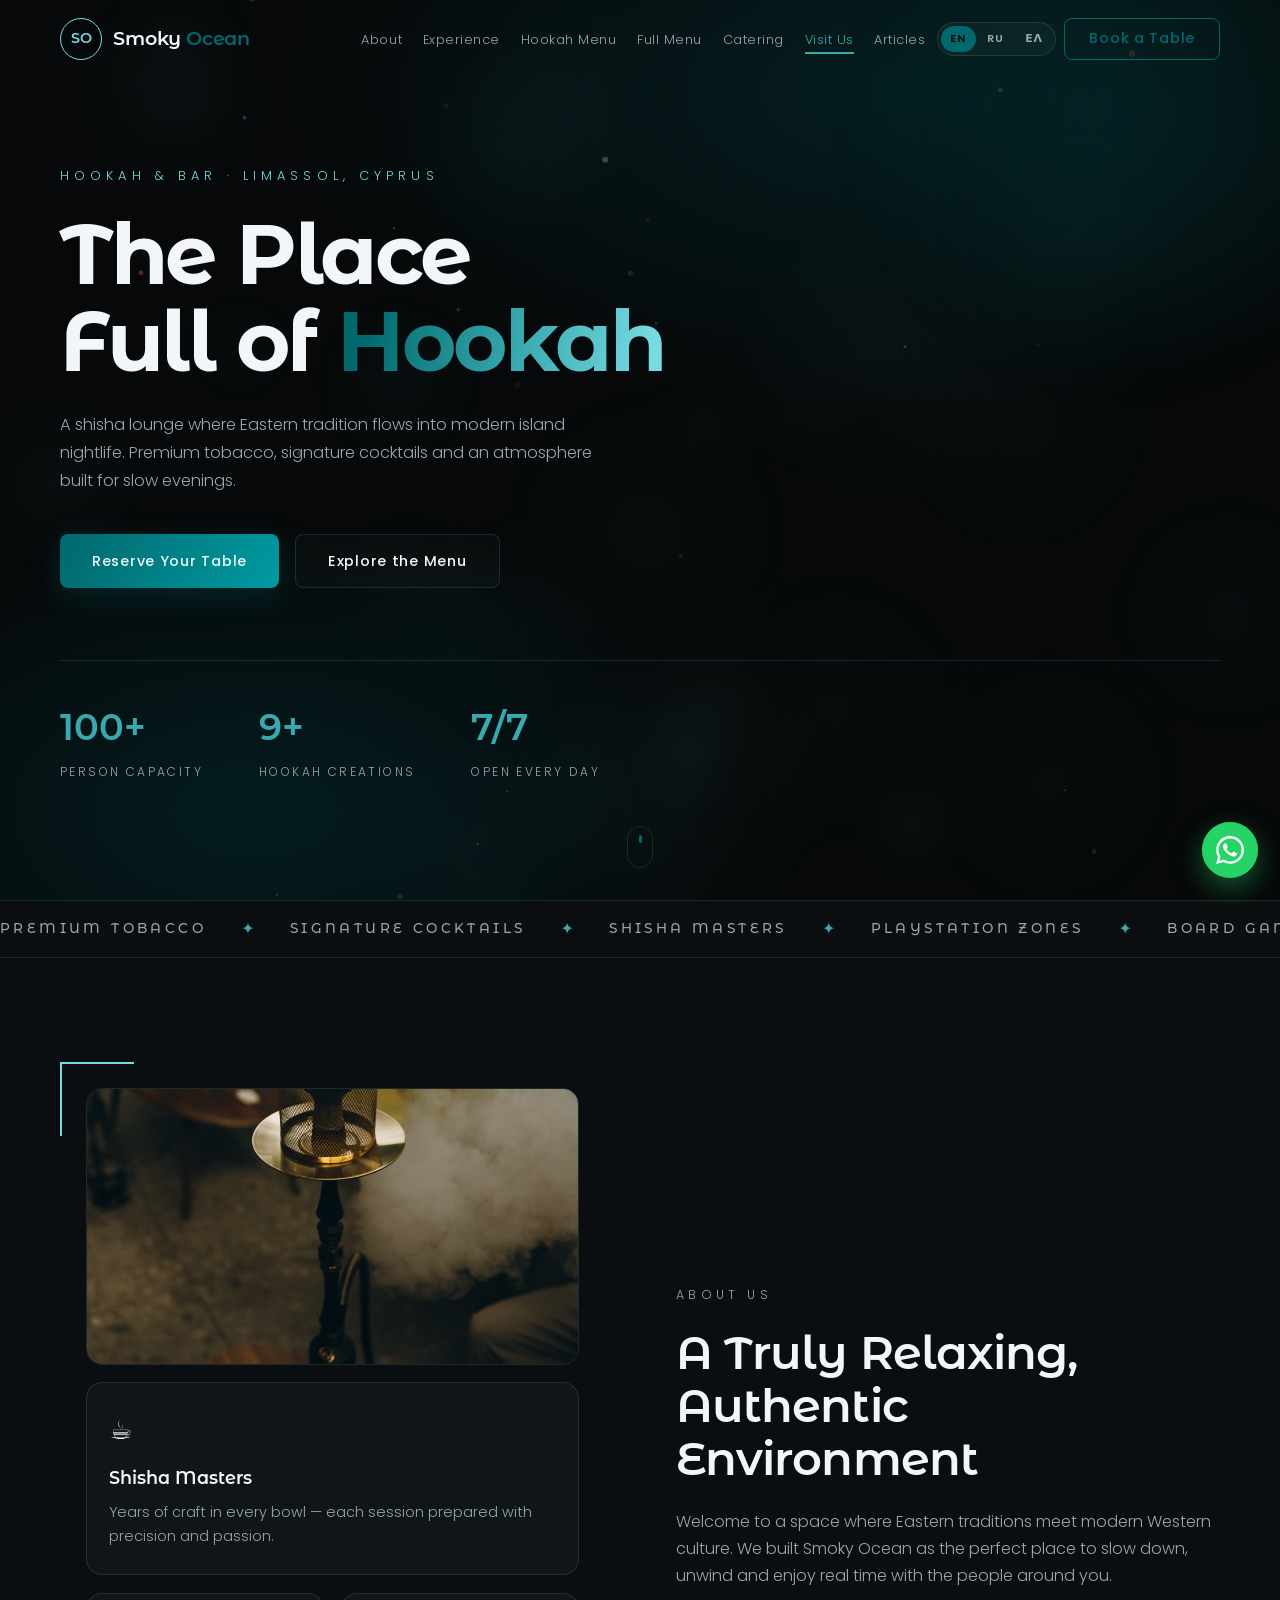
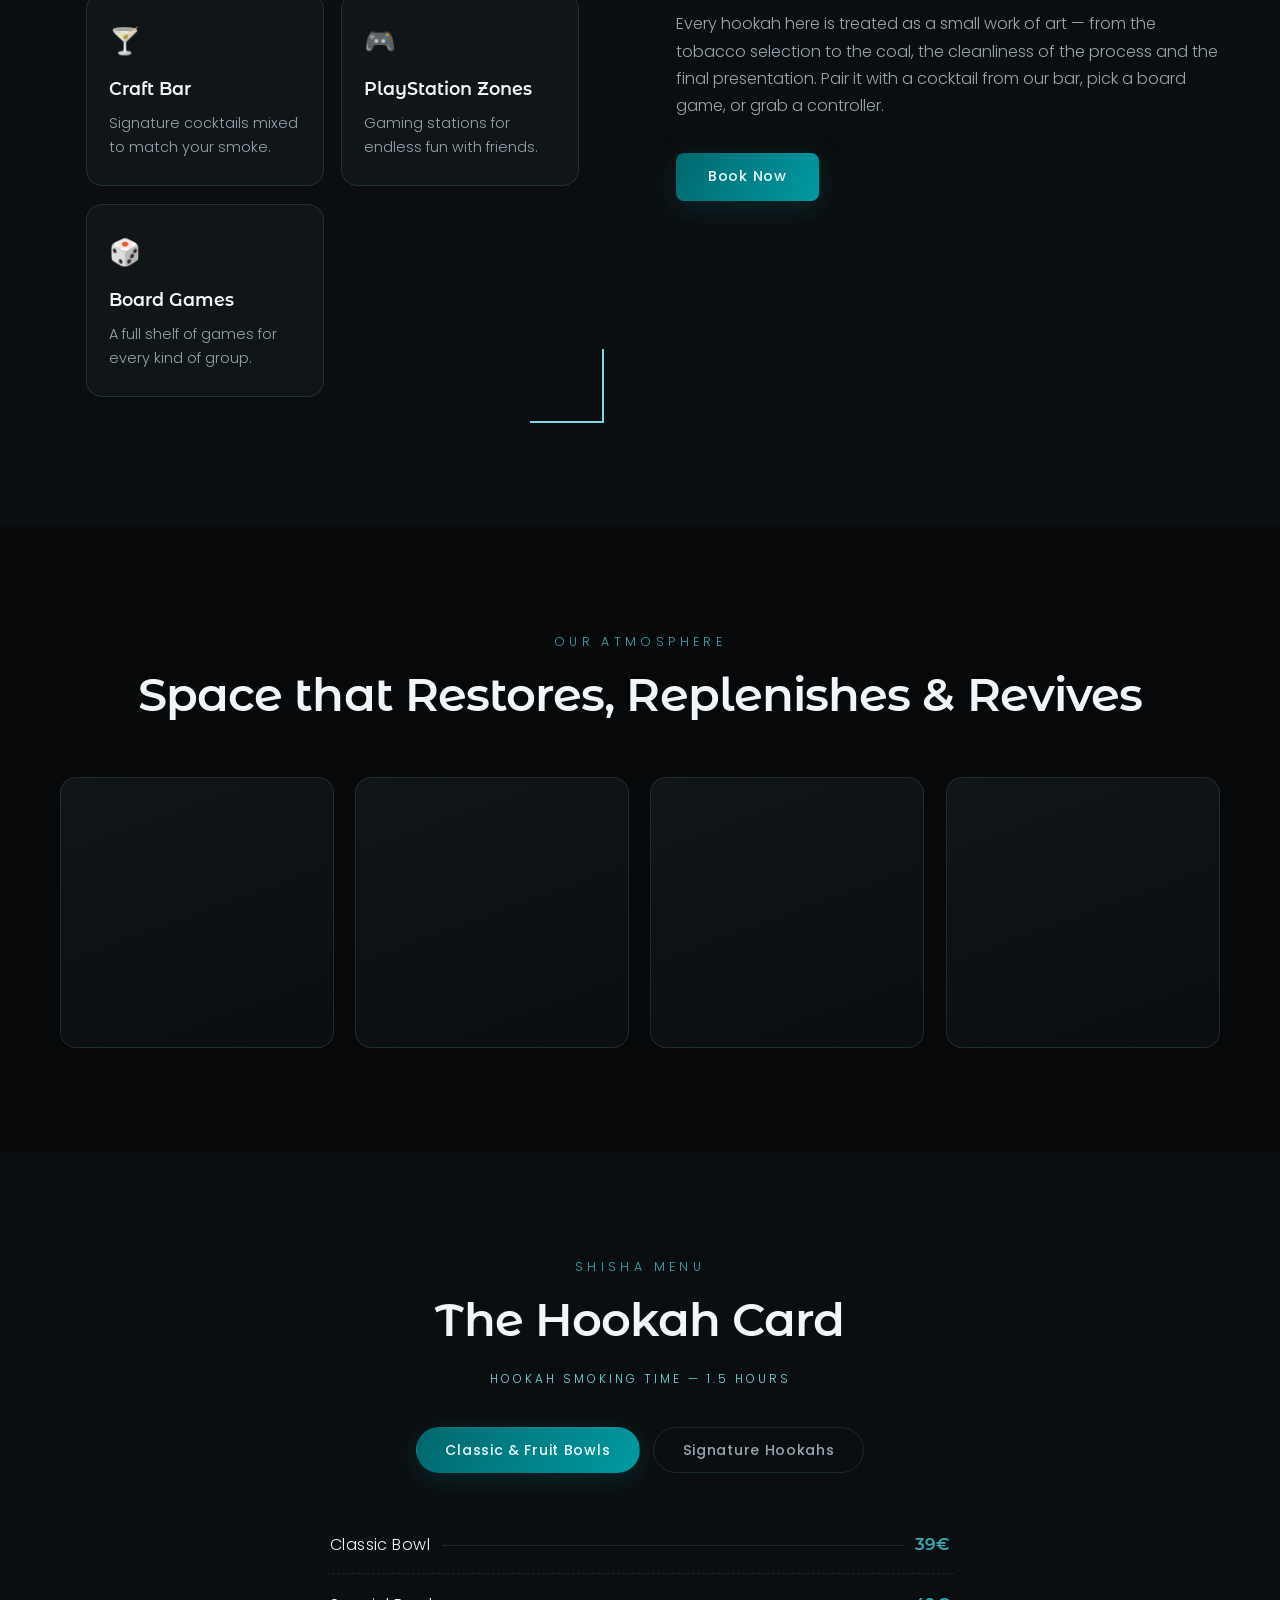
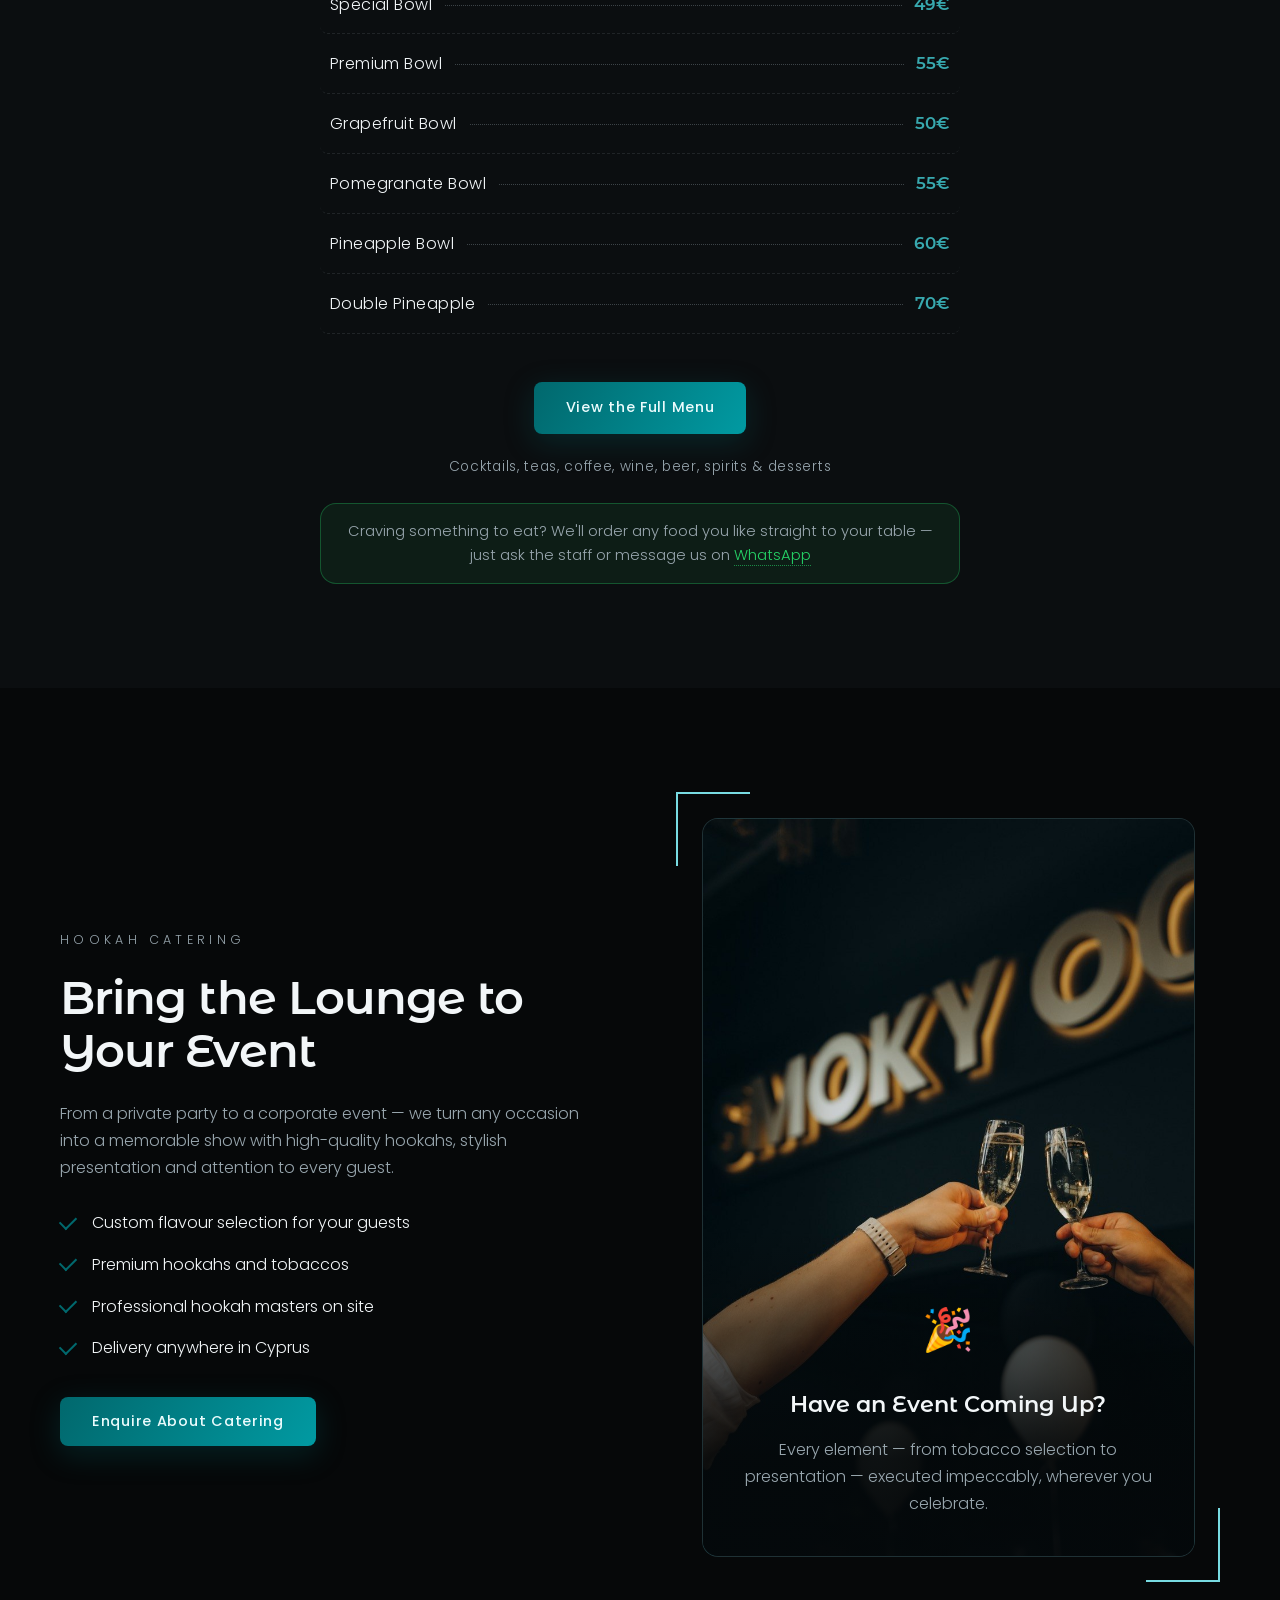
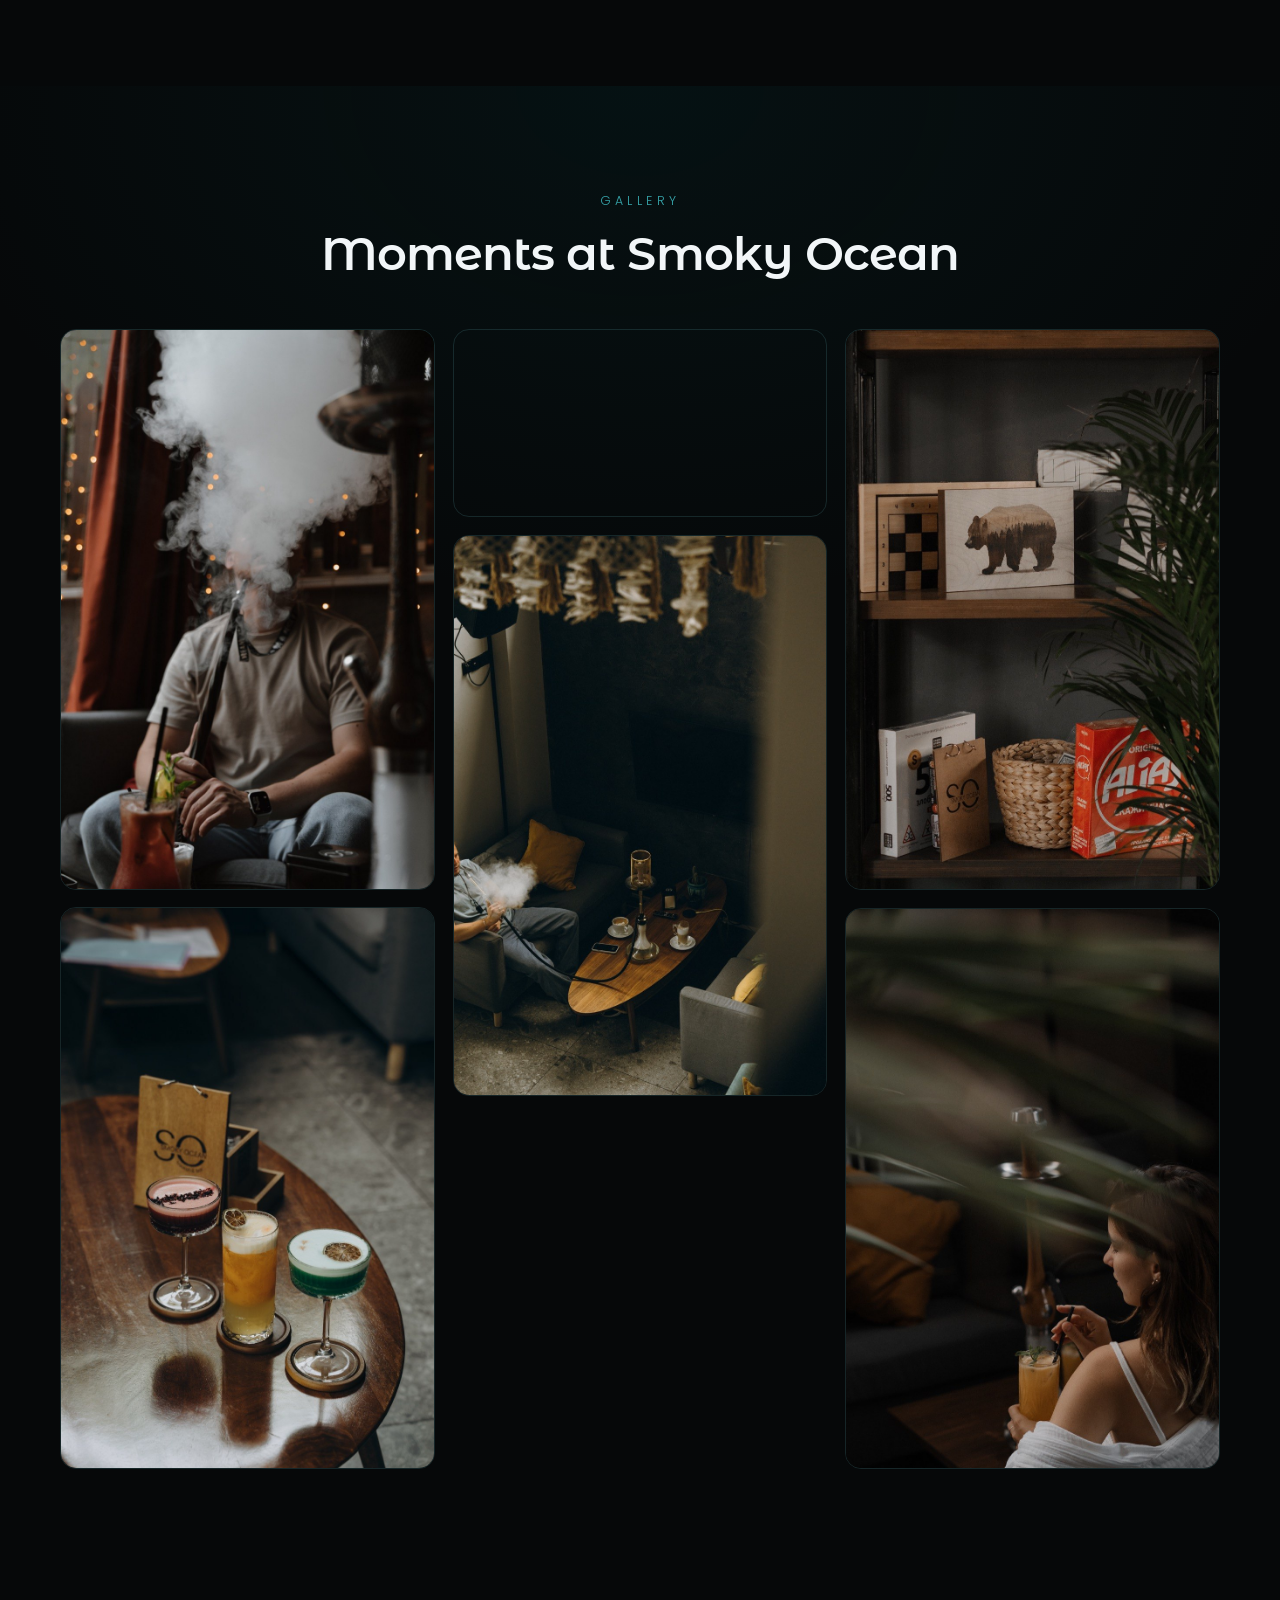
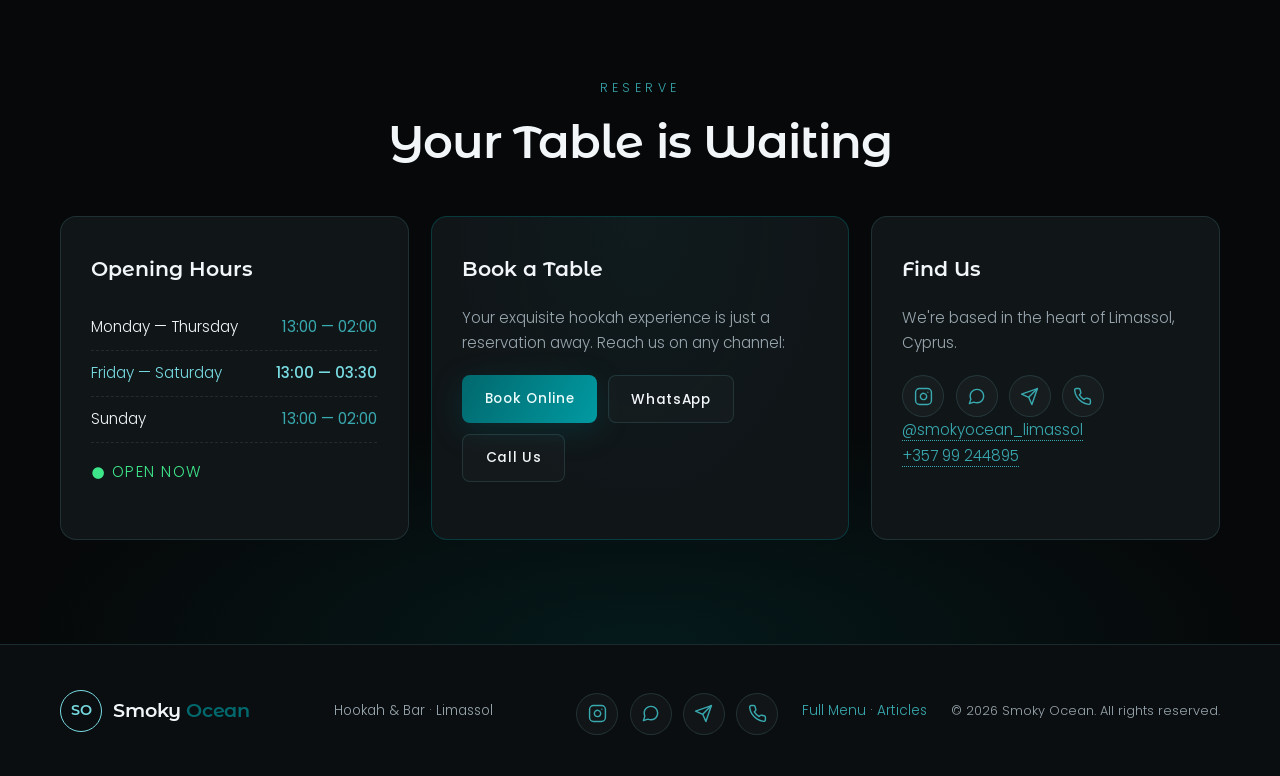
<file: index.html>
<!DOCTYPE html>
<html lang="en">
<head>
  <meta charset="UTF-8" />
  <meta name="viewport" content="width=device-width, initial-scale=1.0" />

  <!-- Primary SEO -->
  <title>Smoky Ocean — Hookah Lounge &amp; Shisha Bar in Limassol, Cyprus</title>
  <meta name="description" content="Smoky Ocean is a premium hookah lounge & shisha bar in Limassol, Cyprus. Signature hookahs, craft cocktails, PlayStation zones, board games and hookah catering. Open every day from 13:00 — book your table via WhatsApp." />
  <meta name="keywords" content="hookah Limassol, shisha Limassol, hookah lounge Cyprus, shisha bar Limassol, hookah bar Cyprus, кальян Лимассол, кальянная Кипр, ναργιλές Λεμεσός, hookah catering Cyprus, Smoky Ocean" />
  <meta name="robots" content="index, follow, max-image-preview:large" />
  <meta name="author" content="Smoky Ocean" />
  <meta name="geo.region" content="CY-02" />
  <meta name="geo.placename" content="Limassol" />
  <meta name="theme-color" content="#060809" />
  <link rel="canonical" href="https://www.smokyocean.cy/" />

  <!-- Open Graph -->
  <meta property="og:type" content="business.business" />
  <meta property="og:site_name" content="Smoky Ocean" />
  <meta property="og:title" content="Smoky Ocean — Hookah Lounge &amp; Shisha Bar in Limassol, Cyprus" />
  <meta property="og:description" content="Premium hookahs, signature cocktails and a truly relaxing atmosphere in the heart of Limassol. Open every day 13:00–02:00 (Fri–Sat until 03:30)." />
  <meta property="og:url" content="https://www.smokyocean.cy/" />
  <meta property="og:image" content="https://www.smokyocean.cy/img/event-toast.jpg" />
  <meta property="og:image:alt" content="Guests toasting with champagne under the Smoky Ocean sign" />
  <meta property="og:locale" content="en_US" />
  <meta property="og:locale:alternate" content="ru_RU" />
  <meta property="og:locale:alternate" content="el_GR" />

  <!-- Twitter -->
  <meta name="twitter:card" content="summary_large_image" />
  <meta name="twitter:title" content="Smoky Ocean — Hookah Lounge &amp; Shisha Bar in Limassol" />
  <meta name="twitter:description" content="Premium hookahs, signature cocktails and a truly relaxing atmosphere in the heart of Limassol, Cyprus." />
  <meta name="twitter:image" content="https://www.smokyocean.cy/img/event-toast.jpg" />

  <link rel="preconnect" href="https://fonts.googleapis.com" />
  <link rel="preconnect" href="https://fonts.gstatic.com" crossorigin />
  <link href="https://fonts.googleapis.com/css2?family=Montserrat+Alternates:wght@400;500;600;700&family=Poppins:wght@300;400;500;600&display=swap" rel="stylesheet" />
  <link rel="stylesheet" href="css/styles.css" />

  <!-- Structured data: local business -->
  <script type="application/ld+json">
  {
    "@context": "https://schema.org",
    "@type": "BarOrPub",
    "@id": "https://www.smokyocean.cy/#business",
    "name": "Smoky Ocean",
    "alternateName": "Smoky Ocean Hookah Lounge & Bar",
    "description": "Premium hookah lounge and shisha bar in Limassol, Cyprus. Signature hookahs, craft cocktails, PlayStation zones, board games and hookah catering across Cyprus.",
    "url": "https://www.smokyocean.cy/",
    "image": [
      "https://www.smokyocean.cy/img/event-toast.jpg",
      "https://www.smokyocean.cy/img/hookah-craft.jpg",
      "https://www.smokyocean.cy/img/signature-cocktails.jpg",
      "https://www.smokyocean.cy/img/lounge-interior.jpg"
    ],
    "telephone": "+35799244895",
    "priceRange": "€€",
    "servesCuisine": ["Cocktails", "Tea", "Coffee", "Desserts"],
    "address": {
      "@type": "PostalAddress",
      "addressLocality": "Limassol",
      "addressCountry": "CY"
    },
    "openingHoursSpecification": [
      {
        "@type": "OpeningHoursSpecification",
        "dayOfWeek": ["Monday", "Tuesday", "Wednesday", "Thursday", "Sunday"],
        "opens": "13:00",
        "closes": "02:00"
      },
      {
        "@type": "OpeningHoursSpecification",
        "dayOfWeek": ["Friday", "Saturday"],
        "opens": "13:00",
        "closes": "03:30"
      }
    ],
    "hasMenu": "https://www.smokyocean.cy/menu.html",
    "acceptsReservations": "True",
    "sameAs": [
      "https://instagram.com/smokyocean_limassol"
    ],
    "knowsLanguage": ["en", "ru", "el"],
    "amenityFeature": [
      { "@type": "LocationFeatureSpecification", "name": "Hookah / Shisha", "value": true },
      { "@type": "LocationFeatureSpecification", "name": "PlayStation Zones", "value": true },
      { "@type": "LocationFeatureSpecification", "name": "Board Games", "value": true },
      { "@type": "LocationFeatureSpecification", "name": "Hookah Catering", "value": true }
    ]
  }
  </script>

  <!-- Structured data: website -->
  <script type="application/ld+json">
  {
    "@context": "https://schema.org",
    "@type": "WebSite",
    "@id": "https://www.smokyocean.cy/#website",
    "name": "Smoky Ocean",
    "url": "https://www.smokyocean.cy/",
    "inLanguage": ["en", "ru", "el"],
    "publisher": { "@id": "https://www.smokyocean.cy/#business" }
  }
  </script>
</head>
<body>

  <!-- ===== Navigation ===== -->
  <header class="site-header" id="top">
    <nav class="nav container">
      <a href="#top" class="nav__brand">
        <span class="nav__brand-mark">SO</span>
        <span class="nav__brand-name">Smoky <em>Ocean</em></span>
      </a>
      <ul class="nav__links" id="navLinks">
        <li><a href="#about" data-spy data-i18n="nav.about">About</a></li>
        <li><a href="#experience" data-spy data-i18n="nav.experience">Experience</a></li>
        <li><a href="#menu" data-spy data-i18n="nav.hookahMenu">Hookah Menu</a></li>
        <li><a href="menu.html" data-i18n="nav.fullMenu">Full Menu</a></li>
        <li><a href="#catering" data-spy data-i18n="nav.catering">Catering</a></li>
        <li><a href="#visit" data-spy data-i18n="nav.visit">Visit Us</a></li>
        <li><a href="blog/" data-i18n="nav.blog">Articles</a></li>
      </ul>
      <div class="lang" role="group" aria-label="Language">
        <button class="lang__btn" data-lang="en">EN</button>
        <button class="lang__btn" data-lang="ru">RU</button>
        <button class="lang__btn" data-lang="el">ΕΛ</button>
      </div>
      <button class="btn btn--outline nav__cta" data-open-booking data-i18n="nav.book">Book a Table</button>
      <button class="nav__toggle" id="navToggle" aria-label="Toggle navigation" aria-expanded="false">
        <span></span><span></span><span></span>
      </button>
    </nav>
  </header>

  <!-- ===== Hero ===== -->
  <section class="hero" id="hero">
    <canvas id="smokeCanvas" class="hero__smoke" aria-hidden="true"></canvas>
    <div class="hero__glow" id="heroGlow" aria-hidden="true"></div>
    <div class="container hero__inner" id="heroInner">
      <p class="hero__eyebrow reveal" data-i18n="hero.eyebrow">Hookah &amp; Bar · Limassol, Cyprus</p>
      <h1 class="hero__title reveal" data-i18n-html="hero.title">The Place<br />Full of <span class="text-gradient">Hookah</span></h1>
      <p class="hero__subtitle reveal" data-i18n="hero.subtitle">A shisha lounge where Eastern tradition flows into modern
        island nightlife. Premium tobacco, signature cocktails and an atmosphere built for slow evenings.</p>
      <div class="hero__actions reveal">
        <button class="btn btn--primary" data-open-booking data-i18n="hero.reserve">Reserve Your Table</button>
        <a href="#menu" class="btn btn--ghost" data-i18n="hero.explore">Explore the Menu</a>
      </div>
      <div class="hero__stats reveal">
        <div class="stat">
          <span class="stat__number" data-count="100">0</span><span class="stat__plus">+</span>
          <span class="stat__label" data-i18n="stats.capacity">Person Capacity</span>
        </div>
        <div class="stat">
          <span class="stat__number" data-count="9">0</span><span class="stat__plus">+</span>
          <span class="stat__label" data-i18n="stats.creations">Hookah Creations</span>
        </div>
        <div class="stat">
          <span class="stat__number" data-count="7">0</span><span class="stat__plus">/7</span>
          <span class="stat__label" data-i18n="stats.everyday">Open Every Day</span>
        </div>
      </div>
    </div>
    <a href="#about" class="hero__scroll" aria-label="Scroll down"><span></span></a>
  </section>

  <!-- ===== Marquee ribbon ===== -->
  <div class="marquee" aria-hidden="true">
    <div class="marquee__track">
      <span data-i18n="marquee.1">Premium Tobacco</span><i>✦</i>
      <span data-i18n="marquee.2">Signature Cocktails</span><i>✦</i>
      <span data-i18n="marquee.3">Shisha Masters</span><i>✦</i>
      <span data-i18n="marquee.4">PlayStation Zones</span><i>✦</i>
      <span data-i18n="marquee.5">Board Games</span><i>✦</i>
      <span data-i18n="marquee.6">Hookah Catering</span><i>✦</i>
      <span data-i18n="marquee.1">Premium Tobacco</span><i>✦</i>
      <span data-i18n="marquee.2">Signature Cocktails</span><i>✦</i>
      <span data-i18n="marquee.3">Shisha Masters</span><i>✦</i>
      <span data-i18n="marquee.4">PlayStation Zones</span><i>✦</i>
      <span data-i18n="marquee.5">Board Games</span><i>✦</i>
      <span data-i18n="marquee.6">Hookah Catering</span><i>✦</i>
    </div>
  </div>

  <!-- ===== About ===== -->
  <section class="section about" id="about">
    <div class="container grid-2">
      <div class="about__visual reveal">
        <div class="corner-frame">
          <div class="about__frame">
            <div class="about__photo tilt">
              <img src="img/hookah-craft.jpg" alt="Premium hookah with golden wind cover at Smoky Ocean lounge, Limassol" width="853" height="1280" loading="lazy" />
            </div>
            <div class="about__card about__card--big tilt">
              <span class="about__card-icon">&#9749;</span>
              <h3 data-i18n="about.masters">Shisha Masters</h3>
              <p data-i18n="about.mastersText">Years of craft in every bowl — each session prepared with precision and passion.</p>
            </div>
            <div class="about__card tilt">
              <span class="about__card-icon">&#127864;</span>
              <h3 data-i18n="about.bar">Craft Bar</h3>
              <p data-i18n="about.barText">Signature cocktails mixed to match your smoke.</p>
            </div>
            <div class="about__card tilt">
              <span class="about__card-icon">&#127918;</span>
              <h3 data-i18n="about.ps">PlayStation Zones</h3>
              <p data-i18n="about.psText">Gaming stations for endless fun with friends.</p>
            </div>
            <div class="about__card tilt">
              <span class="about__card-icon">&#127922;</span>
              <h3 data-i18n="about.games">Board Games</h3>
              <p data-i18n="about.gamesText">A full shelf of games for every kind of group.</p>
            </div>
          </div>
        </div>
      </div>
      <div class="about__content">
        <p class="section-eyebrow reveal" data-i18n="about.eyebrow">About Us</p>
        <h2 class="section-title reveal" data-i18n="about.title">A Truly Relaxing, Authentic Environment</h2>
        <p class="reveal" data-i18n="about.p1">Welcome to a space where Eastern traditions meet modern Western culture.
          We built Smoky Ocean as the perfect place to slow down, unwind and enjoy real time
          with the people around you.</p>
        <p class="reveal" data-i18n="about.p2">Every hookah here is treated as a small work of art — from the tobacco
          selection to the coal, the cleanliness of the process and the final presentation.
          Pair it with a cocktail from our bar, pick a board game, or grab a controller.</p>
        <button class="btn btn--primary reveal" data-open-booking data-i18n="about.cta">Book Now</button>
      </div>
    </div>
  </section>

  <!-- ===== Experience / Atmosphere ===== -->
  <section class="section experience" id="experience">
    <div class="container">
      <p class="section-eyebrow center reveal" data-i18n="exp.eyebrow">Our Atmosphere</p>
      <h2 class="section-title center reveal" data-i18n="exp.title">Space that Restores, Replenishes &amp; Revives</h2>
      <div class="experience__grid">
        <article class="exp-card tilt reveal">
          <div class="exp-card__num">01</div>
          <h3 data-i18n="exp.1">Premium Tobacco</h3>
          <p data-i18n="exp.1Text">Only premium tobaccos, natural flavourings and special touches that make every flavour unique and memorable.</p>
        </article>
        <article class="exp-card tilt reveal">
          <div class="exp-card__num">02</div>
          <h3 data-i18n="exp.2">Signature Cocktails</h3>
          <p data-i18n="exp.2Text">An expertly crafted bar menu — from classics to house creations built around our ocean theme.</p>
        </article>
        <article class="exp-card tilt reveal">
          <div class="exp-card__num">03</div>
          <h3 data-i18n="exp.3">Lounge Comfort</h3>
          <p data-i18n="exp.3Text">Cozy lounge seating, warm light and the right music — designed for long, easy evenings.</p>
        </article>
        <article class="exp-card tilt reveal">
          <div class="exp-card__num">04</div>
          <h3 data-i18n="exp.4">Clean &amp; Safe</h3>
          <p data-i18n="exp.4Text">Special attention to the quality of coal, hygiene and safety of every smoking session.</p>
        </article>
      </div>
    </div>
  </section>

  <!-- ===== Menu ===== -->
  <section class="section menu" id="menu">
    <div class="container">
      <p class="section-eyebrow center reveal" data-i18n="menu.eyebrow">Shisha Menu</p>
      <h2 class="section-title center reveal" data-i18n="menu.title">The Hookah Card</h2>
      <p class="menu__note center reveal" data-i18n="menu.note">Hookah smoking time — 1.5 hours</p>

      <div class="menu__tabs reveal" role="tablist" aria-label="Hookah menu categories">
        <button class="menu__tab active" role="tab" aria-selected="true" data-tab="classic" data-i18n="menu.tabClassic">Classic &amp; Fruit Bowls</button>
        <button class="menu__tab" role="tab" aria-selected="false" data-tab="signature" data-i18n="menu.tabSignature">Signature Hookahs</button>
      </div>

      <div class="menu__panels reveal">
        <div class="menu__panel active" data-panel="classic" role="tabpanel">
          <ul class="menu-list">
            <li class="menu-item">
              <div class="menu-item__row"><span class="menu-item__name" data-i18n="menu.classicBowl">Classic Bowl</span><span class="menu-item__dots"></span><span class="menu-item__price">39€</span></div>
            </li>
            <li class="menu-item">
              <div class="menu-item__row"><span class="menu-item__name" data-i18n="menu.specialBowl">Special Bowl</span><span class="menu-item__dots"></span><span class="menu-item__price">49€</span></div>
            </li>
            <li class="menu-item">
              <div class="menu-item__row"><span class="menu-item__name" data-i18n="menu.premiumBowl">Premium Bowl</span><span class="menu-item__dots"></span><span class="menu-item__price">55€</span></div>
            </li>
            <li class="menu-item">
              <div class="menu-item__row"><span class="menu-item__name" data-i18n="menu.grapefruitBowl">Grapefruit Bowl</span><span class="menu-item__dots"></span><span class="menu-item__price">50€</span></div>
            </li>
            <li class="menu-item">
              <div class="menu-item__row"><span class="menu-item__name" data-i18n="menu.pomegranateBowl">Pomegranate Bowl</span><span class="menu-item__dots"></span><span class="menu-item__price">55€</span></div>
            </li>
            <li class="menu-item">
              <div class="menu-item__row"><span class="menu-item__name" data-i18n="menu.pineappleBowl">Pineapple Bowl</span><span class="menu-item__dots"></span><span class="menu-item__price">60€</span></div>
            </li>
            <li class="menu-item">
              <div class="menu-item__row"><span class="menu-item__name" data-i18n="menu.doublePineapple">Double Pineapple</span><span class="menu-item__dots"></span><span class="menu-item__price">70€</span></div>
            </li>
          </ul>
        </div>

        <div class="menu__panel" data-panel="signature" role="tabpanel">
          <div class="signature-card signature-card--featured tilt">
            <span class="signature-card__badge" data-i18n="menu.houseSpecial">House Special</span>
            <div class="signature-card__head">
              <h4>Smoky Ocean</h4>
              <span class="signature-card__price">79€</span>
            </div>
            <p data-i18n="sig.smoky">Refreshing berry mix with a hint of alcohol on a watermelon bowl. In the flask: berries, blue curaçao and ice.</p>
          </div>
          <div class="signature-card tilt">
            <span class="signature-card__badge signature-card__badge--new" data-i18n="menu.new">New</span>
            <div class="signature-card__head">
              <h4>Wild Taiga</h4>
              <span class="signature-card__price">79€</span>
            </div>
            <p data-i18n="sig.taiga">Pine-flavored mix in a fresh grapefruit bowl. Flask with pine cones, grapefruit and ice — served with a shot of Jägermeister.</p>
          </div>
          <div class="signature-card tilt">
            <span class="signature-card__badge signature-card__badge--new" data-i18n="menu.new">New</span>
            <div class="signature-card__head">
              <h4>Deep Blue Ocean</h4>
              <span class="signature-card__price">69€</span>
            </div>
            <p data-i18n="sig.deep">Tropical mix in a pineapple bowl. Flask filled with stones, decorative fish and ice.</p>
          </div>
          <div class="signature-card tilt">
            <div class="signature-card__head">
              <h4>Tropical Paradise</h4>
              <span class="signature-card__price">69€</span>
            </div>
            <p data-i18n="sig.tropical">Sweet tropical mix on a pineapple bowl. In the flask: pineapple juice, cream and ice.</p>
          </div>
          <div class="signature-card tilt">
            <div class="signature-card__head">
              <h4>Subzero</h4>
              <span class="signature-card__price">69€</span>
            </div>
            <p data-i18n="sig.subzero">Frosty berry mix in a Subzero bowl. Flask filled with ice cubes and Blue Curaçao.</p>
          </div>
        </div>
      </div>

      <div class="menu__cta reveal">
        <a href="menu.html" class="btn btn--primary" data-i18n="menu.cta">View the Full Menu</a>
        <p data-i18n="menu.ctaSub">Cocktails, teas, coffee, wine, beer, spirits &amp; desserts</p>
      </div>

      <p class="food-note reveal">
        <span data-i18n="food.note">Craving something to eat? We'll order any food you like straight to your table — just ask the staff or message us on</span>
        <a href="https://wa.me/35799244895" target="_blank" rel="noopener">WhatsApp</a>
      </p>
    </div>
  </section>

  <!-- ===== Catering ===== -->
  <section class="section catering" id="catering">
    <div class="container grid-2 grid-2--reverse">
      <div class="catering__content">
        <p class="section-eyebrow reveal" data-i18n="cat.eyebrow">Hookah Catering</p>
        <h2 class="section-title reveal" data-i18n="cat.title">Bring the Lounge to Your Event</h2>
        <p class="reveal" data-i18n="cat.p">From a private party to a corporate event — we turn any occasion into
          a memorable show with high-quality hookahs, stylish presentation and attention
          to every guest.</p>
        <ul class="check-list reveal">
          <li data-i18n="cat.li1">Custom flavour selection for your guests</li>
          <li data-i18n="cat.li2">Premium hookahs and tobaccos</li>
          <li data-i18n="cat.li3">Professional hookah masters on site</li>
          <li data-i18n="cat.li4">Delivery anywhere in Cyprus</li>
        </ul>
        <button class="btn btn--primary reveal" data-open-catering data-i18n="cat.cta">Enquire About Catering</button>
      </div>
      <div class="catering__visual reveal">
        <div class="corner-frame">
          <div class="catering__panel catering__panel--photo tilt">
            <img class="catering__photo" src="img/event-toast.jpg" alt="Guests toasting with champagne under the Smoky Ocean sign at a private event" width="853" height="1280" loading="lazy" />
            <div class="catering__panel-overlay">
              <span class="catering__icon" aria-hidden="true">&#127881;</span>
              <h3 data-i18n="cat.panelTitle">Have an Event Coming Up?</h3>
              <p data-i18n="cat.panelText">Every element — from tobacco selection to presentation — executed impeccably, wherever you celebrate.</p>
            </div>
          </div>
        </div>
      </div>
    </div>
  </section>

  <!-- ===== Gallery ===== -->
  <section class="section gallery" id="gallery">
    <div class="container">
      <p class="section-eyebrow center reveal" data-i18n="gal.eyebrow">Gallery</p>
      <h2 class="section-title center reveal" data-i18n="gal.title">Moments at Smoky Ocean</h2>
      <div class="gallery__grid reveal">
        <figure class="gallery__item">
          <img src="img/lounge-smoke.jpg" alt="Guest exhaling a thick cloud of hookah smoke in the Smoky Ocean lounge" width="854" height="1280" loading="lazy" />
        </figure>
        <figure class="gallery__item">
          <img src="img/signature-cocktails.jpg" alt="Three signature cocktails next to the Smoky Ocean menu" width="853" height="1280" loading="lazy" />
        </figure>
        <figure class="gallery__item">
          <video src="img/lounge-vibes.mp4" autoplay muted loop playsinline aria-label="Smoky Ocean lounge atmosphere video"></video>
        </figure>
        <figure class="gallery__item">
          <img src="img/lounge-interior.jpg" alt="Cozy lounge seating with hookah and coffee at Smoky Ocean, Limassol" width="853" height="1280" loading="lazy" />
        </figure>
        <figure class="gallery__item">
          <img src="img/board-games.jpg" alt="Shelf of board games at Smoky Ocean hookah lounge" width="853" height="1280" loading="lazy" />
        </figure>
        <figure class="gallery__item">
          <img src="img/guest-cocktail.jpg" alt="Guest enjoying a cocktail next to a hookah at Smoky Ocean" width="853" height="1280" loading="lazy" />
        </figure>
      </div>
    </div>
  </section>

  <!-- ===== Visit / Reservation ===== -->
  <section class="section visit" id="visit">
    <div class="container">
      <p class="section-eyebrow center reveal" data-i18n="visit.eyebrow">Reserve</p>
      <h2 class="section-title center reveal" data-i18n="visit.title">Your Table is Waiting</h2>
      <div class="visit__grid">
        <div class="visit__card tilt reveal">
          <h3 data-i18n="visit.hours">Opening Hours</h3>
          <ul class="hours-list" id="hoursList">
            <li data-days="1,2,3,4"><span data-i18n="visit.monThu">Monday — Thursday</span><span>13:00 — 02:00</span></li>
            <li data-days="5,6"><span data-i18n="visit.friSat">Friday — Saturday</span><span>13:00 — 03:30</span></li>
            <li data-days="0"><span data-i18n="visit.sun">Sunday</span><span>13:00 — 02:00</span></li>
          </ul>
          <p class="visit__status" id="openStatus"></p>
        </div>
        <div class="visit__card visit__card--accent tilt reveal">
          <h3 data-i18n="visit.book">Book a Table</h3>
          <p data-i18n="visit.bookText">Your exquisite hookah experience is just a reservation away. Reach us on any channel:</p>
          <div class="visit__actions">
            <button class="btn btn--primary" data-open-booking data-i18n="visit.bookOnline">Book Online</button>
            <a class="btn btn--ghost" href="https://wa.me/35799244895" target="_blank" rel="noopener">WhatsApp</a>
            <a class="btn btn--ghost" href="tel:+35799244895" data-i18n="visit.call">Call Us</a>
          </div>
        </div>
        <div class="visit__card tilt reveal">
          <h3 data-i18n="visit.find">Find Us</h3>
          <p data-i18n="visit.findText">We're based in the heart of Limassol, Cyprus.</p>
          <div class="socials">
            <a class="socials__link" href="https://instagram.com/smokyocean_limassol" target="_blank" rel="noopener" aria-label="Instagram">
              <svg viewBox="0 0 24 24" fill="none" stroke="currentColor" stroke-width="1.8" stroke-linecap="round" stroke-linejoin="round"><rect x="2" y="2" width="20" height="20" rx="5" ry="5"/><path d="M16 11.37A4 4 0 1 1 12.63 8 4 4 0 0 1 16 11.37z"/><line x1="17.5" y1="6.5" x2="17.51" y2="6.5"/></svg>
            </a>
            <a class="socials__link" href="https://wa.me/35799244895" target="_blank" rel="noopener" aria-label="WhatsApp">
              <svg viewBox="0 0 24 24" fill="none" stroke="currentColor" stroke-width="1.8" stroke-linecap="round" stroke-linejoin="round"><path d="M21 11.5a8.38 8.38 0 0 1-.9 3.8 8.5 8.5 0 0 1-7.6 4.7 8.38 8.38 0 0 1-3.8-.9L3 21l1.9-5.7a8.38 8.38 0 0 1-.9-3.8 8.5 8.5 0 0 1 4.7-7.6 8.38 8.38 0 0 1 3.8-.9h.5a8.48 8.48 0 0 1 8 8v.5z"/></svg>
            </a>
            <a class="socials__link" href="https://t.me/+35799244895" target="_blank" rel="noopener" aria-label="Telegram">
              <svg viewBox="0 0 24 24" fill="none" stroke="currentColor" stroke-width="1.8" stroke-linecap="round" stroke-linejoin="round"><line x1="22" y1="2" x2="11" y2="13"/><polygon points="22 2 15 22 11 13 2 9 22 2"/></svg>
            </a>
            <a class="socials__link" href="tel:+35799244895" aria-label="Phone">
              <svg viewBox="0 0 24 24" fill="none" stroke="currentColor" stroke-width="1.8" stroke-linecap="round" stroke-linejoin="round"><path d="M22 16.92v3a2 2 0 0 1-2.18 2 19.79 19.79 0 0 1-8.63-3.07 19.5 19.5 0 0 1-6-6 19.79 19.79 0 0 1-3.07-8.67A2 2 0 0 1 4.11 2h3a2 2 0 0 1 2 1.72 12.84 12.84 0 0 0 .7 2.81 2 2 0 0 1-.45 2.11L8.09 9.91a16 16 0 0 0 6 6l1.27-1.27a2 2 0 0 1 2.11-.45 12.84 12.84 0 0 0 2.81.7A2 2 0 0 1 22 16.92z"/></svg>
            </a>
          </div>
          <p class="visit__social">
            <a href="https://instagram.com/smokyocean_limassol" target="_blank" rel="noopener">@smokyocean_limassol</a><br />
            <a href="tel:+35799244895">+357 99 244895</a>
          </p>
        </div>
      </div>
    </div>
  </section>

  <!-- ===== Footer ===== -->
  <footer class="footer">
    <div class="container footer__inner">
      <a href="#top" class="nav__brand">
        <span class="nav__brand-mark">SO</span>
        <span class="nav__brand-name">Smoky <em>Ocean</em></span>
      </a>
      <p class="footer__tag" data-i18n="footer.tag">Hookah &amp; Bar · Limassol</p>
      <div class="socials socials--footer">
        <a class="socials__link" href="https://instagram.com/smokyocean_limassol" target="_blank" rel="noopener" aria-label="Instagram">
          <svg viewBox="0 0 24 24" fill="none" stroke="currentColor" stroke-width="1.8" stroke-linecap="round" stroke-linejoin="round"><rect x="2" y="2" width="20" height="20" rx="5" ry="5"/><path d="M16 11.37A4 4 0 1 1 12.63 8 4 4 0 0 1 16 11.37z"/><line x1="17.5" y1="6.5" x2="17.51" y2="6.5"/></svg>
        </a>
        <a class="socials__link" href="https://wa.me/35799244895" target="_blank" rel="noopener" aria-label="WhatsApp">
          <svg viewBox="0 0 24 24" fill="none" stroke="currentColor" stroke-width="1.8" stroke-linecap="round" stroke-linejoin="round"><path d="M21 11.5a8.38 8.38 0 0 1-.9 3.8 8.5 8.5 0 0 1-7.6 4.7 8.38 8.38 0 0 1-3.8-.9L3 21l1.9-5.7a8.38 8.38 0 0 1-.9-3.8 8.5 8.5 0 0 1 4.7-7.6 8.38 8.38 0 0 1 3.8-.9h.5a8.48 8.48 0 0 1 8 8v.5z"/></svg>
        </a>
        <a class="socials__link" href="https://t.me/+35799244895" target="_blank" rel="noopener" aria-label="Telegram">
          <svg viewBox="0 0 24 24" fill="none" stroke="currentColor" stroke-width="1.8" stroke-linecap="round" stroke-linejoin="round"><line x1="22" y1="2" x2="11" y2="13"/><polygon points="22 2 15 22 11 13 2 9 22 2"/></svg>
        </a>
        <a class="socials__link" href="tel:+35799244895" aria-label="Phone">
          <svg viewBox="0 0 24 24" fill="none" stroke="currentColor" stroke-width="1.8" stroke-linecap="round" stroke-linejoin="round"><path d="M22 16.92v3a2 2 0 0 1-2.18 2 19.79 19.79 0 0 1-8.63-3.07 19.5 19.5 0 0 1-6-6 19.79 19.79 0 0 1-3.07-8.67A2 2 0 0 1 4.11 2h3a2 2 0 0 1 2 1.72 12.84 12.84 0 0 0 .7 2.81 2 2 0 0 1-.45 2.11L8.09 9.91a16 16 0 0 0 6 6l1.27-1.27a2 2 0 0 1 2.11-.45 12.84 12.84 0 0 0 2.81.7A2 2 0 0 1 22 16.92z"/></svg>
        </a>
      </div>
      <p class="footer__links"><a href="menu.html" data-i18n="nav.fullMenu">Full Menu</a> · <a href="blog/" data-i18n="nav.blog">Articles</a></p>
      <p class="footer__copy" data-i18n="footer.copy">© 2026 Smoky Ocean. All rights reserved.</p>
    </div>
  </footer>

  <!-- ===== Booking modal ===== -->
  <div class="modal" id="bookingModal" aria-hidden="true">
    <div class="modal__backdrop" data-close-booking></div>
    <div class="modal__dialog" role="dialog" aria-modal="true" aria-labelledby="bookingTitle">
      <button class="modal__close" data-close-booking aria-label="Close">&times;</button>
      <h3 id="bookingTitle" data-i18n="modal.title">Reserve a Table</h3>
      <p class="modal__hint" data-i18n="modal.hint">Fill in the details and we'll open WhatsApp with your booking message ready to send.</p>
      <form id="bookingForm" class="booking-form">
        <div class="booking-form__row">
          <label><span data-i18n="modal.name">Name</span>
            <input type="text" name="name" required placeholder="Your name" data-i18n-ph="modal.namePh" />
          </label>
          <label><span data-i18n="modal.guests">Guests</span>
            <select name="guests">
              <option>2</option><option>3</option><option>4</option>
              <option>5</option><option>6</option><option>7+</option>
            </select>
          </label>
        </div>
        <div class="booking-form__row">
          <label><span data-i18n="modal.date">Date</span>
            <input type="date" name="date" required />
          </label>
          <label><span data-i18n="modal.time">Time</span>
            <select name="time" id="timeSelect" required></select>
          </label>
        </div>
        <label><span data-i18n="modal.note">Note (optional)</span>
          <input type="text" name="note" placeholder="Birthday, window table, catering enquiry…" data-i18n-ph="modal.notePh" />
        </label>
        <button type="submit" class="btn btn--primary booking-form__submit" data-i18n="modal.submit">Send via WhatsApp</button>
      </form>
    </div>
  </div>

  <!-- ===== Catering enquiry modal ===== -->
  <div class="modal" id="cateringModal" aria-hidden="true">
    <div class="modal__backdrop" data-close-catering></div>
    <div class="modal__dialog" role="dialog" aria-modal="true" aria-labelledby="cateringTitle">
      <button class="modal__close" data-close-catering aria-label="Close">&times;</button>
      <h3 id="cateringTitle" data-i18n="catform.title">Hookah Catering Enquiry</h3>
      <p class="modal__hint" data-i18n="catform.hint">Tell us about your event — we'll open WhatsApp with your enquiry ready to send and reply with a quote the same day.</p>
      <form id="cateringForm" class="booking-form">
        <div class="booking-form__row">
          <label><span data-i18n="modal.name">Name</span>
            <input type="text" name="name" required placeholder="Your name" data-i18n-ph="modal.namePh" />
          </label>
          <label><span data-i18n="catform.eventType">Event type</span>
            <select name="type">
              <option value="Birthday" data-i18n="catform.typeBirthday">Birthday</option>
              <option value="Wedding" data-i18n="catform.typeWedding">Wedding</option>
              <option value="Villa / pool party" data-i18n="catform.typeVilla">Villa / pool party</option>
              <option value="Corporate event" data-i18n="catform.typeCorporate">Corporate event</option>
              <option value="Yacht / boat party" data-i18n="catform.typeYacht">Yacht / boat party</option>
              <option value="Other" data-i18n="catform.typeOther">Other</option>
            </select>
          </label>
        </div>
        <div class="booking-form__row">
          <label><span data-i18n="modal.date">Date</span>
            <input type="date" name="date" required />
          </label>
          <label><span data-i18n="catform.guests">Guests</span>
            <select name="guests">
              <option>10–20</option><option>20–40</option><option>40–70</option><option>70+</option>
            </select>
          </label>
        </div>
        <div class="booking-form__row">
          <label><span data-i18n="catform.location">Location</span>
            <input type="text" name="location" required placeholder="Limassol, villa / venue name…" data-i18n-ph="catform.locationPh" />
          </label>
          <label><span data-i18n="catform.hookahs">Hookahs</span>
            <select name="hookahs">
              <option value="Not sure" data-i18n="catform.notSure">Not sure — advise me</option>
              <option>1</option><option>2</option><option>3</option><option>4</option><option>5+</option>
            </select>
          </label>
        </div>
        <label><span data-i18n="catform.note">Anything else? (optional)</span>
          <input type="text" name="note" placeholder="Flavour wishes, timing, budget…" data-i18n-ph="catform.notePh" />
        </label>
        <button type="submit" class="btn btn--primary booking-form__submit" data-i18n="modal.submit">Send via WhatsApp</button>
      </form>
    </div>
  </div>

  <!-- ===== Sticky WhatsApp ===== -->
  <a class="wa-float" href="https://wa.me/35799244895?text=Hello%20Smoky%20Ocean!" target="_blank" rel="noopener" aria-label="Chat with us on WhatsApp">
    <svg viewBox="0 0 24 24" fill="currentColor"><path d="M17.47 14.38c-.3-.15-1.76-.87-2.03-.97-.27-.1-.47-.15-.67.15-.2.3-.77.96-.94 1.16-.17.2-.35.22-.64.07-.3-.15-1.26-.46-2.39-1.47-.88-.79-1.48-1.76-1.65-2.06-.17-.3-.02-.46.13-.61.13-.13.3-.35.44-.52.15-.17.2-.3.3-.5.1-.2.05-.37-.02-.52-.08-.15-.67-1.62-.92-2.22-.24-.58-.49-.5-.67-.51h-.57c-.2 0-.52.07-.79.37-.27.3-1.04 1.02-1.04 2.48 0 1.47 1.07 2.88 1.22 3.08.15.2 2.1 3.2 5.08 4.49.71.31 1.26.49 1.7.63.71.23 1.36.2 1.87.12.57-.09 1.76-.72 2-1.42.25-.7.25-1.29.18-1.42-.08-.12-.28-.2-.57-.34zM12.05 21.79h-.01a9.87 9.87 0 0 1-5.03-1.38l-.36-.21-3.74.98 1-3.65-.24-.37a9.83 9.83 0 0 1-1.51-5.25c0-5.44 4.43-9.87 9.89-9.87a9.8 9.8 0 0 1 6.98 2.9 9.8 9.8 0 0 1 2.9 6.98c0 5.45-4.44 9.87-9.88 9.87zm8.4-18.27A11.8 11.8 0 0 0 12.05 0C5.5 0 .16 5.34.16 11.9c0 2.1.55 4.15 1.59 5.95L.06 24l6.3-1.65a11.87 11.87 0 0 0 5.68 1.45h.01c6.55 0 11.89-5.34 11.89-11.9 0-3.18-1.24-6.16-3.49-8.4z"/></svg>
  </a>

  <!-- ===== Back to top ===== -->
  <button class="to-top" id="toTop" aria-label="Back to top">&#8593;</button>

  <script src="js/i18n.js"></script>
  <script src="js/main.js"></script>
</body>
</html>
</file>
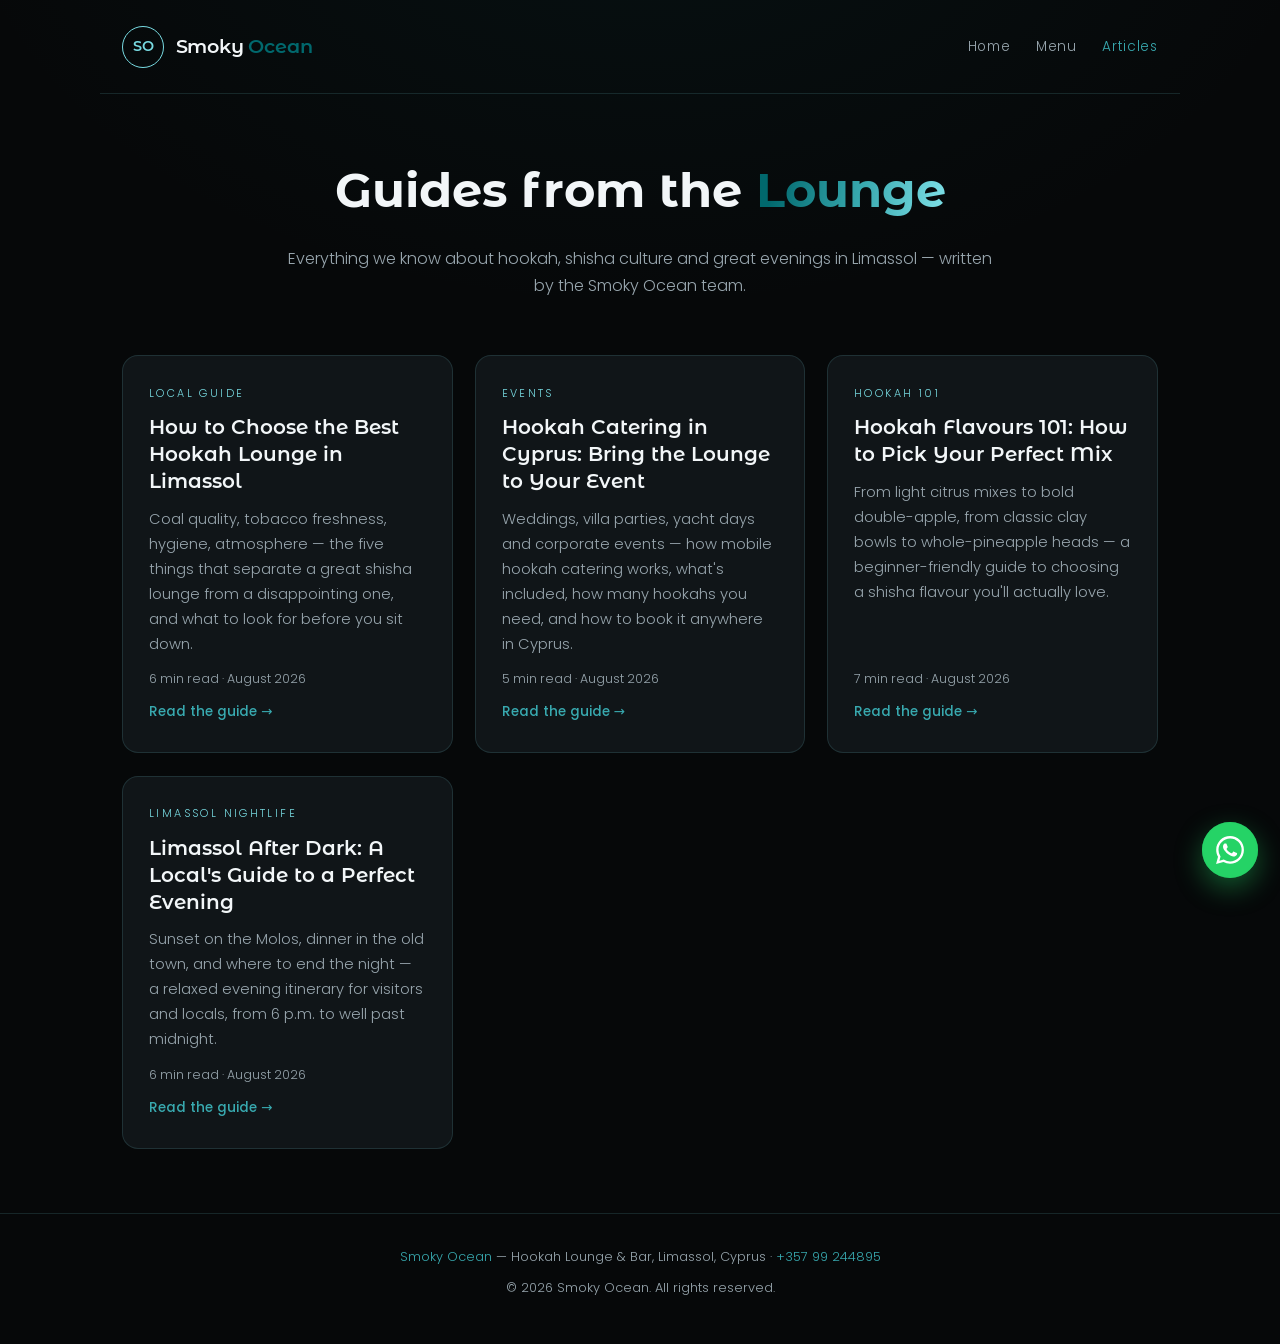
<file: blog/index.html>
<!DOCTYPE html>
<html lang="en">
<head>
  <meta charset="UTF-8" />
  <meta name="viewport" content="width=device-width, initial-scale=1.0" />

  <title>Articles — Hookah Guides &amp; Limassol Nightlife | Smoky Ocean</title>
  <meta name="description" content="Guides from the Smoky Ocean team: how to choose a hookah lounge in Limassol, hookah catering in Cyprus, picking the perfect shisha flavour, and planning a great night out in Limassol." />
  <meta name="robots" content="index, follow" />
  <meta name="theme-color" content="#060809" />
  <link rel="canonical" href="https://www.smokyocean.cy/blog/" />

  <meta property="og:type" content="website" />
  <meta property="og:site_name" content="Smoky Ocean" />
  <meta property="og:title" content="Articles — Hookah Guides &amp; Limassol Nightlife | Smoky Ocean" />
  <meta property="og:description" content="Hookah guides and Limassol nightlife tips from the Smoky Ocean lounge team." />
  <meta property="og:url" content="https://www.smokyocean.cy/blog/" />

  <link rel="preconnect" href="https://fonts.googleapis.com" />
  <link rel="preconnect" href="https://fonts.gstatic.com" crossorigin />
  <link href="https://fonts.googleapis.com/css2?family=Montserrat+Alternates:wght@400;500;600;700&family=Poppins:wght@300;400;500;600&display=swap" rel="stylesheet" />
  <link rel="stylesheet" href="../css/styles.css" />
  <link rel="stylesheet" href="../css/blog.css" />

  <script type="application/ld+json">
  {
    "@context": "https://schema.org",
    "@type": "CollectionPage",
    "@id": "https://www.smokyocean.cy/blog/",
    "name": "Smoky Ocean Articles",
    "description": "Hookah guides and Limassol nightlife tips from the Smoky Ocean lounge team.",
    "url": "https://www.smokyocean.cy/blog/",
    "isPartOf": { "@id": "https://www.smokyocean.cy/#website" },
    "publisher": { "@id": "https://www.smokyocean.cy/#business" }
  }
  </script>
</head>
<body class="blog-page">

  <header class="blog-header">
    <a href="../index.html" class="nav__brand">
      <span class="nav__brand-mark">SO</span>
      <span class="nav__brand-name">Smoky <em>Ocean</em></span>
    </a>
    <nav class="blog-header__links">
      <a href="../index.html">Home</a>
      <a href="../menu.html">Menu</a>
      <a href="index.html" class="active">Articles</a>
    </nav>
  </header>

  <section class="blog-hero">
    <h1>Guides from the <span class="text-gradient">Lounge</span></h1>
    <p>Everything we know about hookah, shisha culture and great evenings in Limassol — written by the Smoky Ocean team.</p>
  </section>

  <main class="blog-grid">
    <article class="blog-card">
      <span class="blog-card__tag">Local Guide</span>
      <h2><a href="best-hookah-lounge-limassol.html">How to Choose the Best Hookah Lounge in Limassol</a></h2>
      <p>Coal quality, tobacco freshness, hygiene, atmosphere — the five things that separate a great shisha lounge from a disappointing one, and what to look for before you sit down.</p>
      <span class="blog-card__meta">6 min read · August 2026</span>
      <a class="blog-card__more" href="best-hookah-lounge-limassol.html">Read the guide →</a>
    </article>

    <article class="blog-card">
      <span class="blog-card__tag">Events</span>
      <h2><a href="hookah-catering-cyprus.html">Hookah Catering in Cyprus: Bring the Lounge to Your Event</a></h2>
      <p>Weddings, villa parties, yacht days and corporate events — how mobile hookah catering works, what's included, how many hookahs you need, and how to book it anywhere in Cyprus.</p>
      <span class="blog-card__meta">5 min read · August 2026</span>
      <a class="blog-card__more" href="hookah-catering-cyprus.html">Read the guide →</a>
    </article>

    <article class="blog-card">
      <span class="blog-card__tag">Hookah 101</span>
      <h2><a href="hookah-flavours-guide.html">Hookah Flavours 101: How to Pick Your Perfect Mix</a></h2>
      <p>From light citrus mixes to bold double-apple, from classic clay bowls to whole-pineapple heads — a beginner-friendly guide to choosing a shisha flavour you'll actually love.</p>
      <span class="blog-card__meta">7 min read · August 2026</span>
      <a class="blog-card__more" href="hookah-flavours-guide.html">Read the guide →</a>
    </article>

    <article class="blog-card">
      <span class="blog-card__tag">Limassol Nightlife</span>
      <h2><a href="limassol-nightlife-guide.html">Limassol After Dark: A Local's Guide to a Perfect Evening</a></h2>
      <p>Sunset on the Molos, dinner in the old town, and where to end the night — a relaxed evening itinerary for visitors and locals, from 6 p.m. to well past midnight.</p>
      <span class="blog-card__meta">6 min read · August 2026</span>
      <a class="blog-card__more" href="limassol-nightlife-guide.html">Read the guide →</a>
    </article>
  </main>

  <footer class="blog-footer">
    <a href="../index.html">Smoky Ocean</a> — Hookah Lounge &amp; Bar, Limassol, Cyprus · <a href="tel:+35799244895">+357 99 244895</a>
    <p>© 2026 Smoky Ocean. All rights reserved.</p>
  </footer>

  <a class="wa-float" href="https://wa.me/35799244895?text=Hello%20Smoky%20Ocean!" target="_blank" rel="noopener" aria-label="Chat with us on WhatsApp">
    <svg viewBox="0 0 24 24" fill="currentColor"><path d="M17.47 14.38c-.3-.15-1.76-.87-2.03-.97-.27-.1-.47-.15-.67.15-.2.3-.77.96-.94 1.16-.17.2-.35.22-.64.07-.3-.15-1.26-.46-2.39-1.47-.88-.79-1.48-1.76-1.65-2.06-.17-.3-.02-.46.13-.61.13-.13.3-.35.44-.52.15-.17.2-.3.3-.5.1-.2.05-.37-.02-.52-.08-.15-.67-1.62-.92-2.22-.24-.58-.49-.5-.67-.51h-.57c-.2 0-.52.07-.79.37-.27.3-1.04 1.02-1.04 2.48 0 1.47 1.07 2.88 1.22 3.08.15.2 2.1 3.2 5.08 4.49.71.31 1.26.49 1.7.63.71.23 1.36.2 1.87.12.57-.09 1.76-.72 2-1.42.25-.7.25-1.29.18-1.42-.08-.12-.28-.2-.57-.34zM12.05 21.79h-.01a9.87 9.87 0 0 1-5.03-1.38l-.36-.21-3.74.98 1-3.65-.24-.37a9.83 9.83 0 0 1-1.51-5.25c0-5.44 4.43-9.87 9.89-9.87a9.8 9.8 0 0 1 6.98 2.9 9.8 9.8 0 0 1 2.9 6.98c0 5.45-4.44 9.87-9.88 9.87zm8.4-18.27A11.8 11.8 0 0 0 12.05 0C5.5 0 .16 5.34.16 11.9c0 2.1.55 4.15 1.59 5.95L.06 24l6.3-1.65a11.87 11.87 0 0 0 5.68 1.45h.01c6.55 0 11.89-5.34 11.89-11.9 0-3.18-1.24-6.16-3.49-8.4z"/></svg>
  </a>

</body>
</html>
</file>
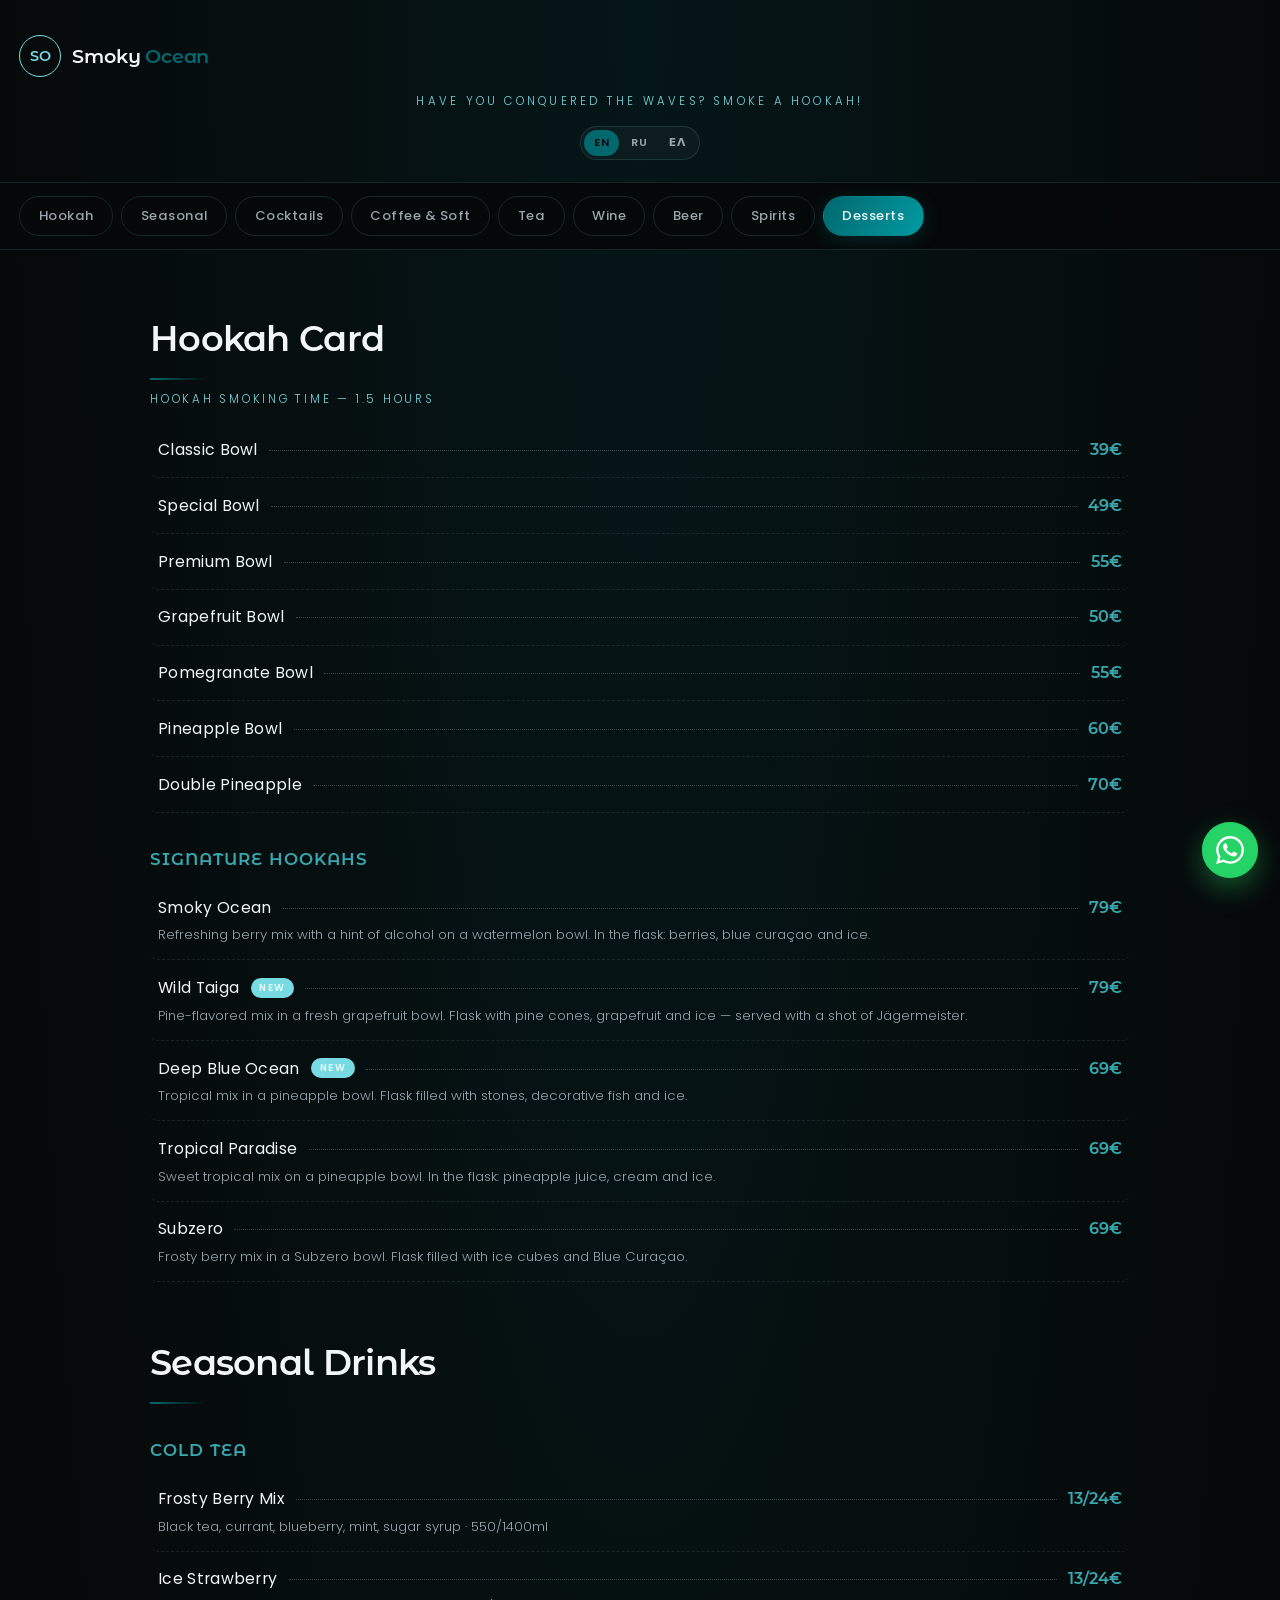
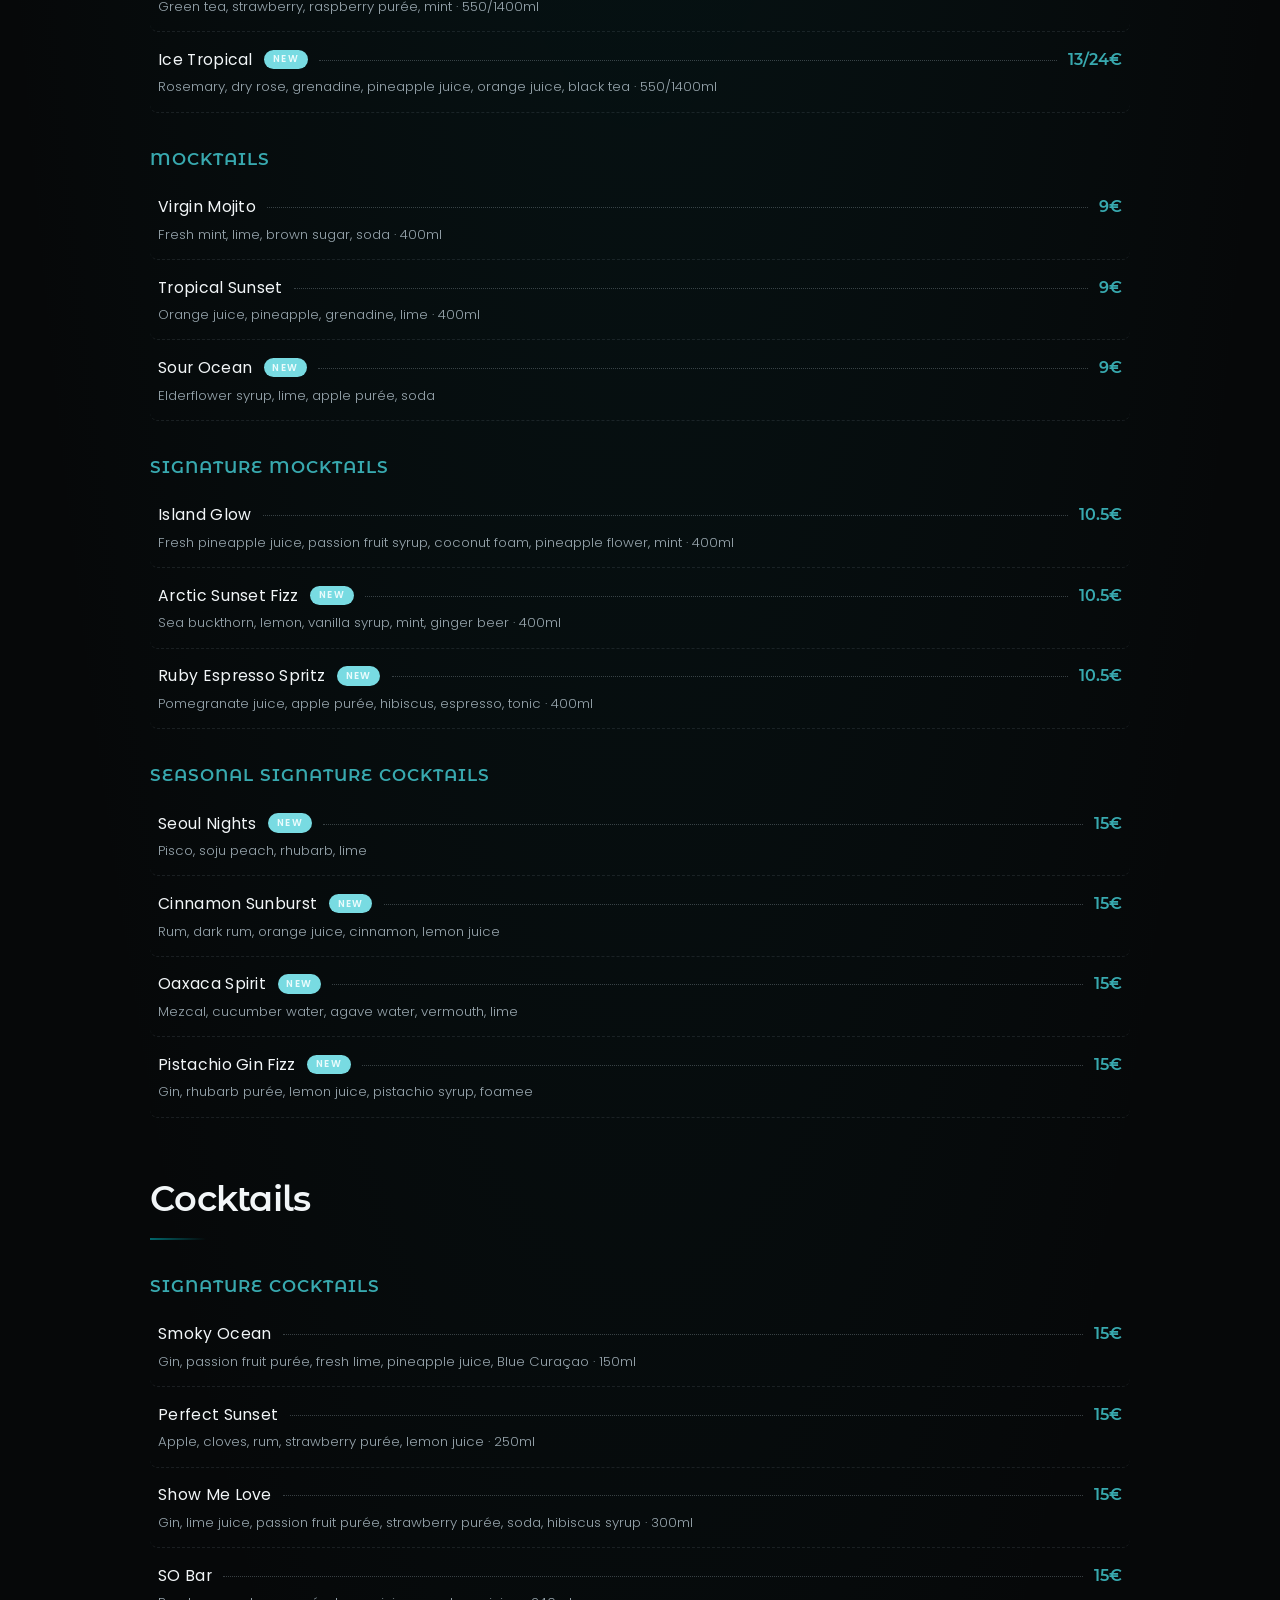
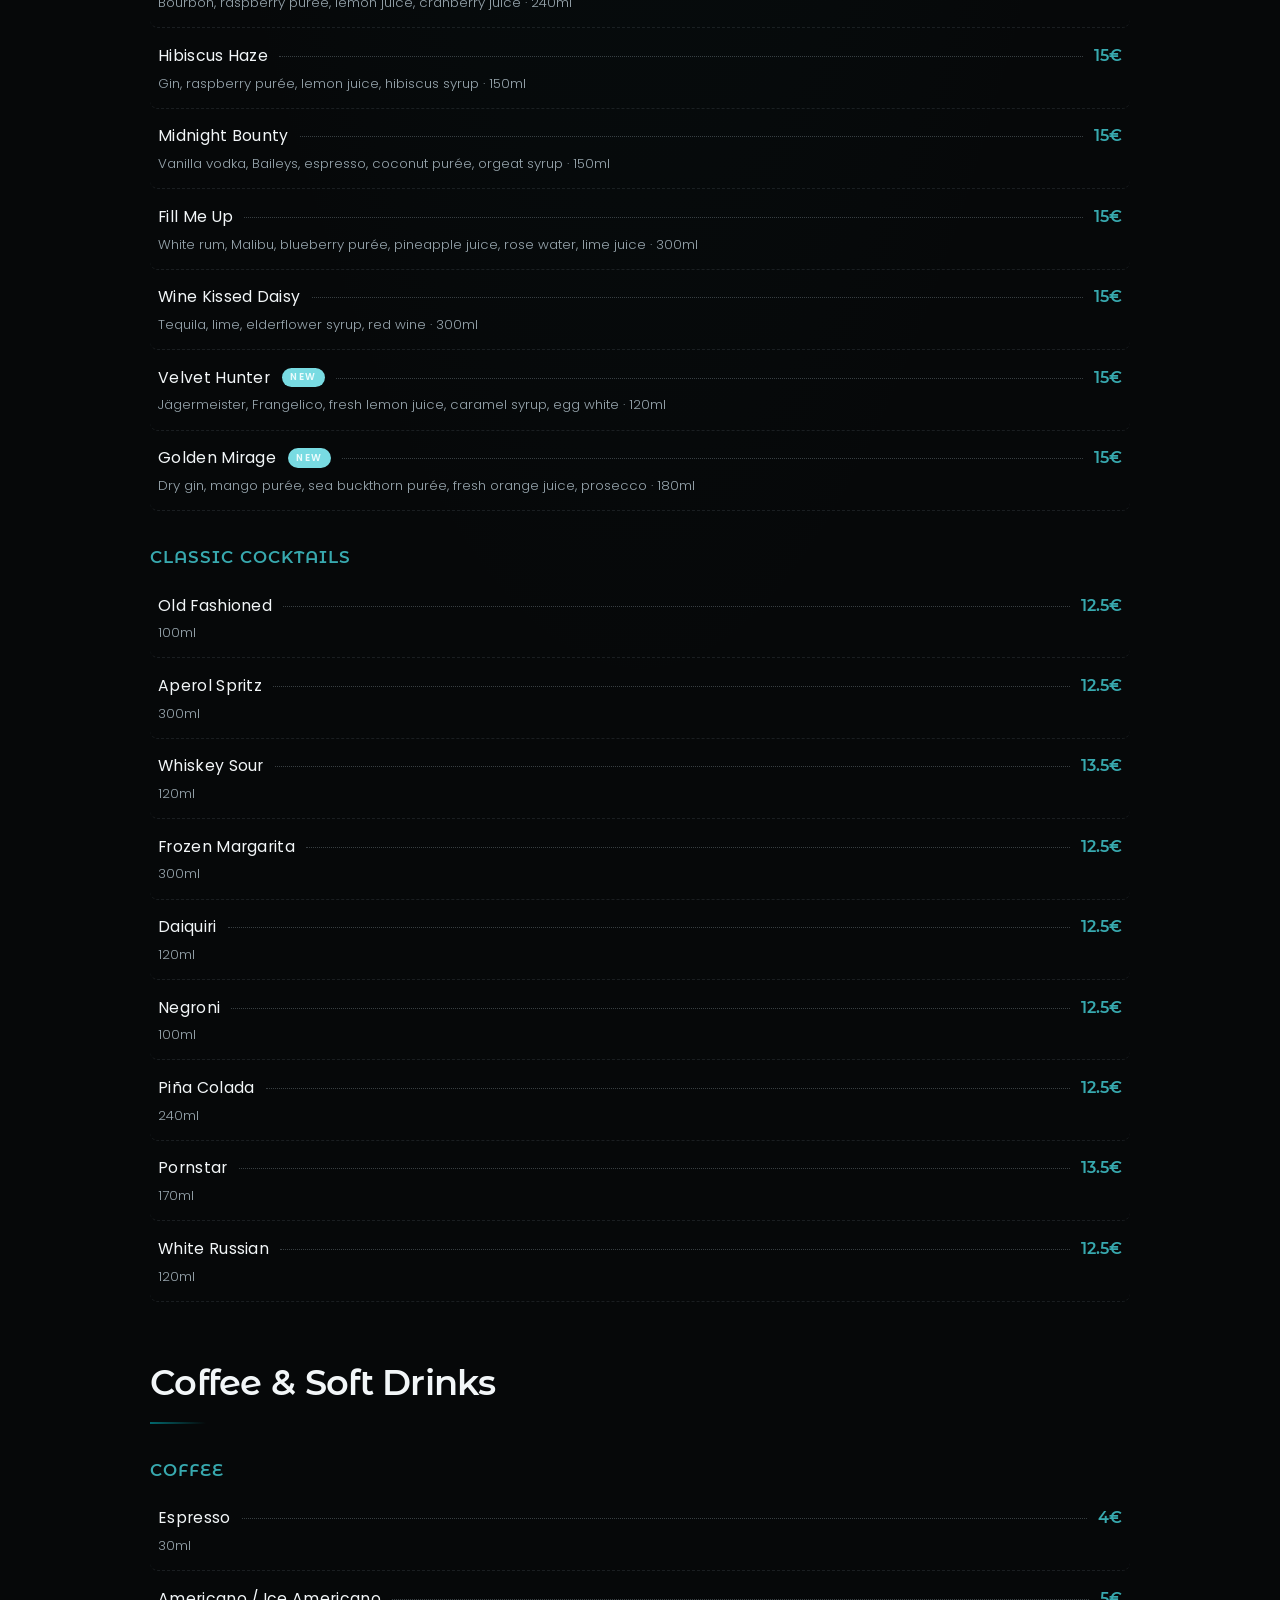
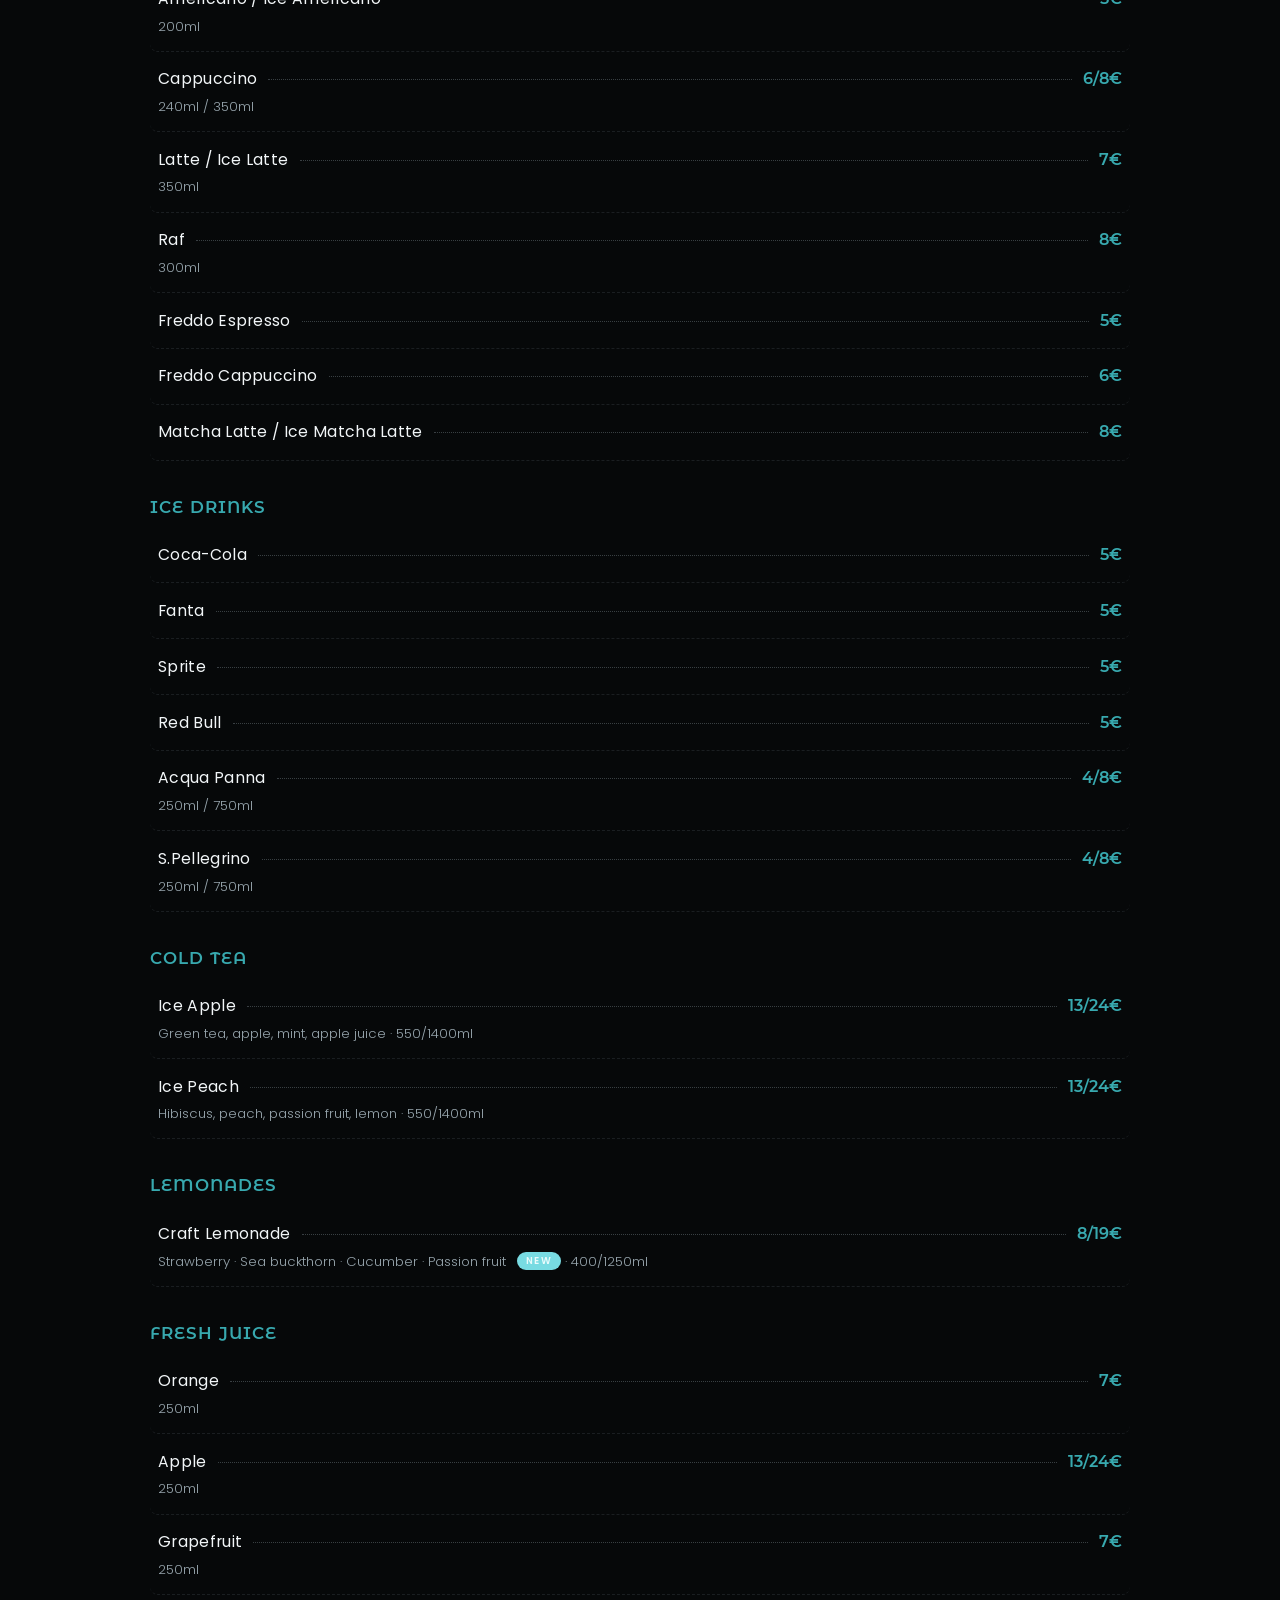
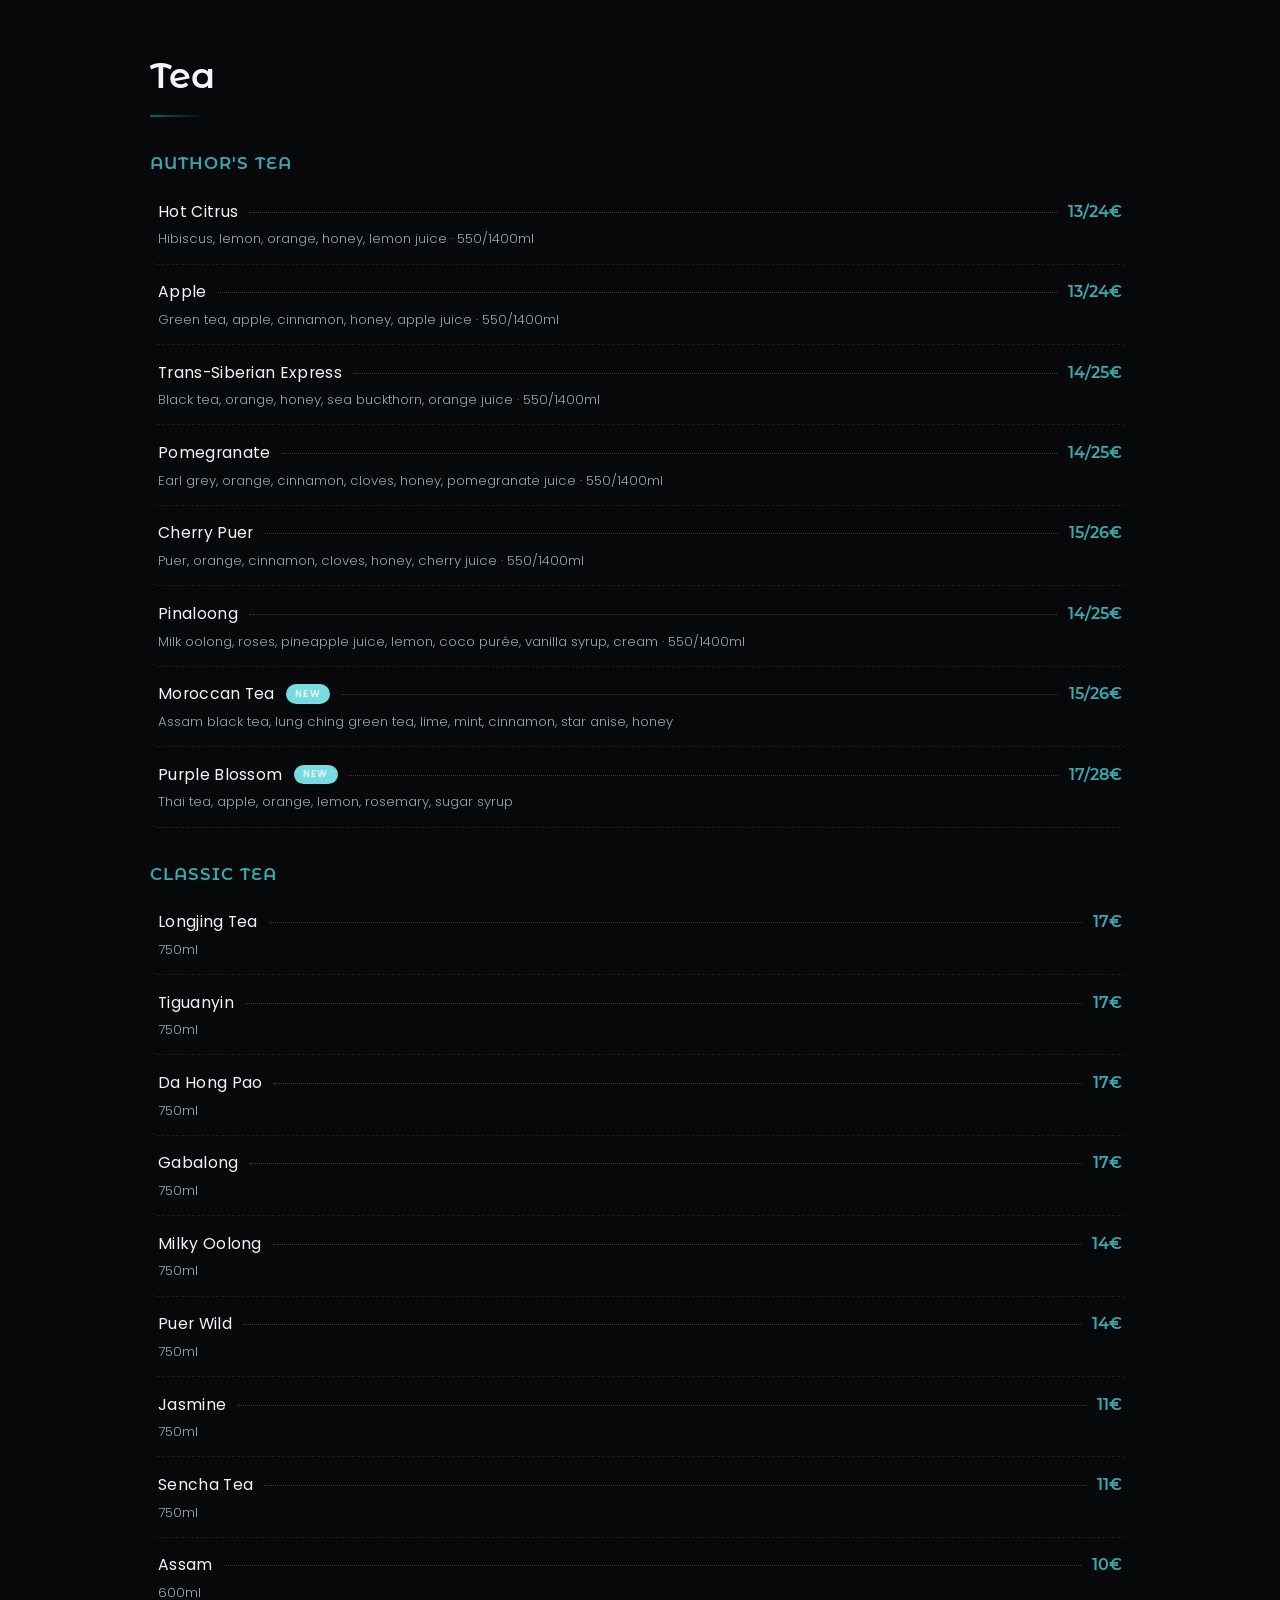
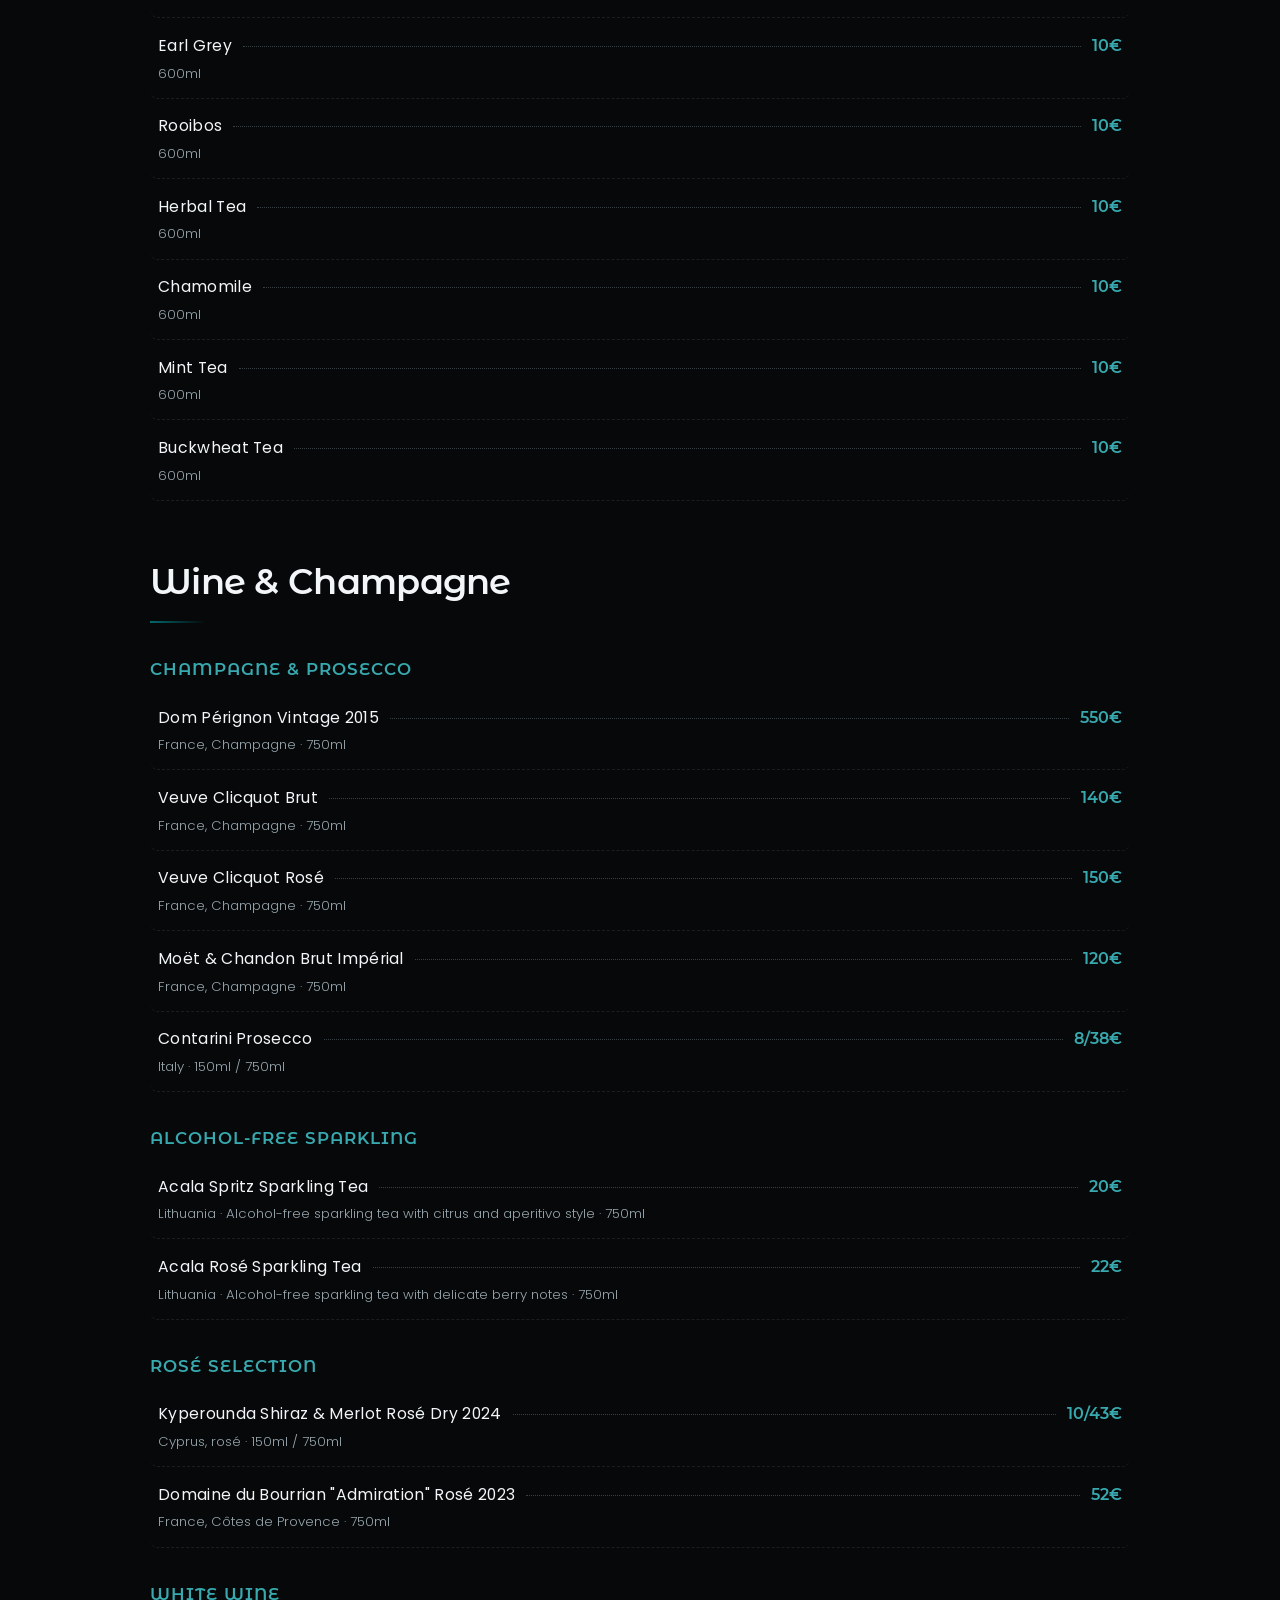
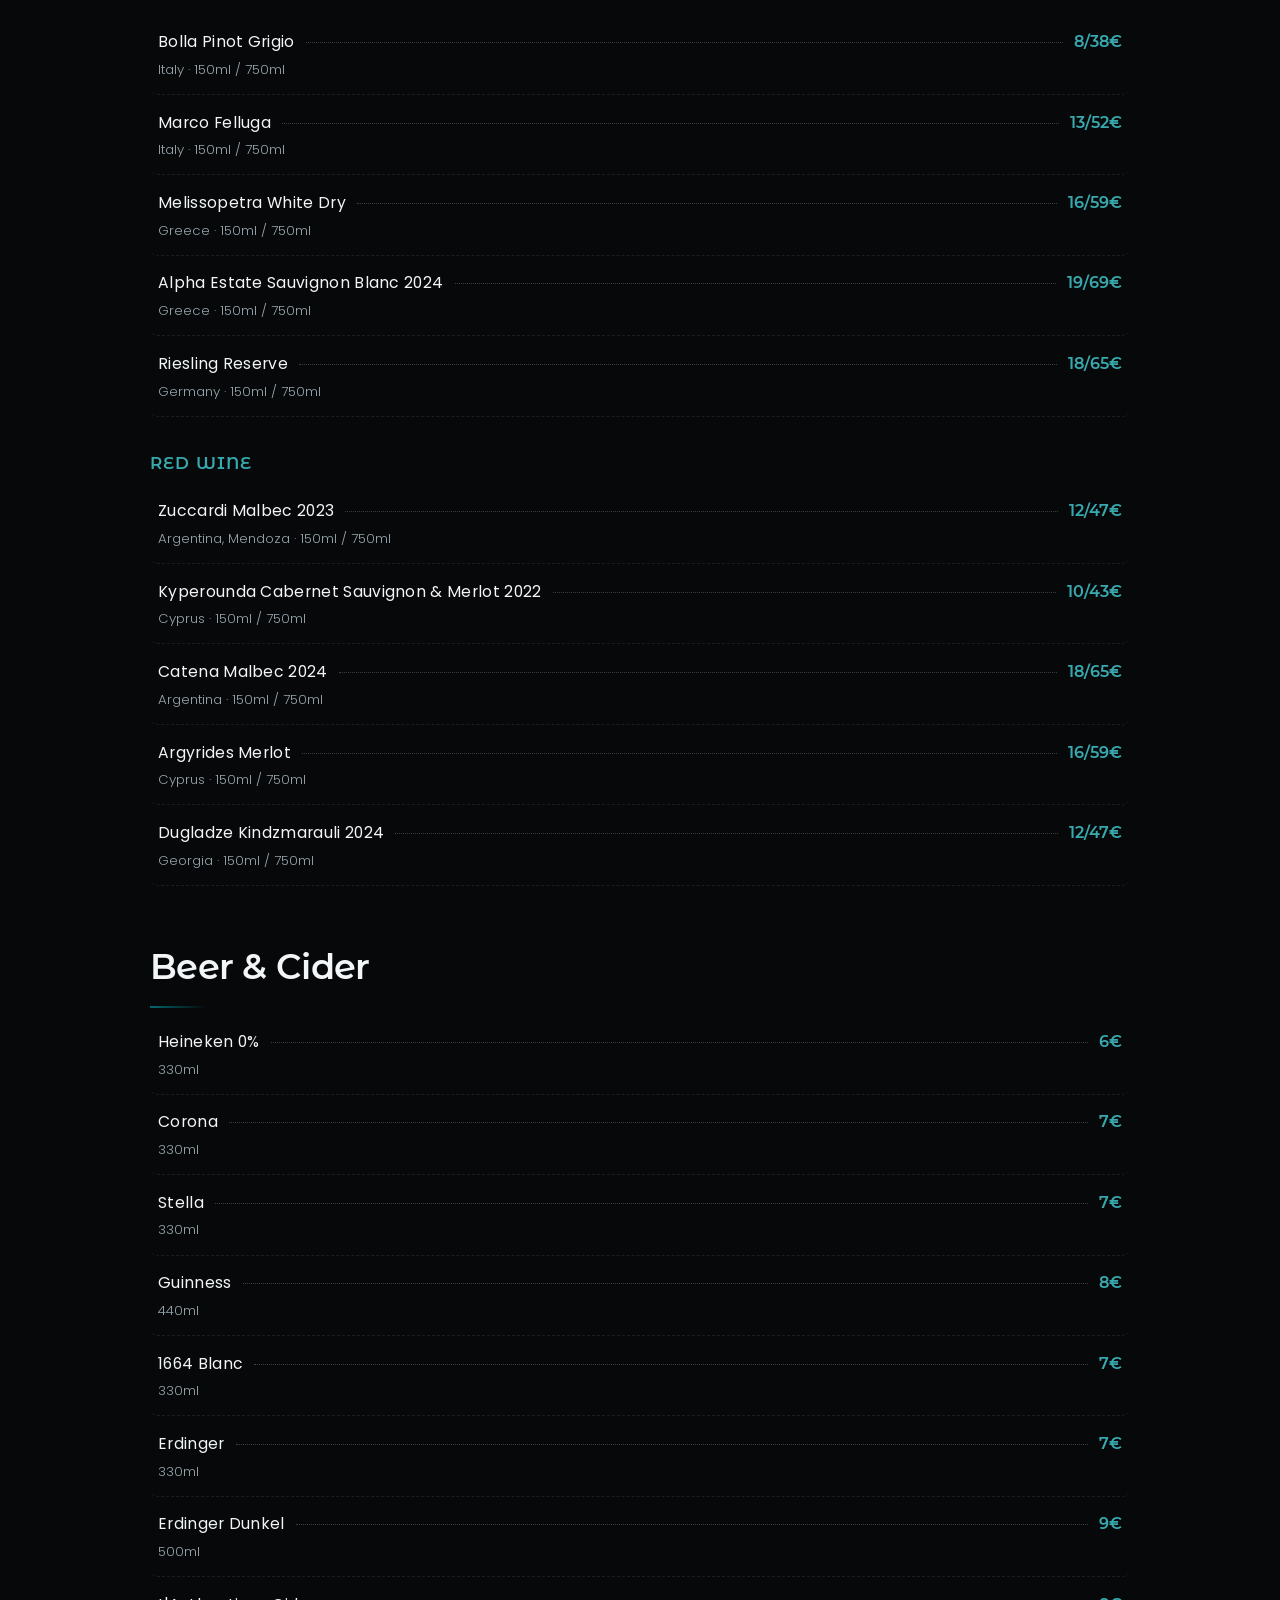
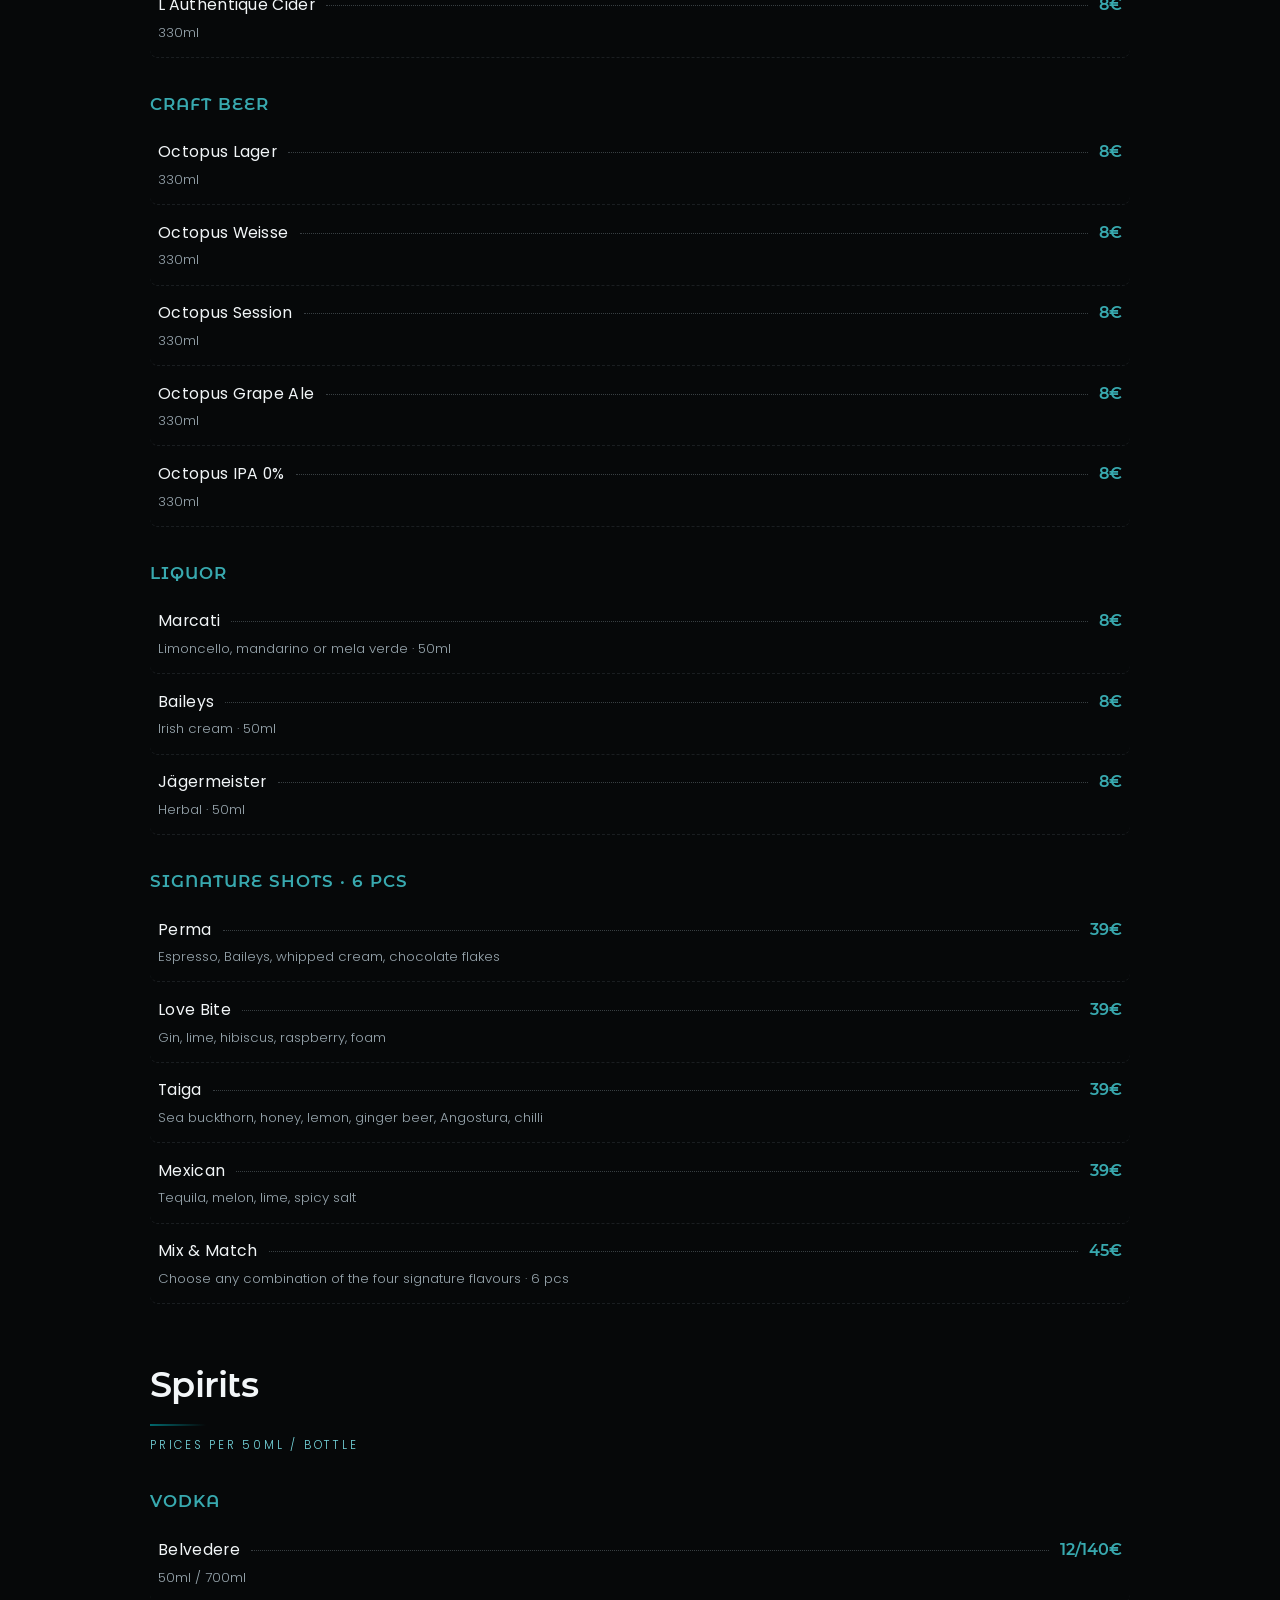
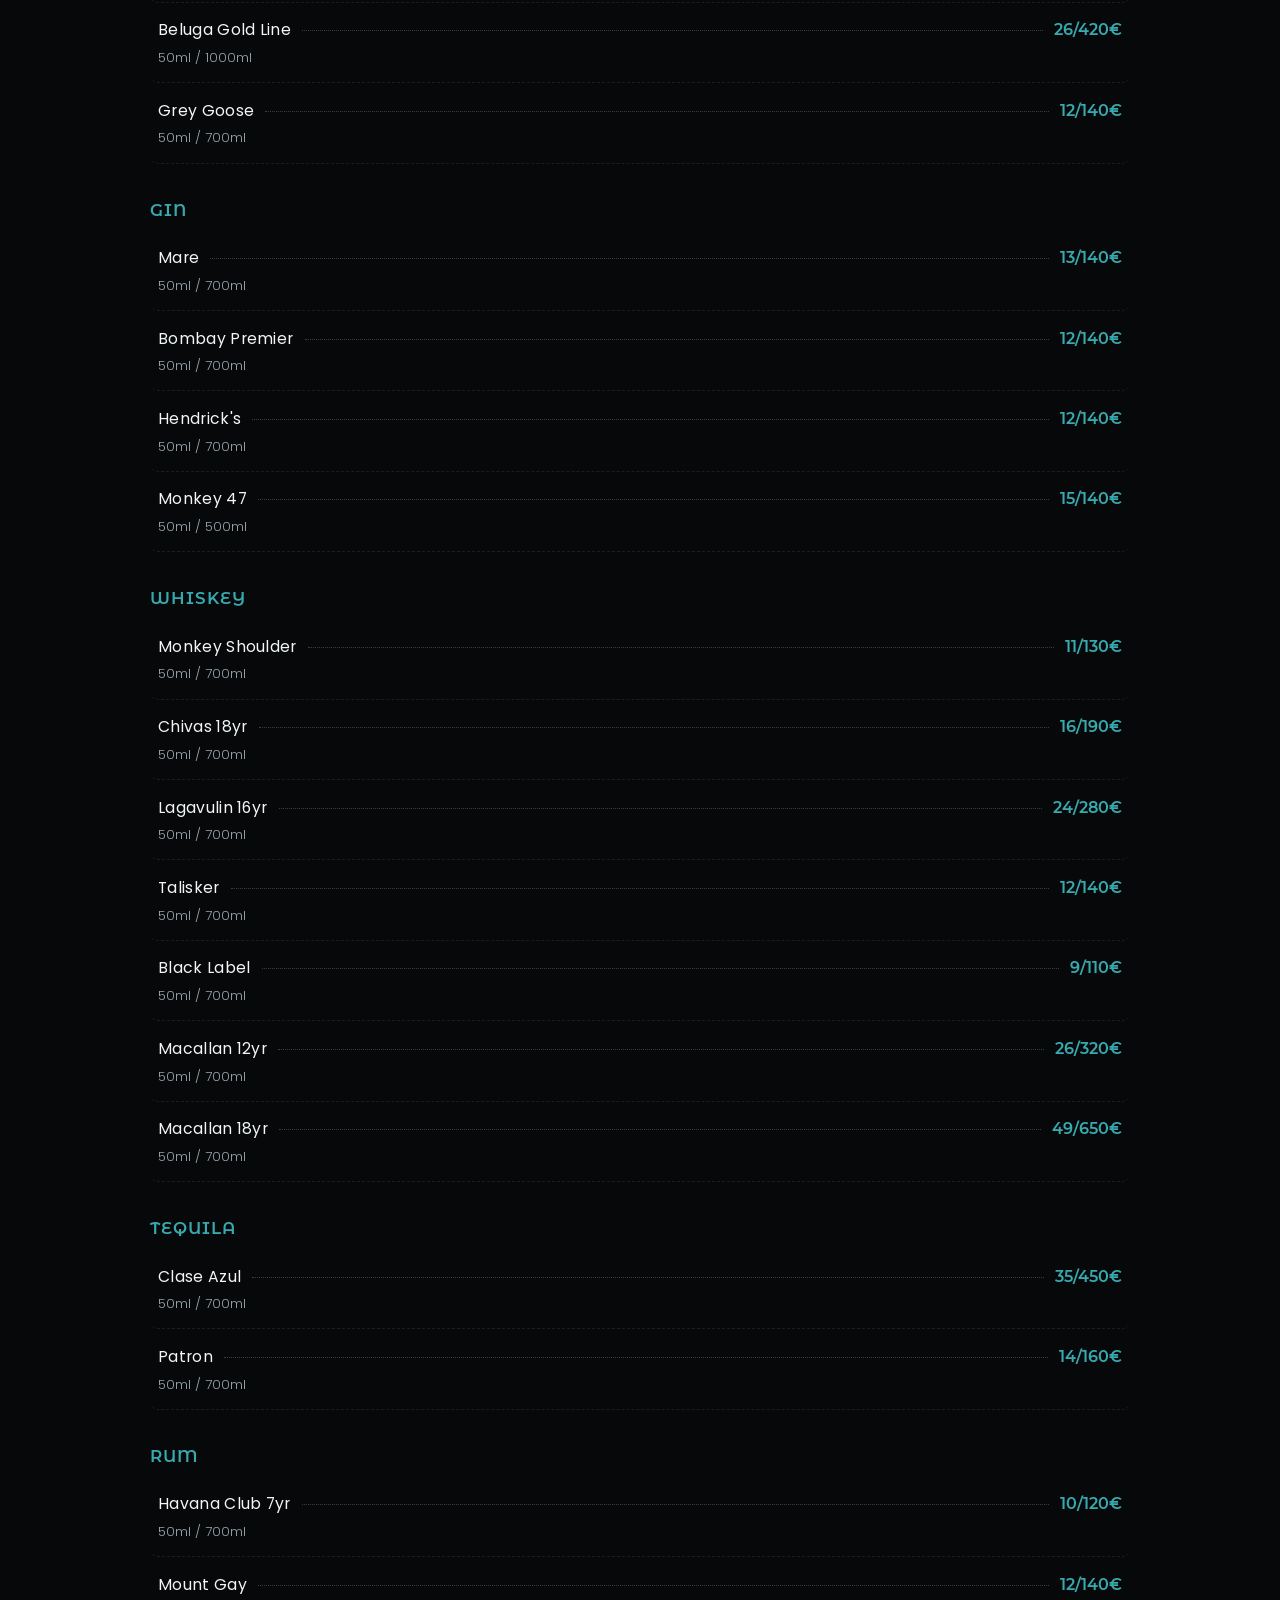
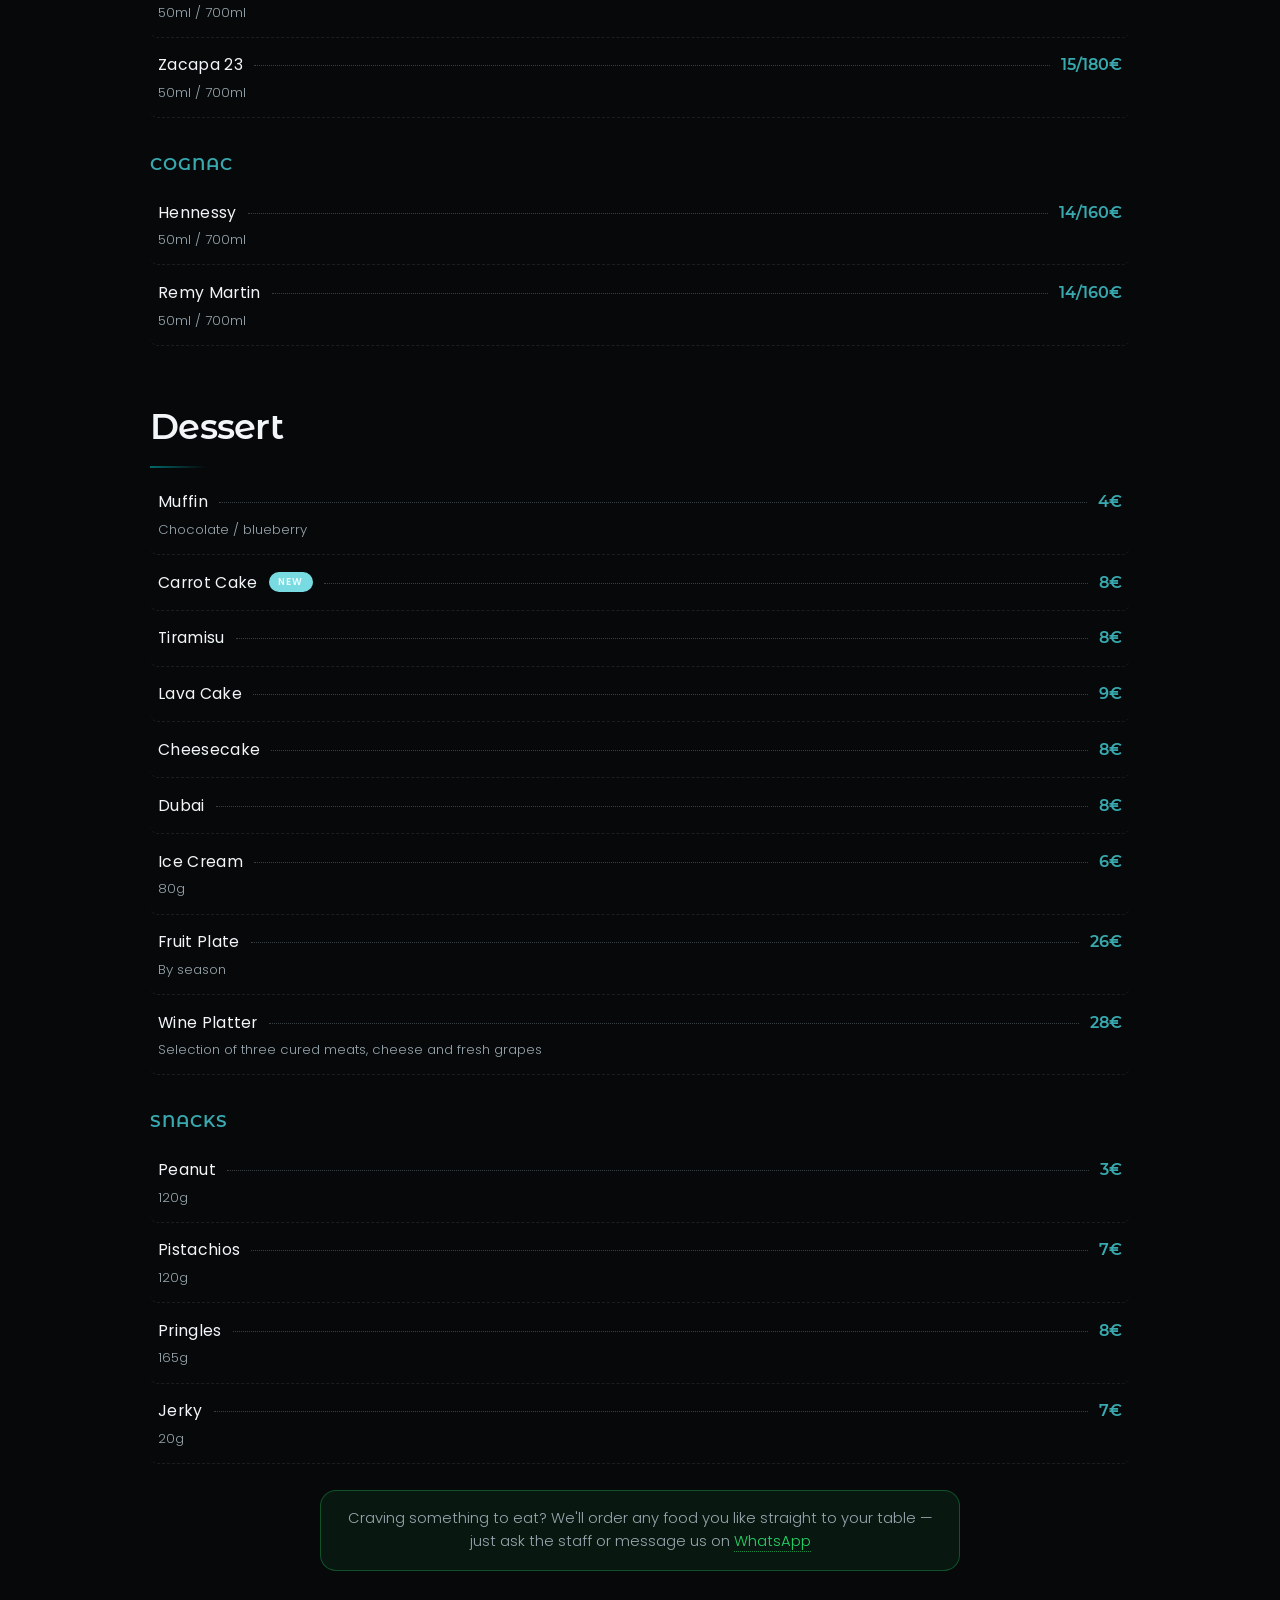
<file: menu.html>
<!DOCTYPE html>
<html lang="en">
<head>
  <meta charset="UTF-8" />
  <meta name="viewport" content="width=device-width, initial-scale=1.0" />

  <!-- Primary SEO -->
  <title>Menu — Hookahs, Cocktails &amp; Drinks | Smoky Ocean Limassol</title>
  <meta name="description" content="Full menu of Smoky Ocean hookah lounge in Limassol, Cyprus: signature hookahs from 39€, craft cocktails, mocktails, author's teas, coffee, wine, champagne, beer, spirits and desserts." />
  <meta name="robots" content="index, follow, max-image-preview:large" />
  <meta name="theme-color" content="#060809" />
  <link rel="canonical" href="https://www.smokyocean.cy/menu.html" />

  <!-- Open Graph -->
  <meta property="og:type" content="website" />
  <meta property="og:site_name" content="Smoky Ocean" />
  <meta property="og:title" content="Menu — Hookahs, Cocktails &amp; Drinks | Smoky Ocean Limassol" />
  <meta property="og:description" content="Signature hookahs, craft cocktails, teas, coffee, wine, beer, spirits and desserts at Smoky Ocean, Limassol." />
  <meta property="og:url" content="https://www.smokyocean.cy/menu.html" />
  <meta property="og:locale" content="en_US" />
  <meta property="og:locale:alternate" content="ru_RU" />
  <meta property="og:locale:alternate" content="el_GR" />

  <!-- Twitter -->
  <meta name="twitter:card" content="summary" />
  <meta name="twitter:title" content="Menu — Smoky Ocean Hookah Lounge, Limassol" />
  <meta name="twitter:description" content="Signature hookahs, craft cocktails, teas, coffee, wine, beer, spirits and desserts." />

  <link rel="preconnect" href="https://fonts.googleapis.com" />
  <link rel="preconnect" href="https://fonts.gstatic.com" crossorigin />
  <link href="https://fonts.googleapis.com/css2?family=Montserrat+Alternates:wght@400;500;600;700&family=Poppins:wght@300;400;500;600&display=swap" rel="stylesheet" />
  <link rel="stylesheet" href="css/styles.css" />
  <link rel="stylesheet" href="css/menu.css" />

  <!-- Structured data: menu -->
  <script type="application/ld+json">
  {
    "@context": "https://schema.org",
    "@type": "Menu",
    "@id": "https://www.smokyocean.cy/menu.html#menu",
    "name": "Smoky Ocean Menu",
    "url": "https://www.smokyocean.cy/menu.html",
    "inLanguage": ["en", "ru", "el"],
    "provider": {
      "@type": "BarOrPub",
      "@id": "https://www.smokyocean.cy/#business",
      "name": "Smoky Ocean",
      "telephone": "+35799244895",
      "address": { "@type": "PostalAddress", "addressLocality": "Limassol", "addressCountry": "CY" }
    },
    "hasMenuSection": [
      { "@type": "MenuSection", "name": "Hookah Card", "description": "Classic, fruit and signature hookahs from 39€" },
      { "@type": "MenuSection", "name": "Seasonal Drinks", "description": "Cold teas, mocktails and seasonal signature cocktails" },
      { "@type": "MenuSection", "name": "Cocktails", "description": "Signature and classic cocktails" },
      { "@type": "MenuSection", "name": "Coffee & Soft Drinks", "description": "Coffee, ice drinks, lemonades and fresh juices" },
      { "@type": "MenuSection", "name": "Tea", "description": "Author's teas and classic Chinese teas" },
      { "@type": "MenuSection", "name": "Wine & Champagne", "description": "Champagne, prosecco, rosé, white and red wine" },
      { "@type": "MenuSection", "name": "Beer & Cider", "description": "Bottled, craft beer and cider" },
      { "@type": "MenuSection", "name": "Spirits", "description": "Vodka, gin, whiskey, tequila, rum and cognac" },
      { "@type": "MenuSection", "name": "Desserts & Snacks", "description": "Cakes, ice cream, fruit plates and snacks" }
    ]
  }
  </script>
</head>
<body class="menu-page">

  <header class="mp-header">
    <a href="index.html" class="nav__brand">
      <span class="nav__brand-mark">SO</span>
      <span class="nav__brand-name">Smoky <em>Ocean</em></span>
    </a>
    <p class="mp-header__tag" data-i18n="mp.tagline">Have you conquered the waves? Smoke a hookah!</p>
    <div class="lang lang--menu" role="group" aria-label="Language">
      <button class="lang__btn" data-lang="en">EN</button>
      <button class="lang__btn" data-lang="ru">RU</button>
      <button class="lang__btn" data-lang="el">ΕΛ</button>
    </div>
  </header>

  <nav class="mp-chips" id="chips" aria-label="Menu categories">
    <a href="#hookah" class="mp-chip active" data-i18n="mp.chipHookah">Hookah</a>
    <a href="#seasonal" class="mp-chip" data-i18n="mp.chipSeasonal">Seasonal</a>
    <a href="#cocktails" class="mp-chip" data-i18n="mp.chipCocktails">Cocktails</a>
    <a href="#coffee" class="mp-chip" data-i18n="mp.chipCoffee">Coffee &amp; Soft</a>
    <a href="#tea" class="mp-chip" data-i18n="mp.chipTea">Tea</a>
    <a href="#wine" class="mp-chip" data-i18n="mp.chipWine">Wine</a>
    <a href="#beer" class="mp-chip" data-i18n="mp.chipBeer">Beer</a>
    <a href="#spirits" class="mp-chip" data-i18n="mp.chipSpirits">Spirits</a>
    <a href="#desserts" class="mp-chip" data-i18n="mp.chipDesserts">Desserts</a>
  </nav>

  <main class="mp-main">

    <!-- ============ HOOKAH ============ -->
    <section class="mp-section" id="hookah">
      <h2 class="mp-section__title" data-i18n="mp.hookahCard">Hookah Card</h2>
      <p class="mp-section__note" data-i18n="menu.note">Hookah smoking time — 1.5 hours</p>

      <ul class="mp-list">
        <li class="mi"><div class="mi__row"><span class="mi__name" data-i18n="menu.classicBowl">Hookah on a Classic Bowl</span><span class="mi__dots"></span><span class="mi__price">39€</span></div></li>
        <li class="mi"><div class="mi__row"><span class="mi__name" data-i18n="menu.specialBowl">Hookah on a Special Bowl</span><span class="mi__dots"></span><span class="mi__price">49€</span></div></li>
        <li class="mi"><div class="mi__row"><span class="mi__name" data-i18n="menu.premiumBowl">Hookah on a Premium Bowl</span><span class="mi__dots"></span><span class="mi__price">55€</span></div></li>
        <li class="mi"><div class="mi__row"><span class="mi__name" data-i18n="menu.grapefruitBowl">Hookah on Grapefruit</span><span class="mi__dots"></span><span class="mi__price">50€</span></div></li>
        <li class="mi"><div class="mi__row"><span class="mi__name" data-i18n="menu.pomegranateBowl">Hookah on Pomegranate</span><span class="mi__dots"></span><span class="mi__price">55€</span></div></li>
        <li class="mi"><div class="mi__row"><span class="mi__name" data-i18n="menu.pineappleBowl">Hookah on Pineapple</span><span class="mi__dots"></span><span class="mi__price">60€</span></div></li>
        <li class="mi"><div class="mi__row"><span class="mi__name" data-i18n="menu.doublePineapple">Hookah Double Pineapple</span><span class="mi__dots"></span><span class="mi__price">70€</span></div></li>
      </ul>

      <h3 class="mp-sub" data-i18n="mp.signatureHookahs">Signature Hookahs</h3>
      <ul class="mp-list">
        <li class="mi">
          <div class="mi__row"><span class="mi__name">Smoky Ocean</span><span class="mi__dots"></span><span class="mi__price">79€</span></div>
          <p class="mi__desc" data-i18n="sig.smoky">Berry refreshing mix with a hint of alcohol, served in a watermelon bowl. Flask filled with berries, Blue Curaçao and ice.</p>
        </li>
        <li class="mi">
          <div class="mi__row"><span class="mi__name">Wild Taiga <em class="new" data-i18n="menu.new">New</em></span><span class="mi__dots"></span><span class="mi__price">79€</span></div>
          <p class="mi__desc" data-i18n="sig.taiga">Pine-flavored mix in a fresh grapefruit bowl. Flask filled with pine cones, grapefruit and ice — served with a shot of Jägermeister.</p>
        </li>
        <li class="mi">
          <div class="mi__row"><span class="mi__name">Deep Blue Ocean <em class="new" data-i18n="menu.new">New</em></span><span class="mi__dots"></span><span class="mi__price">69€</span></div>
          <p class="mi__desc" data-i18n="sig.deep">Tropical mix in a pineapple bowl. Flask filled with stones, decorative fish and ice.</p>
        </li>
        <li class="mi">
          <div class="mi__row"><span class="mi__name">Tropical Paradise</span><span class="mi__dots"></span><span class="mi__price">69€</span></div>
          <p class="mi__desc" data-i18n="sig.tropical">Sweet tropical mix on a pineapple bowl. In the flask: pineapple juice, cream and ice.</p>
        </li>
        <li class="mi">
          <div class="mi__row"><span class="mi__name">Subzero</span><span class="mi__dots"></span><span class="mi__price">69€</span></div>
          <p class="mi__desc" data-i18n="sig.subzero">Frosty berry mix in a Subzero bowl. Flask filled with ice cubes and Blue Curaçao.</p>
        </li>
      </ul>
    </section>

    <!-- ============ SEASONAL ============ -->
    <section class="mp-section" id="seasonal">
      <h2 class="mp-section__title" data-i18n="mp.seasonal">Seasonal Drinks</h2>

      <h3 class="mp-sub" data-i18n="mp.coldTea">Cold Tea</h3>
      <ul class="mp-list">
        <li class="mi">
          <div class="mi__row"><span class="mi__name">Frosty Berry Mix</span><span class="mi__dots"></span><span class="mi__price">13/24€</span></div>
          <p class="mi__desc">Black tea, currant, blueberry, mint, sugar syrup · 550/1400ml</p>
        </li>
        <li class="mi">
          <div class="mi__row"><span class="mi__name">Ice Strawberry</span><span class="mi__dots"></span><span class="mi__price">13/24€</span></div>
          <p class="mi__desc">Green tea, strawberry, raspberry purée, mint · 550/1400ml</p>
        </li>
        <li class="mi">
          <div class="mi__row"><span class="mi__name">Ice Tropical <em class="new" data-i18n="menu.new">New</em></span><span class="mi__dots"></span><span class="mi__price">13/24€</span></div>
          <p class="mi__desc">Rosemary, dry rose, grenadine, pineapple juice, orange juice, black tea · 550/1400ml</p>
        </li>
      </ul>

      <h3 class="mp-sub" data-i18n="mp.mocktails">Mocktails</h3>
      <ul class="mp-list">
        <li class="mi">
          <div class="mi__row"><span class="mi__name">Virgin Mojito</span><span class="mi__dots"></span><span class="mi__price">9€</span></div>
          <p class="mi__desc">Fresh mint, lime, brown sugar, soda · 400ml</p>
        </li>
        <li class="mi">
          <div class="mi__row"><span class="mi__name">Tropical Sunset</span><span class="mi__dots"></span><span class="mi__price">9€</span></div>
          <p class="mi__desc">Orange juice, pineapple, grenadine, lime · 400ml</p>
        </li>
        <li class="mi">
          <div class="mi__row"><span class="mi__name">Sour Ocean <em class="new" data-i18n="menu.new">New</em></span><span class="mi__dots"></span><span class="mi__price">9€</span></div>
          <p class="mi__desc">Elderflower syrup, lime, apple purée, soda</p>
        </li>
      </ul>

      <h3 class="mp-sub" data-i18n="mp.sigMocktails">Signature Mocktails</h3>
      <ul class="mp-list">
        <li class="mi">
          <div class="mi__row"><span class="mi__name">Island Glow</span><span class="mi__dots"></span><span class="mi__price">10.5€</span></div>
          <p class="mi__desc">Fresh pineapple juice, passion fruit syrup, coconut foam, pineapple flower, mint · 400ml</p>
        </li>
        <li class="mi">
          <div class="mi__row"><span class="mi__name">Arctic Sunset Fizz <em class="new" data-i18n="menu.new">New</em></span><span class="mi__dots"></span><span class="mi__price">10.5€</span></div>
          <p class="mi__desc">Sea buckthorn, lemon, vanilla syrup, mint, ginger beer · 400ml</p>
        </li>
        <li class="mi">
          <div class="mi__row"><span class="mi__name">Ruby Espresso Spritz <em class="new" data-i18n="menu.new">New</em></span><span class="mi__dots"></span><span class="mi__price">10.5€</span></div>
          <p class="mi__desc">Pomegranate juice, apple purée, hibiscus, espresso, tonic · 400ml</p>
        </li>
      </ul>

      <h3 class="mp-sub" data-i18n="mp.seasonalSigCocktails">Seasonal Signature Cocktails</h3>
      <ul class="mp-list">
        <li class="mi">
          <div class="mi__row"><span class="mi__name">Seoul Nights <em class="new" data-i18n="menu.new">New</em></span><span class="mi__dots"></span><span class="mi__price">15€</span></div>
          <p class="mi__desc">Pisco, soju peach, rhubarb, lime</p>
        </li>
        <li class="mi">
          <div class="mi__row"><span class="mi__name">Cinnamon Sunburst <em class="new" data-i18n="menu.new">New</em></span><span class="mi__dots"></span><span class="mi__price">15€</span></div>
          <p class="mi__desc">Rum, dark rum, orange juice, cinnamon, lemon juice</p>
        </li>
        <li class="mi">
          <div class="mi__row"><span class="mi__name">Oaxaca Spirit <em class="new" data-i18n="menu.new">New</em></span><span class="mi__dots"></span><span class="mi__price">15€</span></div>
          <p class="mi__desc">Mezcal, cucumber water, agave water, vermouth, lime</p>
        </li>
        <li class="mi">
          <div class="mi__row"><span class="mi__name">Pistachio Gin Fizz <em class="new" data-i18n="menu.new">New</em></span><span class="mi__dots"></span><span class="mi__price">15€</span></div>
          <p class="mi__desc">Gin, rhubarb purée, lemon juice, pistachio syrup, foamee</p>
        </li>
      </ul>
    </section>

    <!-- ============ COCKTAILS ============ -->
    <section class="mp-section" id="cocktails">
      <h2 class="mp-section__title" data-i18n="mp.cocktails">Cocktails</h2>

      <h3 class="mp-sub" data-i18n="mp.sigCocktails">Signature Cocktails</h3>
      <ul class="mp-list">
        <li class="mi">
          <div class="mi__row"><span class="mi__name">Smoky Ocean</span><span class="mi__dots"></span><span class="mi__price">15€</span></div>
          <p class="mi__desc">Gin, passion fruit purée, fresh lime, pineapple juice, Blue Curaçao · 150ml</p>
        </li>
        <li class="mi">
          <div class="mi__row"><span class="mi__name">Perfect Sunset</span><span class="mi__dots"></span><span class="mi__price">15€</span></div>
          <p class="mi__desc">Apple, cloves, rum, strawberry purée, lemon juice · 250ml</p>
        </li>
        <li class="mi">
          <div class="mi__row"><span class="mi__name">Show Me Love</span><span class="mi__dots"></span><span class="mi__price">15€</span></div>
          <p class="mi__desc">Gin, lime juice, passion fruit purée, strawberry purée, soda, hibiscus syrup · 300ml</p>
        </li>
        <li class="mi">
          <div class="mi__row"><span class="mi__name">SO Bar</span><span class="mi__dots"></span><span class="mi__price">15€</span></div>
          <p class="mi__desc">Bourbon, raspberry purée, lemon juice, cranberry juice · 240ml</p>
        </li>
        <li class="mi">
          <div class="mi__row"><span class="mi__name">Hibiscus Haze</span><span class="mi__dots"></span><span class="mi__price">15€</span></div>
          <p class="mi__desc">Gin, raspberry purée, lemon juice, hibiscus syrup · 150ml</p>
        </li>
        <li class="mi">
          <div class="mi__row"><span class="mi__name">Midnight Bounty</span><span class="mi__dots"></span><span class="mi__price">15€</span></div>
          <p class="mi__desc">Vanilla vodka, Baileys, espresso, coconut purée, orgeat syrup · 150ml</p>
        </li>
        <li class="mi">
          <div class="mi__row"><span class="mi__name">Fill Me Up</span><span class="mi__dots"></span><span class="mi__price">15€</span></div>
          <p class="mi__desc">White rum, Malibu, blueberry purée, pineapple juice, rose water, lime juice · 300ml</p>
        </li>
        <li class="mi">
          <div class="mi__row"><span class="mi__name">Wine Kissed Daisy</span><span class="mi__dots"></span><span class="mi__price">15€</span></div>
          <p class="mi__desc">Tequila, lime, elderflower syrup, red wine · 300ml</p>
        </li>
        <li class="mi">
          <div class="mi__row"><span class="mi__name">Velvet Hunter <em class="new" data-i18n="menu.new">New</em></span><span class="mi__dots"></span><span class="mi__price">15€</span></div>
          <p class="mi__desc">Jägermeister, Frangelico, fresh lemon juice, caramel syrup, egg white · 120ml</p>
        </li>
        <li class="mi">
          <div class="mi__row"><span class="mi__name">Golden Mirage <em class="new" data-i18n="menu.new">New</em></span><span class="mi__dots"></span><span class="mi__price">15€</span></div>
          <p class="mi__desc">Dry gin, mango purée, sea buckthorn purée, fresh orange juice, prosecco · 180ml</p>
        </li>
      </ul>

      <h3 class="mp-sub" data-i18n="mp.classicCocktails">Classic Cocktails</h3>
      <ul class="mp-list">
        <li class="mi"><div class="mi__row"><span class="mi__name">Old Fashioned</span><span class="mi__dots"></span><span class="mi__price">12.5€</span></div><p class="mi__desc">100ml</p></li>
        <li class="mi"><div class="mi__row"><span class="mi__name">Aperol Spritz</span><span class="mi__dots"></span><span class="mi__price">12.5€</span></div><p class="mi__desc">300ml</p></li>
        <li class="mi"><div class="mi__row"><span class="mi__name">Whiskey Sour</span><span class="mi__dots"></span><span class="mi__price">13.5€</span></div><p class="mi__desc">120ml</p></li>
        <li class="mi"><div class="mi__row"><span class="mi__name">Frozen Margarita</span><span class="mi__dots"></span><span class="mi__price">12.5€</span></div><p class="mi__desc">300ml</p></li>
        <li class="mi"><div class="mi__row"><span class="mi__name">Daiquiri</span><span class="mi__dots"></span><span class="mi__price">12.5€</span></div><p class="mi__desc">120ml</p></li>
        <li class="mi"><div class="mi__row"><span class="mi__name">Negroni</span><span class="mi__dots"></span><span class="mi__price">12.5€</span></div><p class="mi__desc">100ml</p></li>
        <li class="mi"><div class="mi__row"><span class="mi__name">Piña Colada</span><span class="mi__dots"></span><span class="mi__price">12.5€</span></div><p class="mi__desc">240ml</p></li>
        <li class="mi"><div class="mi__row"><span class="mi__name">Pornstar</span><span class="mi__dots"></span><span class="mi__price">13.5€</span></div><p class="mi__desc">170ml</p></li>
        <li class="mi"><div class="mi__row"><span class="mi__name">White Russian</span><span class="mi__dots"></span><span class="mi__price">12.5€</span></div><p class="mi__desc">120ml</p></li>
      </ul>
    </section>

    <!-- ============ COFFEE & SOFT ============ -->
    <section class="mp-section" id="coffee">
      <h2 class="mp-section__title" data-i18n="mp.coffeeSoft">Coffee &amp; Soft Drinks</h2>

      <h3 class="mp-sub" data-i18n="mp.coffee">Coffee</h3>
      <ul class="mp-list">
        <li class="mi"><div class="mi__row"><span class="mi__name">Espresso</span><span class="mi__dots"></span><span class="mi__price">4€</span></div><p class="mi__desc">30ml</p></li>
        <li class="mi"><div class="mi__row"><span class="mi__name">Americano / Ice Americano</span><span class="mi__dots"></span><span class="mi__price">5€</span></div><p class="mi__desc">200ml</p></li>
        <li class="mi"><div class="mi__row"><span class="mi__name">Cappuccino</span><span class="mi__dots"></span><span class="mi__price">6/8€</span></div><p class="mi__desc">240ml / 350ml</p></li>
        <li class="mi"><div class="mi__row"><span class="mi__name">Latte / Ice Latte</span><span class="mi__dots"></span><span class="mi__price">7€</span></div><p class="mi__desc">350ml</p></li>
        <li class="mi"><div class="mi__row"><span class="mi__name">Raf</span><span class="mi__dots"></span><span class="mi__price">8€</span></div><p class="mi__desc">300ml</p></li>
        <li class="mi"><div class="mi__row"><span class="mi__name">Freddo Espresso</span><span class="mi__dots"></span><span class="mi__price">5€</span></div></li>
        <li class="mi"><div class="mi__row"><span class="mi__name">Freddo Cappuccino</span><span class="mi__dots"></span><span class="mi__price">6€</span></div></li>
        <li class="mi"><div class="mi__row"><span class="mi__name">Matcha Latte / Ice Matcha Latte</span><span class="mi__dots"></span><span class="mi__price">8€</span></div></li>
      </ul>

      <h3 class="mp-sub" data-i18n="mp.iceDrinks">Ice Drinks</h3>
      <ul class="mp-list">
        <li class="mi"><div class="mi__row"><span class="mi__name">Coca-Cola</span><span class="mi__dots"></span><span class="mi__price">4€</span></div></li>
        <li class="mi"><div class="mi__row"><span class="mi__name">Fanta</span><span class="mi__dots"></span><span class="mi__price">4€</span></div></li>
        <li class="mi"><div class="mi__row"><span class="mi__name">Sprite</span><span class="mi__dots"></span><span class="mi__price">4€</span></div></li>
        <li class="mi"><div class="mi__row"><span class="mi__name">Red Bull</span><span class="mi__dots"></span><span class="mi__price">4€</span></div></li>
        <li class="mi"><div class="mi__row"><span class="mi__name">Acqua Panna</span><span class="mi__dots"></span><span class="mi__price">4/8€</span></div><p class="mi__desc">250ml / 750ml</p></li>
        <li class="mi"><div class="mi__row"><span class="mi__name">S.Pellegrino</span><span class="mi__dots"></span><span class="mi__price">4/8€</span></div><p class="mi__desc">250ml / 750ml</p></li>
      </ul>

      <h3 class="mp-sub" data-i18n="mp.coldTea">Cold Tea</h3>
      <ul class="mp-list">
        <li class="mi">
          <div class="mi__row"><span class="mi__name">Ice Apple</span><span class="mi__dots"></span><span class="mi__price">13/24€</span></div>
          <p class="mi__desc">Green tea, apple, mint, apple juice · 550/1400ml</p>
        </li>
        <li class="mi">
          <div class="mi__row"><span class="mi__name">Ice Peach</span><span class="mi__dots"></span><span class="mi__price">13/24€</span></div>
          <p class="mi__desc">Hibiscus, peach, passion fruit, lemon · 550/1400ml</p>
        </li>
      </ul>

      <h3 class="mp-sub" data-i18n="mp.lemonades">Lemonades</h3>
      <ul class="mp-list">
        <li class="mi">
          <div class="mi__row"><span class="mi__name">Craft Lemonade</span><span class="mi__dots"></span><span class="mi__price">8/19€</span></div>
          <p class="mi__desc">Strawberry · Sea buckthorn · Cucumber · Passion fruit <em class="new" data-i18n="menu.new">New</em> · 400/1250ml</p>
        </li>
      </ul>

      <h3 class="mp-sub" data-i18n="mp.fresh">Fresh Juice</h3>
      <ul class="mp-list">
        <li class="mi"><div class="mi__row"><span class="mi__name">Orange</span><span class="mi__dots"></span><span class="mi__price">7€</span></div><p class="mi__desc">250ml</p></li>
        <li class="mi"><div class="mi__row"><span class="mi__name">Apple</span><span class="mi__dots"></span><span class="mi__price">7€</span></div><p class="mi__desc">250ml</p></li>
        <li class="mi"><div class="mi__row"><span class="mi__name">Grapefruit</span><span class="mi__dots"></span><span class="mi__price">7€</span></div><p class="mi__desc">250ml</p></li>
      </ul>
    </section>

    <!-- ============ TEA ============ -->
    <section class="mp-section" id="tea">
      <h2 class="mp-section__title" data-i18n="mp.tea">Tea</h2>

      <h3 class="mp-sub" data-i18n="mp.authorsTea">Author's Tea</h3>
      <ul class="mp-list">
        <li class="mi">
          <div class="mi__row"><span class="mi__name">Hot Citrus</span><span class="mi__dots"></span><span class="mi__price">13/24€</span></div>
          <p class="mi__desc">Hibiscus, lemon, orange, honey, lemon juice · 550/1400ml</p>
        </li>
        <li class="mi">
          <div class="mi__row"><span class="mi__name">Apple</span><span class="mi__dots"></span><span class="mi__price">13/24€</span></div>
          <p class="mi__desc">Green tea, apple, cinnamon, honey, apple juice · 550/1400ml</p>
        </li>
        <li class="mi">
          <div class="mi__row"><span class="mi__name">Trans-Siberian Express</span><span class="mi__dots"></span><span class="mi__price">14/25€</span></div>
          <p class="mi__desc">Black tea, orange, honey, sea buckthorn, orange juice · 550/1400ml</p>
        </li>
        <li class="mi">
          <div class="mi__row"><span class="mi__name">Pomegranate</span><span class="mi__dots"></span><span class="mi__price">14/25€</span></div>
          <p class="mi__desc">Earl grey, orange, cinnamon, cloves, honey, pomegranate juice · 550/1400ml</p>
        </li>
        <li class="mi">
          <div class="mi__row"><span class="mi__name">Cherry Puer</span><span class="mi__dots"></span><span class="mi__price">15/26€</span></div>
          <p class="mi__desc">Puer, orange, cinnamon, cloves, honey, cherry juice · 550/1400ml</p>
        </li>
        <li class="mi">
          <div class="mi__row"><span class="mi__name">Pinaloong</span><span class="mi__dots"></span><span class="mi__price">14/25€</span></div>
          <p class="mi__desc">Milk oolong, roses, pineapple juice, lemon, coco purée, vanilla syrup, cream · 550/1400ml</p>
        </li>
        <li class="mi">
          <div class="mi__row"><span class="mi__name">Moroccan Tea <em class="new" data-i18n="menu.new">New</em></span><span class="mi__dots"></span><span class="mi__price">15/26€</span></div>
          <p class="mi__desc">Assam black tea, lung ching green tea, lime, mint, cinnamon, star anise, honey</p>
        </li>
        <li class="mi">
          <div class="mi__row"><span class="mi__name">Purple Blossom <em class="new" data-i18n="menu.new">New</em></span><span class="mi__dots"></span><span class="mi__price">17/28€</span></div>
          <p class="mi__desc">Thai tea, apple, orange, lemon, rosemary, sugar syrup</p>
        </li>
      </ul>

      <h3 class="mp-sub" data-i18n="mp.classicTea">Classic Tea</h3>
      <ul class="mp-list">
        <li class="mi"><div class="mi__row"><span class="mi__name">Longjing Tea</span><span class="mi__dots"></span><span class="mi__price">17€</span></div><p class="mi__desc">750ml</p></li>
        <li class="mi"><div class="mi__row"><span class="mi__name">Tiguanyin</span><span class="mi__dots"></span><span class="mi__price">17€</span></div><p class="mi__desc">750ml</p></li>
        <li class="mi"><div class="mi__row"><span class="mi__name">Da Hong Pao</span><span class="mi__dots"></span><span class="mi__price">17€</span></div><p class="mi__desc">750ml</p></li>
        <li class="mi"><div class="mi__row"><span class="mi__name">Gabalong</span><span class="mi__dots"></span><span class="mi__price">17€</span></div><p class="mi__desc">750ml</p></li>
        <li class="mi"><div class="mi__row"><span class="mi__name">Milky Oolong</span><span class="mi__dots"></span><span class="mi__price">14€</span></div><p class="mi__desc">750ml</p></li>
        <li class="mi"><div class="mi__row"><span class="mi__name">Puer Wild</span><span class="mi__dots"></span><span class="mi__price">14€</span></div><p class="mi__desc">750ml</p></li>
        <li class="mi"><div class="mi__row"><span class="mi__name">Jasmine</span><span class="mi__dots"></span><span class="mi__price">11€</span></div><p class="mi__desc">750ml</p></li>
        <li class="mi"><div class="mi__row"><span class="mi__name">Sencha Tea</span><span class="mi__dots"></span><span class="mi__price">11€</span></div><p class="mi__desc">750ml</p></li>
        <li class="mi"><div class="mi__row"><span class="mi__name">Assam</span><span class="mi__dots"></span><span class="mi__price">10€</span></div><p class="mi__desc">600ml</p></li>
        <li class="mi"><div class="mi__row"><span class="mi__name">Earl Grey</span><span class="mi__dots"></span><span class="mi__price">10€</span></div><p class="mi__desc">600ml</p></li>
        <li class="mi"><div class="mi__row"><span class="mi__name">Rooibos</span><span class="mi__dots"></span><span class="mi__price">10€</span></div><p class="mi__desc">600ml</p></li>
        <li class="mi"><div class="mi__row"><span class="mi__name">Herbal Tea</span><span class="mi__dots"></span><span class="mi__price">10€</span></div><p class="mi__desc">600ml</p></li>
        <li class="mi"><div class="mi__row"><span class="mi__name">Chamomile</span><span class="mi__dots"></span><span class="mi__price">10€</span></div><p class="mi__desc">600ml</p></li>
        <li class="mi"><div class="mi__row"><span class="mi__name">Mint Tea</span><span class="mi__dots"></span><span class="mi__price">10€</span></div><p class="mi__desc">600ml</p></li>
        <li class="mi"><div class="mi__row"><span class="mi__name">Buckwheat Tea</span><span class="mi__dots"></span><span class="mi__price">10€</span></div><p class="mi__desc">600ml</p></li>
      </ul>
    </section>

    <!-- ============ WINE ============ -->
    <section class="mp-section" id="wine">
      <h2 class="mp-section__title" data-i18n="mp.wine">Wine &amp; Champagne</h2>

      <h3 class="mp-sub" data-i18n="mp.champagne">Champagne &amp; Prosecco</h3>
      <ul class="mp-list">
        <li class="mi"><div class="mi__row"><span class="mi__name">Dom Pérignon Vintage 2015</span><span class="mi__dots"></span><span class="mi__price">550€</span></div><p class="mi__desc">France, Champagne · 750ml</p></li>
        <li class="mi"><div class="mi__row"><span class="mi__name">Veuve Clicquot Brut</span><span class="mi__dots"></span><span class="mi__price">140€</span></div><p class="mi__desc">France, Champagne · 750ml</p></li>
        <li class="mi"><div class="mi__row"><span class="mi__name">Veuve Clicquot Rosé</span><span class="mi__dots"></span><span class="mi__price">150€</span></div><p class="mi__desc">France, Champagne · 750ml</p></li>
        <li class="mi"><div class="mi__row"><span class="mi__name">Moët &amp; Chandon Brut Impérial</span><span class="mi__dots"></span><span class="mi__price">120€</span></div><p class="mi__desc">France, Champagne · 750ml</p></li>
        <li class="mi"><div class="mi__row"><span class="mi__name">Contarini Prosecco</span><span class="mi__dots"></span><span class="mi__price">8/38€</span></div><p class="mi__desc">Italy · 150ml / 750ml</p></li>
      </ul>

      <h3 class="mp-sub" data-i18n="mp.alcoholFree">Alcohol-Free Sparkling</h3>
      <ul class="mp-list">
        <li class="mi">
          <div class="mi__row"><span class="mi__name">Acala Spritz Sparkling Tea</span><span class="mi__dots"></span><span class="mi__price">20€</span></div>
          <p class="mi__desc">Lithuania · Alcohol-free sparkling tea with citrus and aperitivo style · 750ml</p>
        </li>
        <li class="mi">
          <div class="mi__row"><span class="mi__name">Acala Rosé Sparkling Tea</span><span class="mi__dots"></span><span class="mi__price">22€</span></div>
          <p class="mi__desc">Lithuania · Alcohol-free sparkling tea with delicate berry notes · 750ml</p>
        </li>
      </ul>

      <h3 class="mp-sub" data-i18n="mp.rose">Rosé Selection</h3>
      <ul class="mp-list">
        <li class="mi"><div class="mi__row"><span class="mi__name">Kyperounda Shiraz &amp; Merlot Rosé Dry 2024</span><span class="mi__dots"></span><span class="mi__price">10/43€</span></div><p class="mi__desc">Cyprus, rosé · 150ml / 750ml</p></li>
        <li class="mi"><div class="mi__row"><span class="mi__name">Domaine du Bourrian "Admiration" Rosé 2023</span><span class="mi__dots"></span><span class="mi__price">52€</span></div><p class="mi__desc">France, Côtes de Provence · 750ml</p></li>
      </ul>

      <h3 class="mp-sub" data-i18n="mp.white">White Wine</h3>
      <ul class="mp-list">
        <li class="mi"><div class="mi__row"><span class="mi__name">Bolla Pinot Grigio</span><span class="mi__dots"></span><span class="mi__price">8/38€</span></div><p class="mi__desc">Italy · 150ml / 750ml</p></li>
        <li class="mi"><div class="mi__row"><span class="mi__name">Marco Felluga</span><span class="mi__dots"></span><span class="mi__price">13/52€</span></div><p class="mi__desc">Italy · 150ml / 750ml</p></li>
        <li class="mi"><div class="mi__row"><span class="mi__name">Melissopetra White Dry</span><span class="mi__dots"></span><span class="mi__price">16/59€</span></div><p class="mi__desc">Greece · 150ml / 750ml</p></li>
        <li class="mi"><div class="mi__row"><span class="mi__name">Alpha Estate Sauvignon Blanc 2024</span><span class="mi__dots"></span><span class="mi__price">19/69€</span></div><p class="mi__desc">Greece · 150ml / 750ml</p></li>
        <li class="mi"><div class="mi__row"><span class="mi__name">Riesling Reserve</span><span class="mi__dots"></span><span class="mi__price">18/65€</span></div><p class="mi__desc">Germany · 150ml / 750ml</p></li>
      </ul>

      <h3 class="mp-sub" data-i18n="mp.red">Red Wine</h3>
      <ul class="mp-list">
        <li class="mi"><div class="mi__row"><span class="mi__name">Zuccardi Malbec 2023</span><span class="mi__dots"></span><span class="mi__price">12/47€</span></div><p class="mi__desc">Argentina, Mendoza · 150ml / 750ml</p></li>
        <li class="mi"><div class="mi__row"><span class="mi__name">Kyperounda Cabernet Sauvignon &amp; Merlot 2022</span><span class="mi__dots"></span><span class="mi__price">10/43€</span></div><p class="mi__desc">Cyprus · 150ml / 750ml</p></li>
        <li class="mi"><div class="mi__row"><span class="mi__name">Catena Malbec 2024</span><span class="mi__dots"></span><span class="mi__price">18/65€</span></div><p class="mi__desc">Argentina · 150ml / 750ml</p></li>
        <li class="mi"><div class="mi__row"><span class="mi__name">Argyrides Merlot</span><span class="mi__dots"></span><span class="mi__price">16/59€</span></div><p class="mi__desc">Cyprus · 150ml / 750ml</p></li>
        <li class="mi"><div class="mi__row"><span class="mi__name">Dugladze Kindzmarauli 2024</span><span class="mi__dots"></span><span class="mi__price">12/47€</span></div><p class="mi__desc">Georgia · 150ml / 750ml</p></li>
      </ul>
    </section>

    <!-- ============ BEER ============ -->
    <section class="mp-section" id="beer">
      <h2 class="mp-section__title" data-i18n="mp.beer">Beer &amp; Cider</h2>

      <ul class="mp-list">
        <li class="mi"><div class="mi__row"><span class="mi__name">Heineken 0%</span><span class="mi__dots"></span><span class="mi__price">5€</span></div><p class="mi__desc">330ml</p></li>
        <li class="mi"><div class="mi__row"><span class="mi__name">Corona</span><span class="mi__dots"></span><span class="mi__price">6€</span></div><p class="mi__desc">330ml</p></li>
        <li class="mi"><div class="mi__row"><span class="mi__name">Stella</span><span class="mi__dots"></span><span class="mi__price">6€</span></div><p class="mi__desc">330ml</p></li>
        <li class="mi"><div class="mi__row"><span class="mi__name">Guinness</span><span class="mi__dots"></span><span class="mi__price">8€</span></div><p class="mi__desc">440ml</p></li>
        <li class="mi"><div class="mi__row"><span class="mi__name">1664 Blanc</span><span class="mi__dots"></span><span class="mi__price">7€</span></div><p class="mi__desc">330ml</p></li>
        <li class="mi"><div class="mi__row"><span class="mi__name">Erdinger</span><span class="mi__dots"></span><span class="mi__price">7€</span></div><p class="mi__desc">330ml</p></li>
        <li class="mi"><div class="mi__row"><span class="mi__name">Erdinger Dunkel</span><span class="mi__dots"></span><span class="mi__price">9€</span></div><p class="mi__desc">500ml</p></li>
        <li class="mi"><div class="mi__row"><span class="mi__name">L'Authentique Cider</span><span class="mi__dots"></span><span class="mi__price">7€</span></div><p class="mi__desc">330ml</p></li>
      </ul>

      <h3 class="mp-sub" data-i18n="mp.craftBeer">Craft Beer</h3>
      <ul class="mp-list">
        <li class="mi"><div class="mi__row"><span class="mi__name">Octopus Lager</span><span class="mi__dots"></span><span class="mi__price">8€</span></div><p class="mi__desc">330ml</p></li>
        <li class="mi"><div class="mi__row"><span class="mi__name">Octopus Weisse</span><span class="mi__dots"></span><span class="mi__price">8€</span></div><p class="mi__desc">330ml</p></li>
        <li class="mi"><div class="mi__row"><span class="mi__name">Octopus Session</span><span class="mi__dots"></span><span class="mi__price">8€</span></div><p class="mi__desc">330ml</p></li>
        <li class="mi"><div class="mi__row"><span class="mi__name">Octopus Grape Ale</span><span class="mi__dots"></span><span class="mi__price">8€</span></div><p class="mi__desc">330ml</p></li>
        <li class="mi"><div class="mi__row"><span class="mi__name">Octopus IPA 0%</span><span class="mi__dots"></span><span class="mi__price">8€</span></div><p class="mi__desc">330ml</p></li>
      </ul>

      <h3 class="mp-sub" data-i18n="mp.liquor">Liquor</h3>
      <ul class="mp-list">
        <li class="mi"><div class="mi__row"><span class="mi__name">Marcati</span><span class="mi__dots"></span><span class="mi__price">8€</span></div><p class="mi__desc">Limoncello, mandarino or mela verde · 50ml</p></li>
        <li class="mi"><div class="mi__row"><span class="mi__name">Baileys</span><span class="mi__dots"></span><span class="mi__price">8€</span></div><p class="mi__desc">Irish cream · 50ml</p></li>
        <li class="mi"><div class="mi__row"><span class="mi__name">Jägermeister</span><span class="mi__dots"></span><span class="mi__price">8€</span></div><p class="mi__desc">Herbal · 50ml</p></li>
      </ul>

      <h3 class="mp-sub" data-i18n="mp.signatureShots">Signature Shots · 6 pcs</h3>
      <ul class="mp-list">
        <li class="mi">
          <div class="mi__row"><span class="mi__name">Perma</span><span class="mi__dots"></span><span class="mi__price">39€</span></div>
          <p class="mi__desc">Espresso, Baileys, whipped cream, chocolate flakes</p>
        </li>
        <li class="mi">
          <div class="mi__row"><span class="mi__name">Love Bite</span><span class="mi__dots"></span><span class="mi__price">39€</span></div>
          <p class="mi__desc">Gin, lime, hibiscus, raspberry, foam</p>
        </li>
        <li class="mi">
          <div class="mi__row"><span class="mi__name">Taiga</span><span class="mi__dots"></span><span class="mi__price">39€</span></div>
          <p class="mi__desc">Sea buckthorn, honey, lemon, ginger beer, Angostura, chilli</p>
        </li>
        <li class="mi">
          <div class="mi__row"><span class="mi__name">Mexican</span><span class="mi__dots"></span><span class="mi__price">39€</span></div>
          <p class="mi__desc">Tequila, melon, lime, spicy salt</p>
        </li>
        <li class="mi">
          <div class="mi__row"><span class="mi__name">Mix &amp; Match</span><span class="mi__dots"></span><span class="mi__price">45€</span></div>
          <p class="mi__desc" data-i18n="mp.mixMatchDesc">Choose any combination of the four signature flavours · 6 pcs</p>
        </li>
      </ul>
    </section>

    <!-- ============ SPIRITS ============ -->
    <section class="mp-section" id="spirits">
      <h2 class="mp-section__title" data-i18n="mp.spirits">Spirits</h2>
      <p class="mp-section__note" data-i18n="mp.spiritsNote">Prices per 50ml / bottle</p>

      <h3 class="mp-sub" data-i18n="mp.vodka">Vodka</h3>
      <ul class="mp-list">
        <li class="mi"><div class="mi__row"><span class="mi__name">Belvedere</span><span class="mi__dots"></span><span class="mi__price">10/120€</span></div><p class="mi__desc">50ml / 700ml</p></li>
        <li class="mi"><div class="mi__row"><span class="mi__name">Beluga Gold Line</span><span class="mi__dots"></span><span class="mi__price">26/420€</span></div><p class="mi__desc">50ml / 1000ml</p></li>
        <li class="mi"><div class="mi__row"><span class="mi__name">Grey Goose</span><span class="mi__dots"></span><span class="mi__price">10/120€</span></div><p class="mi__desc">50ml / 700ml</p></li>
      </ul>

      <h3 class="mp-sub" data-i18n="mp.gin">Gin</h3>
      <ul class="mp-list">
        <li class="mi"><div class="mi__row"><span class="mi__name">Mare</span><span class="mi__dots"></span><span class="mi__price">12/130€</span></div><p class="mi__desc">50ml / 700ml</p></li>
        <li class="mi"><div class="mi__row"><span class="mi__name">Bombay Premier</span><span class="mi__dots"></span><span class="mi__price">11/125€</span></div><p class="mi__desc">50ml / 700ml</p></li>
        <li class="mi"><div class="mi__row"><span class="mi__name">Hendrick's</span><span class="mi__dots"></span><span class="mi__price">10/120€</span></div><p class="mi__desc">50ml / 700ml</p></li>
        <li class="mi"><div class="mi__row"><span class="mi__name">Monkey 47</span><span class="mi__dots"></span><span class="mi__price">15/140€</span></div><p class="mi__desc">50ml / 500ml</p></li>
      </ul>

      <h3 class="mp-sub" data-i18n="mp.whiskey">Whiskey</h3>
      <ul class="mp-list">
        <li class="mi"><div class="mi__row"><span class="mi__name">Monkey Shoulder</span><span class="mi__dots"></span><span class="mi__price">10/120€</span></div><p class="mi__desc">50ml / 700ml</p></li>
        <li class="mi"><div class="mi__row"><span class="mi__name">Chivas 18yr</span><span class="mi__dots"></span><span class="mi__price">16/190€</span></div><p class="mi__desc">50ml / 700ml</p></li>
        <li class="mi"><div class="mi__row"><span class="mi__name">Lagavulin 16yr</span><span class="mi__dots"></span><span class="mi__price">24/280€</span></div><p class="mi__desc">50ml / 700ml</p></li>
        <li class="mi"><div class="mi__row"><span class="mi__name">Talisker</span><span class="mi__dots"></span><span class="mi__price">12/140€</span></div><p class="mi__desc">50ml / 700ml</p></li>
        <li class="mi"><div class="mi__row"><span class="mi__name">Black Label</span><span class="mi__dots"></span><span class="mi__price">9/95€</span></div><p class="mi__desc">50ml / 700ml</p></li>
        <li class="mi"><div class="mi__row"><span class="mi__name">Macallan 12yr</span><span class="mi__dots"></span><span class="mi__price">26/320€</span></div><p class="mi__desc">50ml / 700ml</p></li>
        <li class="mi"><div class="mi__row"><span class="mi__name">Macallan 18yr</span><span class="mi__dots"></span><span class="mi__price">49/650€</span></div><p class="mi__desc">50ml / 700ml</p></li>
      </ul>

      <h3 class="mp-sub" data-i18n="mp.tequila">Tequila</h3>
      <ul class="mp-list">
        <li class="mi"><div class="mi__row"><span class="mi__name">Clase Azul</span><span class="mi__dots"></span><span class="mi__price">35/450€</span></div><p class="mi__desc">50ml / 700ml</p></li>
        <li class="mi"><div class="mi__row"><span class="mi__name">Patron</span><span class="mi__dots"></span><span class="mi__price">14/160€</span></div><p class="mi__desc">50ml / 700ml</p></li>
      </ul>

      <h3 class="mp-sub" data-i18n="mp.rum">Rum</h3>
      <ul class="mp-list">
        <li class="mi"><div class="mi__row"><span class="mi__name">Havana Club 7yr</span><span class="mi__dots"></span><span class="mi__price">10/120€</span></div><p class="mi__desc">50ml / 700ml</p></li>
        <li class="mi"><div class="mi__row"><span class="mi__name">Mount Gay</span><span class="mi__dots"></span><span class="mi__price">12/140€</span></div><p class="mi__desc">50ml / 700ml</p></li>
        <li class="mi"><div class="mi__row"><span class="mi__name">Zacapa 23</span><span class="mi__dots"></span><span class="mi__price">15/180€</span></div><p class="mi__desc">50ml / 700ml</p></li>
      </ul>

      <h3 class="mp-sub" data-i18n="mp.cognac">Cognac</h3>
      <ul class="mp-list">
        <li class="mi"><div class="mi__row"><span class="mi__name">Hennessy</span><span class="mi__dots"></span><span class="mi__price">14/160€</span></div><p class="mi__desc">50ml / 700ml</p></li>
        <li class="mi"><div class="mi__row"><span class="mi__name">Remy Martin</span><span class="mi__dots"></span><span class="mi__price">12/140€</span></div><p class="mi__desc">50ml / 700ml</p></li>
      </ul>
    </section>

    <!-- ============ DESSERTS & SNACKS ============ -->
    <section class="mp-section" id="desserts">
      <h2 class="mp-section__title" data-i18n="mp.dessert">Dessert</h2>

      <ul class="mp-list">
        <li class="mi"><div class="mi__row"><span class="mi__name">Muffin</span><span class="mi__dots"></span><span class="mi__price">4€</span></div><p class="mi__desc">Chocolate / blueberry</p></li>
        <li class="mi"><div class="mi__row"><span class="mi__name">Carrot Cake <em class="new" data-i18n="menu.new">New</em></span><span class="mi__dots"></span><span class="mi__price">8€</span></div></li>
        <li class="mi"><div class="mi__row"><span class="mi__name">Tiramisu</span><span class="mi__dots"></span><span class="mi__price">8€</span></div></li>
        <li class="mi"><div class="mi__row"><span class="mi__name">Lava Cake</span><span class="mi__dots"></span><span class="mi__price">9€</span></div></li>
        <li class="mi"><div class="mi__row"><span class="mi__name">Cheesecake</span><span class="mi__dots"></span><span class="mi__price">8€</span></div></li>
        <li class="mi"><div class="mi__row"><span class="mi__name">Dubai</span><span class="mi__dots"></span><span class="mi__price">8€</span></div></li>
        <li class="mi"><div class="mi__row"><span class="mi__name">Ice Cream</span><span class="mi__dots"></span><span class="mi__price">6€</span></div><p class="mi__desc">80g</p></li>
        <li class="mi"><div class="mi__row"><span class="mi__name">Fruit Plate</span><span class="mi__dots"></span><span class="mi__price">26€</span></div><p class="mi__desc">By season</p></li>
        <li class="mi"><div class="mi__row"><span class="mi__name">Wine Platter</span><span class="mi__dots"></span><span class="mi__price">28€</span></div><p class="mi__desc">Selection of three cured meats, cheese and fresh grapes</p></li>
      </ul>

      <h3 class="mp-sub" data-i18n="mp.snacks">Snacks</h3>
      <ul class="mp-list">
        <li class="mi"><div class="mi__row"><span class="mi__name">Peanut</span><span class="mi__dots"></span><span class="mi__price">3€</span></div><p class="mi__desc">120g</p></li>
        <li class="mi"><div class="mi__row"><span class="mi__name">Pistachios</span><span class="mi__dots"></span><span class="mi__price">7€</span></div><p class="mi__desc">120g</p></li>
        <li class="mi"><div class="mi__row"><span class="mi__name">Pringles</span><span class="mi__dots"></span><span class="mi__price">8€</span></div><p class="mi__desc">165g</p></li>
        <li class="mi"><div class="mi__row"><span class="mi__name">Jerky</span><span class="mi__dots"></span><span class="mi__price">7€</span></div><p class="mi__desc">20g</p></li>
      </ul>

      <p class="food-note">
        <span data-i18n="food.note">Craving something to eat? We'll order any food you like straight to your table — just ask the staff or message us on</span>
        <a href="https://wa.me/35799244895" target="_blank" rel="noopener">WhatsApp</a>
      </p>

      <p class="mp-outro"><span data-i18n="mp.outro">While your order is being made, you can look at our Instagram —</span>
        <a href="https://instagram.com/smokyocean_limassol" target="_blank" rel="noopener">@smokyocean_limassol</a></p>
    </section>

  </main>

  <footer class="mp-footer">
    <div class="socials socials--footer">
      <a class="socials__link" href="https://instagram.com/smokyocean_limassol" target="_blank" rel="noopener" aria-label="Instagram">
        <svg viewBox="0 0 24 24" fill="none" stroke="currentColor" stroke-width="1.8" stroke-linecap="round" stroke-linejoin="round"><rect x="2" y="2" width="20" height="20" rx="5" ry="5"/><path d="M16 11.37A4 4 0 1 1 12.63 8 4 4 0 0 1 16 11.37z"/><line x1="17.5" y1="6.5" x2="17.51" y2="6.5"/></svg>
      </a>
      <a class="socials__link" href="https://wa.me/35799244895" target="_blank" rel="noopener" aria-label="WhatsApp">
        <svg viewBox="0 0 24 24" fill="none" stroke="currentColor" stroke-width="1.8" stroke-linecap="round" stroke-linejoin="round"><path d="M21 11.5a8.38 8.38 0 0 1-.9 3.8 8.5 8.5 0 0 1-7.6 4.7 8.38 8.38 0 0 1-3.8-.9L3 21l1.9-5.7a8.38 8.38 0 0 1-.9-3.8 8.5 8.5 0 0 1 4.7-7.6 8.38 8.38 0 0 1 3.8-.9h.5a8.48 8.48 0 0 1 8 8v.5z"/></svg>
      </a>
      <a class="socials__link" href="https://t.me/+35799244895" target="_blank" rel="noopener" aria-label="Telegram">
        <svg viewBox="0 0 24 24" fill="none" stroke="currentColor" stroke-width="1.8" stroke-linecap="round" stroke-linejoin="round"><line x1="22" y1="2" x2="11" y2="13"/><polygon points="22 2 15 22 11 13 2 9 22 2"/></svg>
      </a>
      <a class="socials__link" href="tel:+35799244895" aria-label="Phone">
        <svg viewBox="0 0 24 24" fill="none" stroke="currentColor" stroke-width="1.8" stroke-linecap="round" stroke-linejoin="round"><path d="M22 16.92v3a2 2 0 0 1-2.18 2 19.79 19.79 0 0 1-8.63-3.07 19.5 19.5 0 0 1-6-6 19.79 19.79 0 0 1-3.07-8.67A2 2 0 0 1 4.11 2h3a2 2 0 0 1 2 1.72 12.84 12.84 0 0 0 .7 2.81 2 2 0 0 1-.45 2.11L8.09 9.91a16 16 0 0 0 6 6l1.27-1.27a2 2 0 0 1 2.11-.45 12.84 12.84 0 0 0 2.81.7A2 2 0 0 1 22 16.92z"/></svg>
      </a>
    </div>
    <a href="index.html" class="btn btn--ghost" data-i18n="mp.back">← Back to Smoky Ocean</a>
    <p data-i18n="mp.copy">© 2026 Smoky Ocean · Limassol, Cyprus</p>
  </footer>

  <a class="wa-float" href="https://wa.me/35799244895?text=Hello%20Smoky%20Ocean!" target="_blank" rel="noopener" aria-label="Chat with us on WhatsApp">
    <svg viewBox="0 0 24 24" fill="currentColor"><path d="M17.47 14.38c-.3-.15-1.76-.87-2.03-.97-.27-.1-.47-.15-.67.15-.2.3-.77.96-.94 1.16-.17.2-.35.22-.64.07-.3-.15-1.26-.46-2.39-1.47-.88-.79-1.48-1.76-1.65-2.06-.17-.3-.02-.46.13-.61.13-.13.3-.35.44-.52.15-.17.2-.3.3-.5.1-.2.05-.37-.02-.52-.08-.15-.67-1.62-.92-2.22-.24-.58-.49-.5-.67-.51h-.57c-.2 0-.52.07-.79.37-.27.3-1.04 1.02-1.04 2.48 0 1.47 1.07 2.88 1.22 3.08.15.2 2.1 3.2 5.08 4.49.71.31 1.26.49 1.7.63.71.23 1.36.2 1.87.12.57-.09 1.76-.72 2-1.42.25-.7.25-1.29.18-1.42-.08-.12-.28-.2-.57-.34zM12.05 21.79h-.01a9.87 9.87 0 0 1-5.03-1.38l-.36-.21-3.74.98 1-3.65-.24-.37a9.83 9.83 0 0 1-1.51-5.25c0-5.44 4.43-9.87 9.89-9.87a9.8 9.8 0 0 1 6.98 2.9 9.8 9.8 0 0 1 2.9 6.98c0 5.45-4.44 9.87-9.88 9.87zm8.4-18.27A11.8 11.8 0 0 0 12.05 0C5.5 0 .16 5.34.16 11.9c0 2.1.55 4.15 1.59 5.95L.06 24l6.3-1.65a11.87 11.87 0 0 0 5.68 1.45h.01c6.55 0 11.89-5.34 11.89-11.9 0-3.18-1.24-6.16-3.49-8.4z"/></svg>
  </a>

  <button class="to-top" id="toTop" aria-label="Back to top">&#8593;</button>

  <script src="js/i18n.js"></script>
  <script src="js/menu.js"></script>
</body>
</html>
</file>
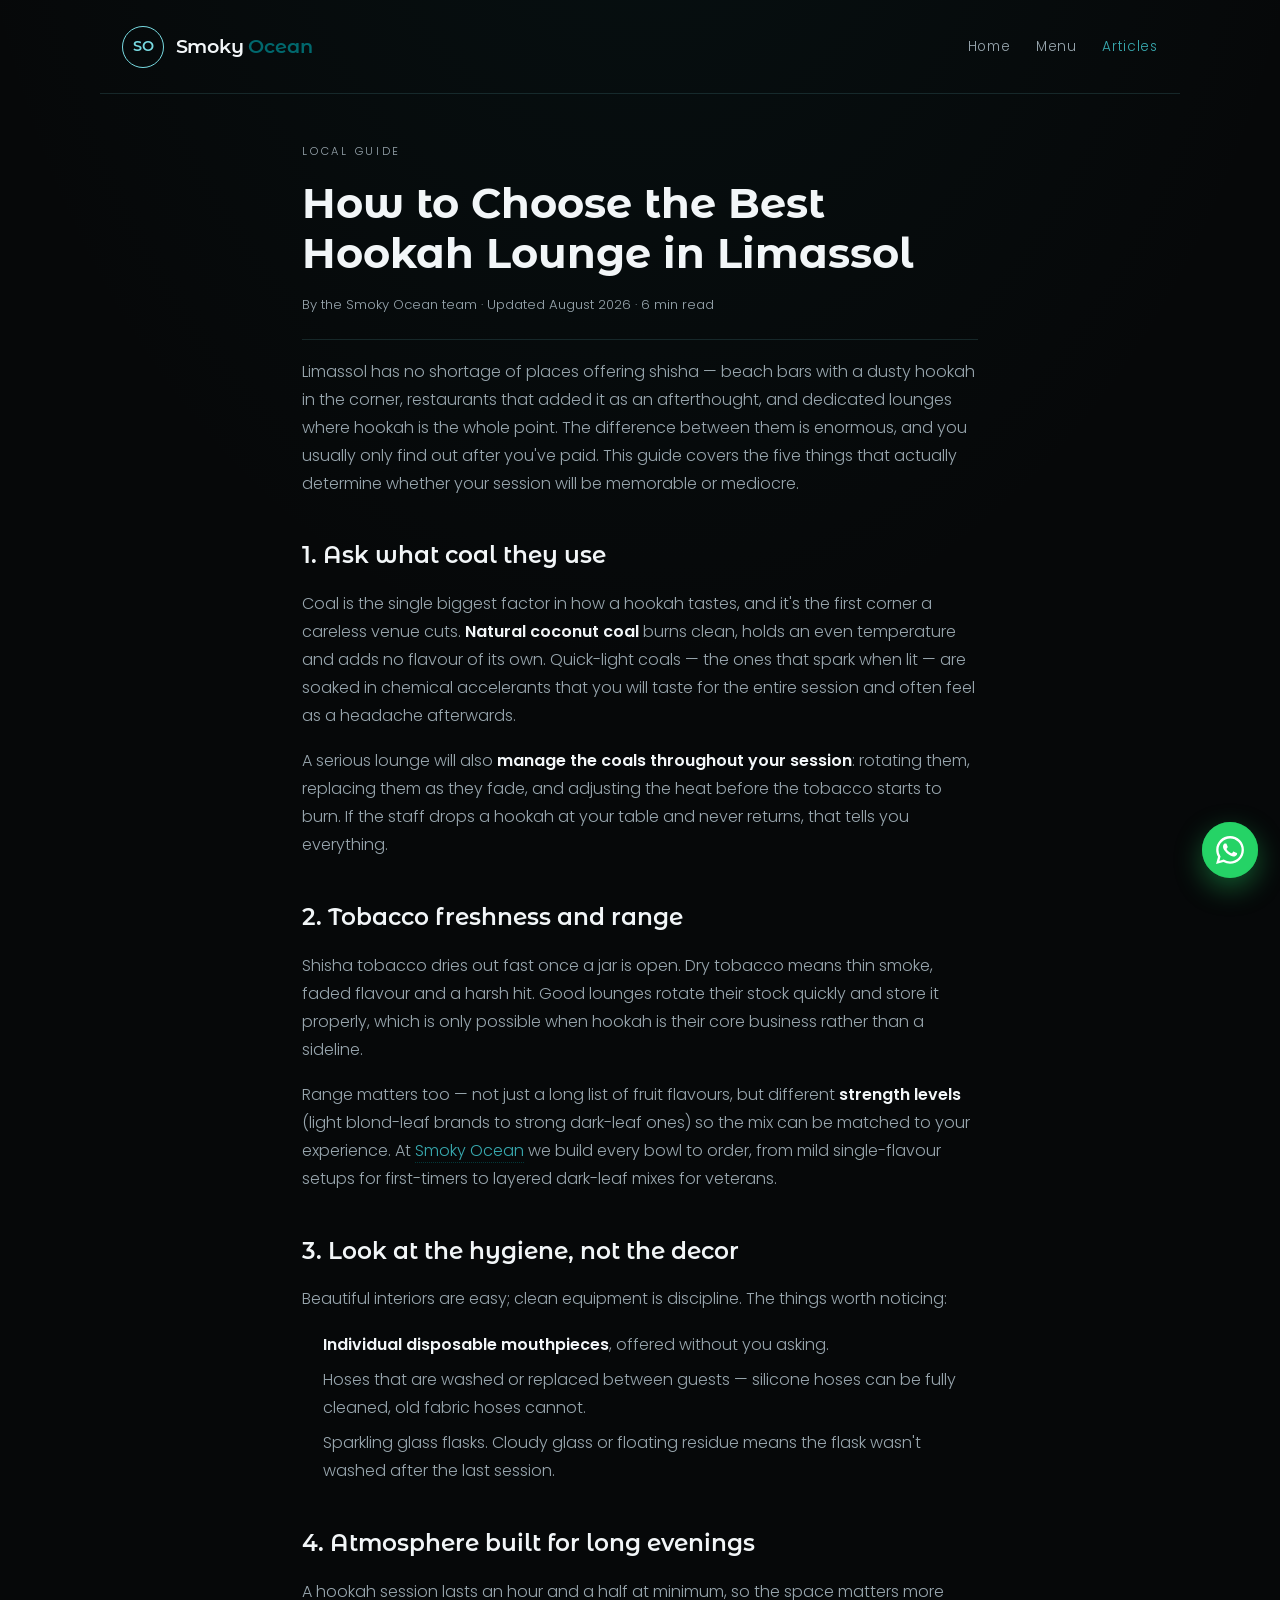
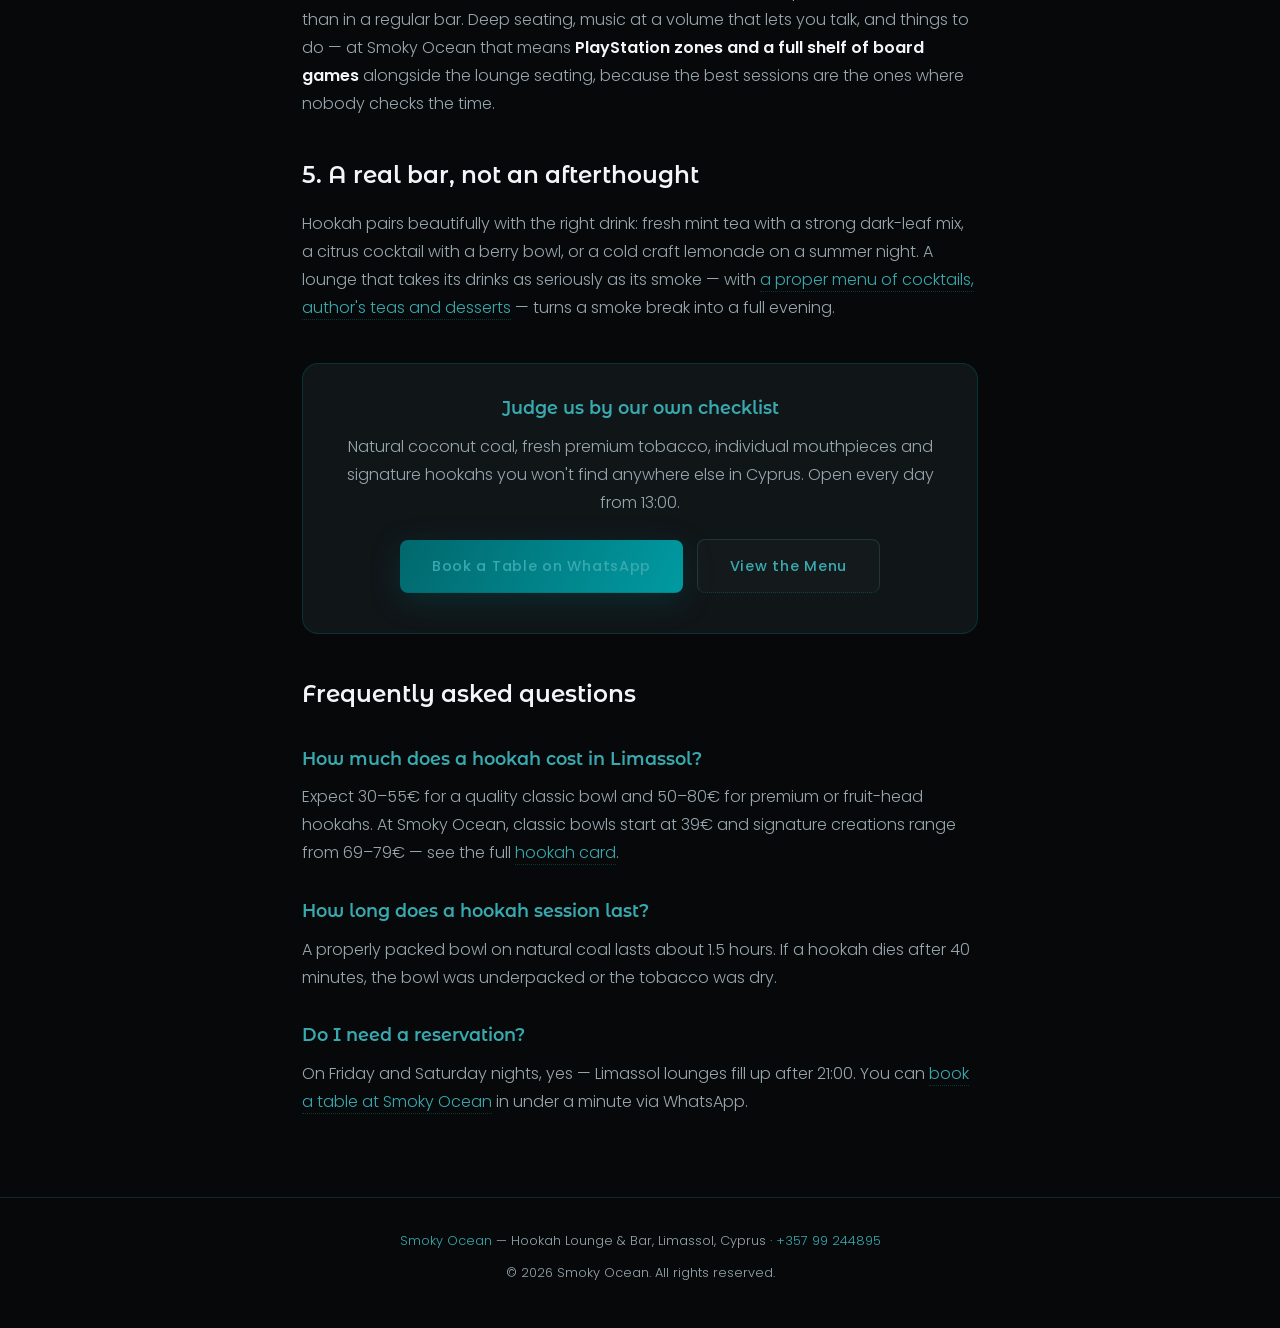
<file: blog/best-hookah-lounge-limassol.html>
<!DOCTYPE html>
<html lang="en">
<head>
  <meta charset="UTF-8" />
  <meta name="viewport" content="width=device-width, initial-scale=1.0" />

  <title>How to Choose the Best Hookah Lounge in Limassol (2026 Guide) | Smoky Ocean</title>
  <meta name="description" content="Looking for the best hookah lounge in Limassol? Here's what actually matters: coal quality, tobacco freshness, hygiene, atmosphere and service — a local guide by the Smoky Ocean team." />
  <meta name="robots" content="index, follow" />
  <meta name="theme-color" content="#060809" />
  <link rel="canonical" href="https://www.smokyocean.cy/blog/best-hookah-lounge-limassol.html" />

  <meta property="og:type" content="article" />
  <meta property="og:site_name" content="Smoky Ocean" />
  <meta property="og:title" content="How to Choose the Best Hookah Lounge in Limassol (2026 Guide)" />
  <meta property="og:description" content="Coal, tobacco, hygiene, atmosphere and service — the five things that separate a great shisha lounge from a disappointing one." />
  <meta property="og:url" content="https://www.smokyocean.cy/blog/best-hookah-lounge-limassol.html" />

  <link rel="preconnect" href="https://fonts.googleapis.com" />
  <link rel="preconnect" href="https://fonts.gstatic.com" crossorigin />
  <link href="https://fonts.googleapis.com/css2?family=Montserrat+Alternates:wght@400;500;600;700&family=Poppins:wght@300;400;500;600&display=swap" rel="stylesheet" />
  <link rel="stylesheet" href="../css/styles.css" />
  <link rel="stylesheet" href="../css/blog.css" />

  <script type="application/ld+json">
  {
    "@context": "https://schema.org",
    "@type": "Article",
    "headline": "How to Choose the Best Hookah Lounge in Limassol (2026 Guide)",
    "description": "What actually matters when picking a shisha lounge in Limassol: coal quality, tobacco freshness, hygiene, atmosphere and service.",
    "datePublished": "2026-08-23",
    "dateModified": "2026-08-23",
    "inLanguage": "en",
    "mainEntityOfPage": "https://www.smokyocean.cy/blog/best-hookah-lounge-limassol.html",
    "author": { "@type": "Organization", "name": "Smoky Ocean", "url": "https://www.smokyocean.cy/" },
    "publisher": { "@id": "https://www.smokyocean.cy/#business" }
  }
  </script>
  <script type="application/ld+json">
  {
    "@context": "https://schema.org",
    "@type": "BreadcrumbList",
    "itemListElement": [
      { "@type": "ListItem", "position": 1, "name": "Home", "item": "https://www.smokyocean.cy/" },
      { "@type": "ListItem", "position": 2, "name": "Articles", "item": "https://www.smokyocean.cy/blog/" },
      { "@type": "ListItem", "position": 3, "name": "How to Choose the Best Hookah Lounge in Limassol" }
    ]
  }
  </script>
</head>
<body class="blog-page">

  <header class="blog-header">
    <a href="../index.html" class="nav__brand">
      <span class="nav__brand-mark">SO</span>
      <span class="nav__brand-name">Smoky <em>Ocean</em></span>
    </a>
    <nav class="blog-header__links">
      <a href="../index.html">Home</a>
      <a href="../menu.html">Menu</a>
      <a href="index.html" class="active">Articles</a>
    </nav>
  </header>

  <main class="article">
    <p class="article__eyebrow">Local Guide</p>
    <h1>How to Choose the Best Hookah Lounge in Limassol</h1>
    <p class="article__meta">By the Smoky Ocean team · Updated August 2026 · 6 min read</p>

    <p>Limassol has no shortage of places offering shisha — beach bars with a dusty hookah in the corner, restaurants that added it as an afterthought, and dedicated lounges where hookah is the whole point. The difference between them is enormous, and you usually only find out after you've paid. This guide covers the five things that actually determine whether your session will be memorable or mediocre.</p>

    <h2>1. Ask what coal they use</h2>
    <p>Coal is the single biggest factor in how a hookah tastes, and it's the first corner a careless venue cuts. <strong>Natural coconut coal</strong> burns clean, holds an even temperature and adds no flavour of its own. Quick-light coals — the ones that spark when lit — are soaked in chemical accelerants that you will taste for the entire session and often feel as a headache afterwards.</p>
    <p>A serious lounge will also <strong>manage the coals throughout your session</strong>: rotating them, replacing them as they fade, and adjusting the heat before the tobacco starts to burn. If the staff drops a hookah at your table and never returns, that tells you everything.</p>

    <h2>2. Tobacco freshness and range</h2>
    <p>Shisha tobacco dries out fast once a jar is open. Dry tobacco means thin smoke, faded flavour and a harsh hit. Good lounges rotate their stock quickly and store it properly, which is only possible when hookah is their core business rather than a sideline.</p>
    <p>Range matters too — not just a long list of fruit flavours, but different <strong>strength levels</strong> (light blond-leaf brands to strong dark-leaf ones) so the mix can be matched to your experience. At <a href="../index.html">Smoky Ocean</a> we build every bowl to order, from mild single-flavour setups for first-timers to layered dark-leaf mixes for veterans.</p>

    <h2>3. Look at the hygiene, not the decor</h2>
    <p>Beautiful interiors are easy; clean equipment is discipline. The things worth noticing:</p>
    <ul>
      <li><strong>Individual disposable mouthpieces</strong>, offered without you asking.</li>
      <li>Hoses that are washed or replaced between guests — silicone hoses can be fully cleaned, old fabric hoses cannot.</li>
      <li>Sparkling glass flasks. Cloudy glass or floating residue means the flask wasn't washed after the last session.</li>
    </ul>

    <h2>4. Atmosphere built for long evenings</h2>
    <p>A hookah session lasts an hour and a half at minimum, so the space matters more than in a regular bar. Deep seating, music at a volume that lets you talk, and things to do — at Smoky Ocean that means <strong>PlayStation zones and a full shelf of board games</strong> alongside the lounge seating, because the best sessions are the ones where nobody checks the time.</p>

    <h2>5. A real bar, not an afterthought</h2>
    <p>Hookah pairs beautifully with the right drink: fresh mint tea with a strong dark-leaf mix, a citrus cocktail with a berry bowl, or a cold craft lemonade on a summer night. A lounge that takes its drinks as seriously as its smoke — with <a href="../menu.html">a proper menu of cocktails, author's teas and desserts</a> — turns a smoke break into a full evening.</p>

    <div class="article-cta">
      <h3>Judge us by our own checklist</h3>
      <p>Natural coconut coal, fresh premium tobacco, individual mouthpieces and signature hookahs you won't find anywhere else in Cyprus. Open every day from 13:00.</p>
      <a class="btn btn--primary" href="https://wa.me/35799244895" target="_blank" rel="noopener">Book a Table on WhatsApp</a>
      <a class="btn btn--ghost" href="../menu.html">View the Menu</a>
    </div>

    <h2>Frequently asked questions</h2>
    <h3>How much does a hookah cost in Limassol?</h3>
    <p>Expect 30–55€ for a quality classic bowl and 50–80€ for premium or fruit-head hookahs. At Smoky Ocean, classic bowls start at 39€ and signature creations range from 69–79€ — see the full <a href="../menu.html">hookah card</a>.</p>
    <h3>How long does a hookah session last?</h3>
    <p>A properly packed bowl on natural coal lasts about 1.5 hours. If a hookah dies after 40 minutes, the bowl was underpacked or the tobacco was dry.</p>
    <h3>Do I need a reservation?</h3>
    <p>On Friday and Saturday nights, yes — Limassol lounges fill up after 21:00. You can <a href="../index.html#visit">book a table at Smoky Ocean</a> in under a minute via WhatsApp.</p>
  </main>

  <footer class="blog-footer">
    <a href="../index.html">Smoky Ocean</a> — Hookah Lounge &amp; Bar, Limassol, Cyprus · <a href="tel:+35799244895">+357 99 244895</a>
    <p>© 2026 Smoky Ocean. All rights reserved.</p>
  </footer>

  <a class="wa-float" href="https://wa.me/35799244895?text=Hello%20Smoky%20Ocean!" target="_blank" rel="noopener" aria-label="Chat with us on WhatsApp">
    <svg viewBox="0 0 24 24" fill="currentColor"><path d="M17.47 14.38c-.3-.15-1.76-.87-2.03-.97-.27-.1-.47-.15-.67.15-.2.3-.77.96-.94 1.16-.17.2-.35.22-.64.07-.3-.15-1.26-.46-2.39-1.47-.88-.79-1.48-1.76-1.65-2.06-.17-.3-.02-.46.13-.61.13-.13.3-.35.44-.52.15-.17.2-.3.3-.5.1-.2.05-.37-.02-.52-.08-.15-.67-1.62-.92-2.22-.24-.58-.49-.5-.67-.51h-.57c-.2 0-.52.07-.79.37-.27.3-1.04 1.02-1.04 2.48 0 1.47 1.07 2.88 1.22 3.08.15.2 2.1 3.2 5.08 4.49.71.31 1.26.49 1.7.63.71.23 1.36.2 1.87.12.57-.09 1.76-.72 2-1.42.25-.7.25-1.29.18-1.42-.08-.12-.28-.2-.57-.34zM12.05 21.79h-.01a9.87 9.87 0 0 1-5.03-1.38l-.36-.21-3.74.98 1-3.65-.24-.37a9.83 9.83 0 0 1-1.51-5.25c0-5.44 4.43-9.87 9.89-9.87a9.8 9.8 0 0 1 6.98 2.9 9.8 9.8 0 0 1 2.9 6.98c0 5.45-4.44 9.87-9.88 9.87zm8.4-18.27A11.8 11.8 0 0 0 12.05 0C5.5 0 .16 5.34.16 11.9c0 2.1.55 4.15 1.59 5.95L.06 24l6.3-1.65a11.87 11.87 0 0 0 5.68 1.45h.01c6.55 0 11.89-5.34 11.89-11.9 0-3.18-1.24-6.16-3.49-8.4z"/></svg>
  </a>

</body>
</html>
</file>
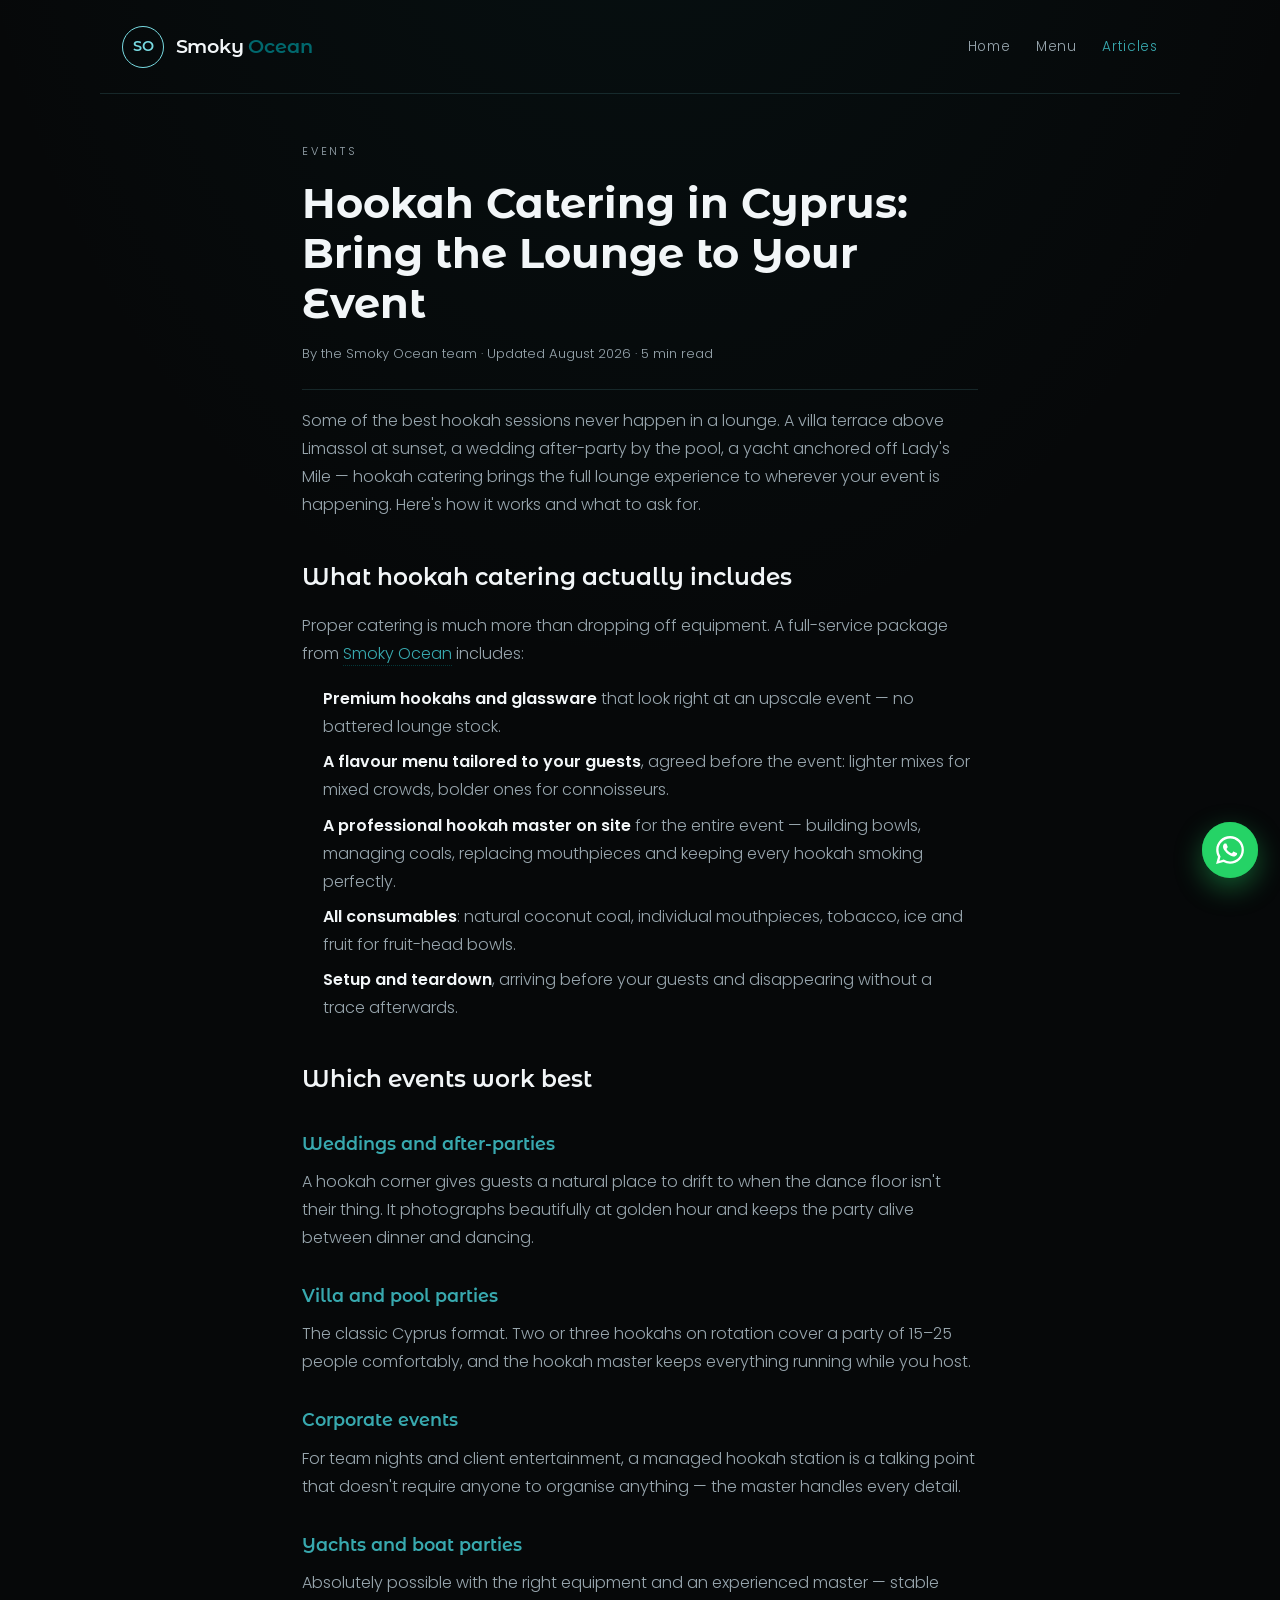
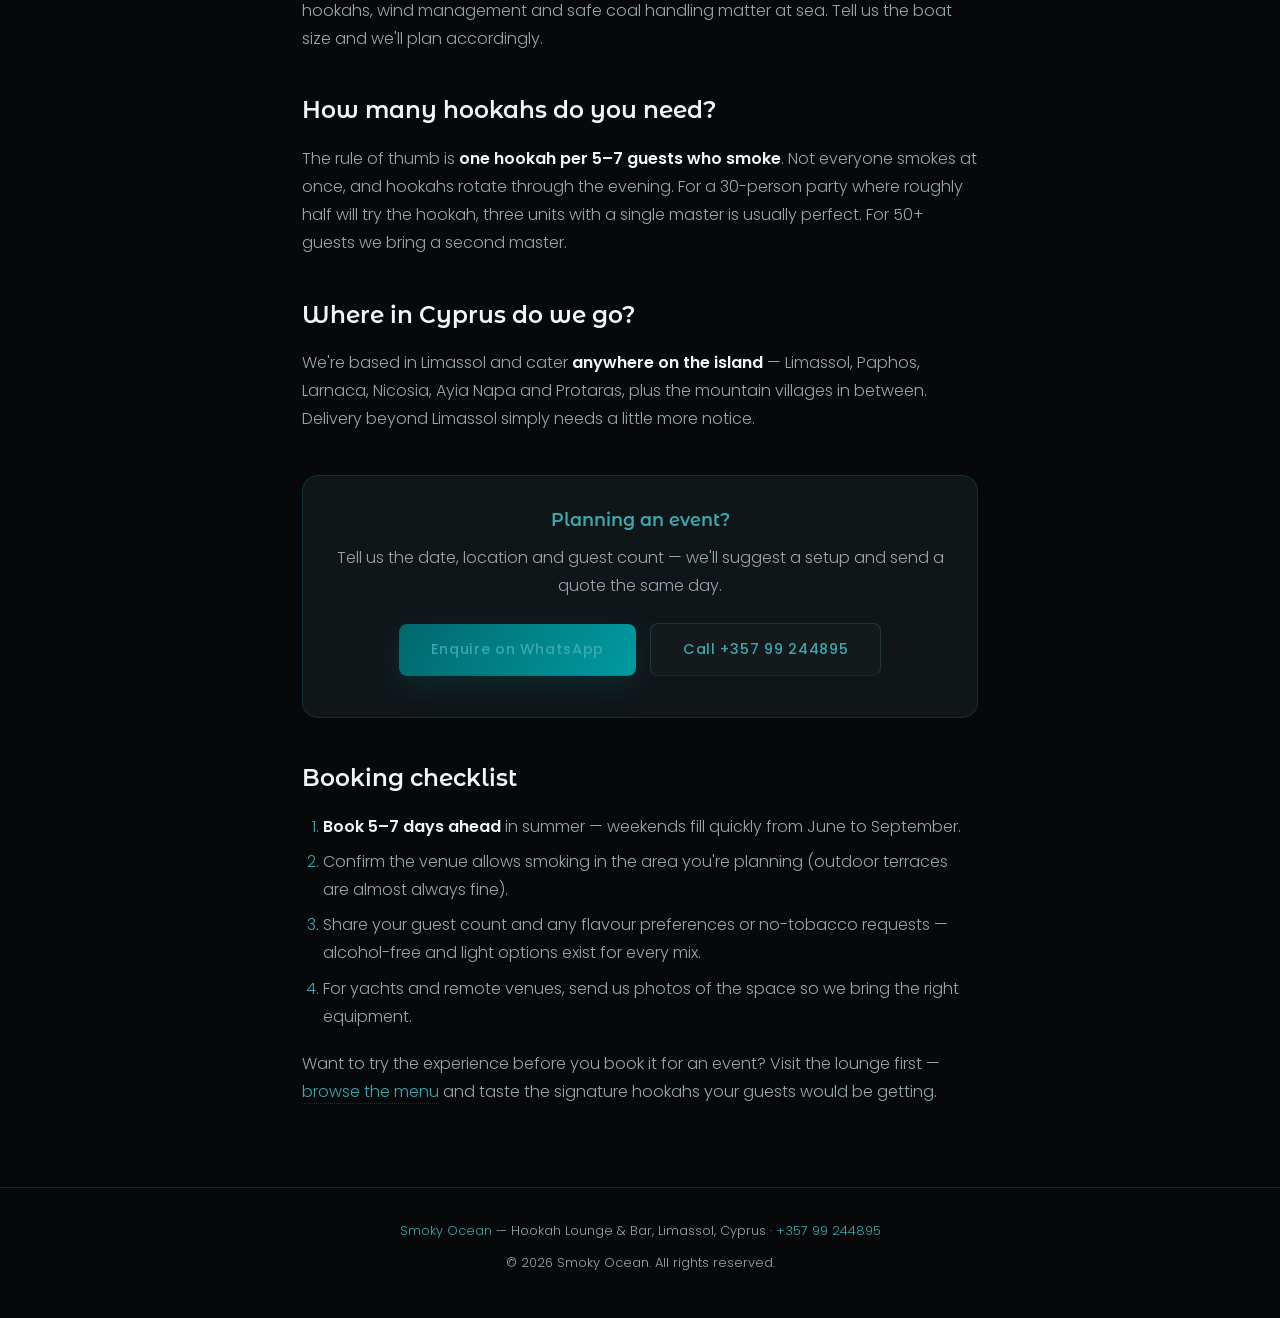
<file: blog/hookah-catering-cyprus.html>
<!DOCTYPE html>
<html lang="en">
<head>
  <meta charset="UTF-8" />
  <meta name="viewport" content="width=device-width, initial-scale=1.0" />

  <title>Hookah Catering in Cyprus — Weddings, Villas &amp; Corporate Events | Smoky Ocean</title>
  <meta name="description" content="Mobile hookah catering anywhere in Cyprus: weddings, villa parties, yacht days and corporate events. What's included, how many hookahs you need, and how to book with Smoky Ocean." />
  <meta name="robots" content="index, follow" />
  <meta name="theme-color" content="#060809" />
  <link rel="canonical" href="https://www.smokyocean.cy/blog/hookah-catering-cyprus.html" />

  <meta property="og:type" content="article" />
  <meta property="og:site_name" content="Smoky Ocean" />
  <meta property="og:title" content="Hookah Catering in Cyprus — Weddings, Villas &amp; Corporate Events" />
  <meta property="og:description" content="How mobile hookah catering works, what's included, and how to book it anywhere in Cyprus." />
  <meta property="og:url" content="https://www.smokyocean.cy/blog/hookah-catering-cyprus.html" />

  <link rel="preconnect" href="https://fonts.googleapis.com" />
  <link rel="preconnect" href="https://fonts.gstatic.com" crossorigin />
  <link href="https://fonts.googleapis.com/css2?family=Montserrat+Alternates:wght@400;500;600;700&family=Poppins:wght@300;400;500;600&display=swap" rel="stylesheet" />
  <link rel="stylesheet" href="../css/styles.css" />
  <link rel="stylesheet" href="../css/blog.css" />

  <script type="application/ld+json">
  {
    "@context": "https://schema.org",
    "@type": "Article",
    "headline": "Hookah Catering in Cyprus — Weddings, Villas & Corporate Events",
    "description": "How mobile hookah catering works in Cyprus, what's included, how many hookahs you need, and how to book.",
    "datePublished": "2026-08-23",
    "dateModified": "2026-08-23",
    "inLanguage": "en",
    "mainEntityOfPage": "https://www.smokyocean.cy/blog/hookah-catering-cyprus.html",
    "author": { "@type": "Organization", "name": "Smoky Ocean", "url": "https://www.smokyocean.cy/" },
    "publisher": { "@id": "https://www.smokyocean.cy/#business" }
  }
  </script>
  <script type="application/ld+json">
  {
    "@context": "https://schema.org",
    "@type": "BreadcrumbList",
    "itemListElement": [
      { "@type": "ListItem", "position": 1, "name": "Home", "item": "https://www.smokyocean.cy/" },
      { "@type": "ListItem", "position": 2, "name": "Articles", "item": "https://www.smokyocean.cy/blog/" },
      { "@type": "ListItem", "position": 3, "name": "Hookah Catering in Cyprus" }
    ]
  }
  </script>
</head>
<body class="blog-page">

  <header class="blog-header">
    <a href="../index.html" class="nav__brand">
      <span class="nav__brand-mark">SO</span>
      <span class="nav__brand-name">Smoky <em>Ocean</em></span>
    </a>
    <nav class="blog-header__links">
      <a href="../index.html">Home</a>
      <a href="../menu.html">Menu</a>
      <a href="index.html" class="active">Articles</a>
    </nav>
  </header>

  <main class="article">
    <p class="article__eyebrow">Events</p>
    <h1>Hookah Catering in Cyprus: Bring the Lounge to Your Event</h1>
    <p class="article__meta">By the Smoky Ocean team · Updated August 2026 · 5 min read</p>

    <p>Some of the best hookah sessions never happen in a lounge. A villa terrace above Limassol at sunset, a wedding after-party by the pool, a yacht anchored off Lady's Mile — hookah catering brings the full lounge experience to wherever your event is happening. Here's how it works and what to ask for.</p>

    <h2>What hookah catering actually includes</h2>
    <p>Proper catering is much more than dropping off equipment. A full-service package from <a href="../index.html#catering">Smoky Ocean</a> includes:</p>
    <ul>
      <li><strong>Premium hookahs and glassware</strong> that look right at an upscale event — no battered lounge stock.</li>
      <li><strong>A flavour menu tailored to your guests</strong>, agreed before the event: lighter mixes for mixed crowds, bolder ones for connoisseurs.</li>
      <li><strong>A professional hookah master on site</strong> for the entire event — building bowls, managing coals, replacing mouthpieces and keeping every hookah smoking perfectly.</li>
      <li><strong>All consumables</strong>: natural coconut coal, individual mouthpieces, tobacco, ice and fruit for fruit-head bowls.</li>
      <li><strong>Setup and teardown</strong>, arriving before your guests and disappearing without a trace afterwards.</li>
    </ul>

    <h2>Which events work best</h2>
    <h3>Weddings and after-parties</h3>
    <p>A hookah corner gives guests a natural place to drift to when the dance floor isn't their thing. It photographs beautifully at golden hour and keeps the party alive between dinner and dancing.</p>
    <h3>Villa and pool parties</h3>
    <p>The classic Cyprus format. Two or three hookahs on rotation cover a party of 15–25 people comfortably, and the hookah master keeps everything running while you host.</p>
    <h3>Corporate events</h3>
    <p>For team nights and client entertainment, a managed hookah station is a talking point that doesn't require anyone to organise anything — the master handles every detail.</p>
    <h3>Yachts and boat parties</h3>
    <p>Absolutely possible with the right equipment and an experienced master — stable hookahs, wind management and safe coal handling matter at sea. Tell us the boat size and we'll plan accordingly.</p>

    <h2>How many hookahs do you need?</h2>
    <p>The rule of thumb is <strong>one hookah per 5–7 guests who smoke</strong>. Not everyone smokes at once, and hookahs rotate through the evening. For a 30-person party where roughly half will try the hookah, three units with a single master is usually perfect. For 50+ guests we bring a second master.</p>

    <h2>Where in Cyprus do we go?</h2>
    <p>We're based in Limassol and cater <strong>anywhere on the island</strong> — Limassol, Paphos, Larnaca, Nicosia, Ayia Napa and Protaras, plus the mountain villages in between. Delivery beyond Limassol simply needs a little more notice.</p>

    <div class="article-cta">
      <h3>Planning an event?</h3>
      <p>Tell us the date, location and guest count — we'll suggest a setup and send a quote the same day.</p>
      <a class="btn btn--primary" href="https://wa.me/35799244895" target="_blank" rel="noopener">Enquire on WhatsApp</a>
      <a class="btn btn--ghost" href="tel:+35799244895">Call +357 99 244895</a>
    </div>

    <h2>Booking checklist</h2>
    <ol>
      <li><strong>Book 5–7 days ahead</strong> in summer — weekends fill quickly from June to September.</li>
      <li>Confirm the venue allows smoking in the area you're planning (outdoor terraces are almost always fine).</li>
      <li>Share your guest count and any flavour preferences or no-tobacco requests — alcohol-free and light options exist for every mix.</li>
      <li>For yachts and remote venues, send us photos of the space so we bring the right equipment.</li>
    </ol>

    <p>Want to try the experience before you book it for an event? Visit the lounge first — <a href="../menu.html">browse the menu</a> and taste the signature hookahs your guests would be getting.</p>
  </main>

  <footer class="blog-footer">
    <a href="../index.html">Smoky Ocean</a> — Hookah Lounge &amp; Bar, Limassol, Cyprus · <a href="tel:+35799244895">+357 99 244895</a>
    <p>© 2026 Smoky Ocean. All rights reserved.</p>
  </footer>

  <a class="wa-float" href="https://wa.me/35799244895?text=Hello%20Smoky%20Ocean!" target="_blank" rel="noopener" aria-label="Chat with us on WhatsApp">
    <svg viewBox="0 0 24 24" fill="currentColor"><path d="M17.47 14.38c-.3-.15-1.76-.87-2.03-.97-.27-.1-.47-.15-.67.15-.2.3-.77.96-.94 1.16-.17.2-.35.22-.64.07-.3-.15-1.26-.46-2.39-1.47-.88-.79-1.48-1.76-1.65-2.06-.17-.3-.02-.46.13-.61.13-.13.3-.35.44-.52.15-.17.2-.3.3-.5.1-.2.05-.37-.02-.52-.08-.15-.67-1.62-.92-2.22-.24-.58-.49-.5-.67-.51h-.57c-.2 0-.52.07-.79.37-.27.3-1.04 1.02-1.04 2.48 0 1.47 1.07 2.88 1.22 3.08.15.2 2.1 3.2 5.08 4.49.71.31 1.26.49 1.7.63.71.23 1.36.2 1.87.12.57-.09 1.76-.72 2-1.42.25-.7.25-1.29.18-1.42-.08-.12-.28-.2-.57-.34zM12.05 21.79h-.01a9.87 9.87 0 0 1-5.03-1.38l-.36-.21-3.74.98 1-3.65-.24-.37a9.83 9.83 0 0 1-1.51-5.25c0-5.44 4.43-9.87 9.89-9.87a9.8 9.8 0 0 1 6.98 2.9 9.8 9.8 0 0 1 2.9 6.98c0 5.45-4.44 9.87-9.88 9.87zm8.4-18.27A11.8 11.8 0 0 0 12.05 0C5.5 0 .16 5.34.16 11.9c0 2.1.55 4.15 1.59 5.95L.06 24l6.3-1.65a11.87 11.87 0 0 0 5.68 1.45h.01c6.55 0 11.89-5.34 11.89-11.9 0-3.18-1.24-6.16-3.49-8.4z"/></svg>
  </a>

</body>
</html>
</file>
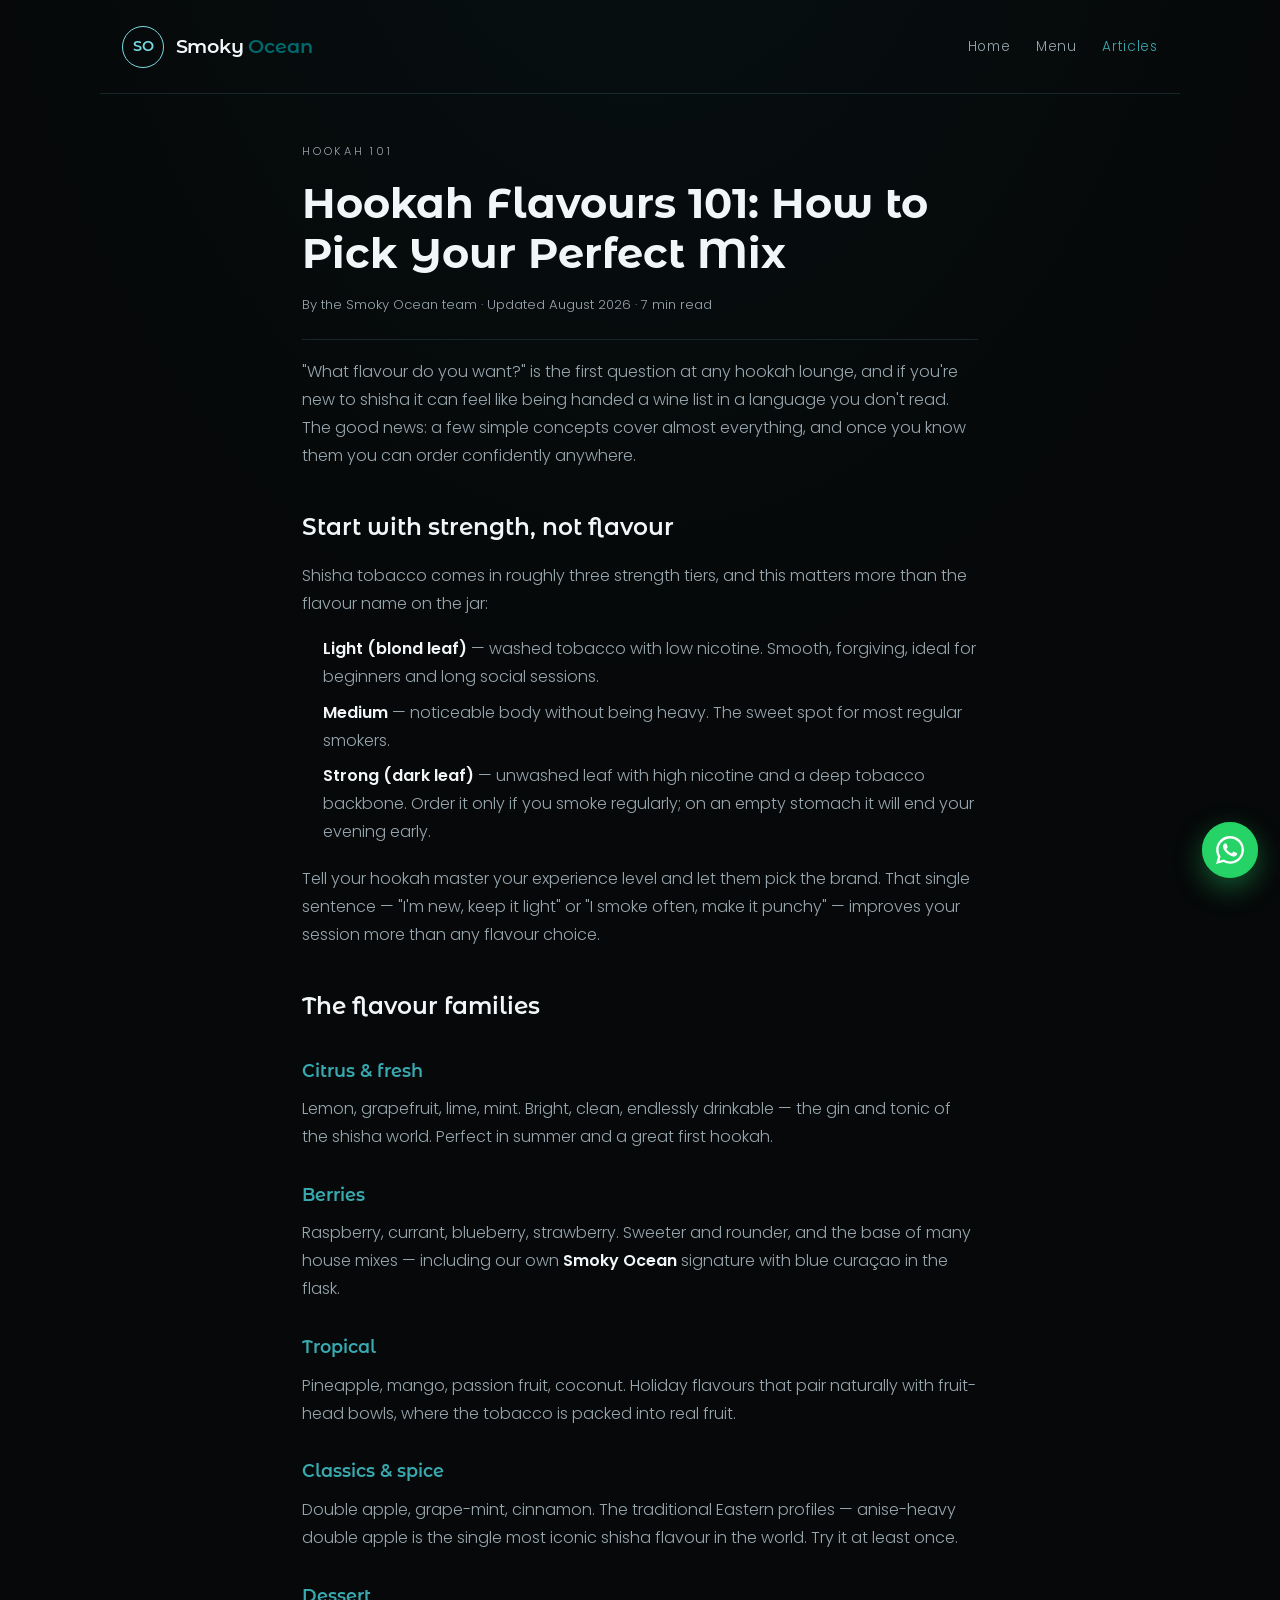
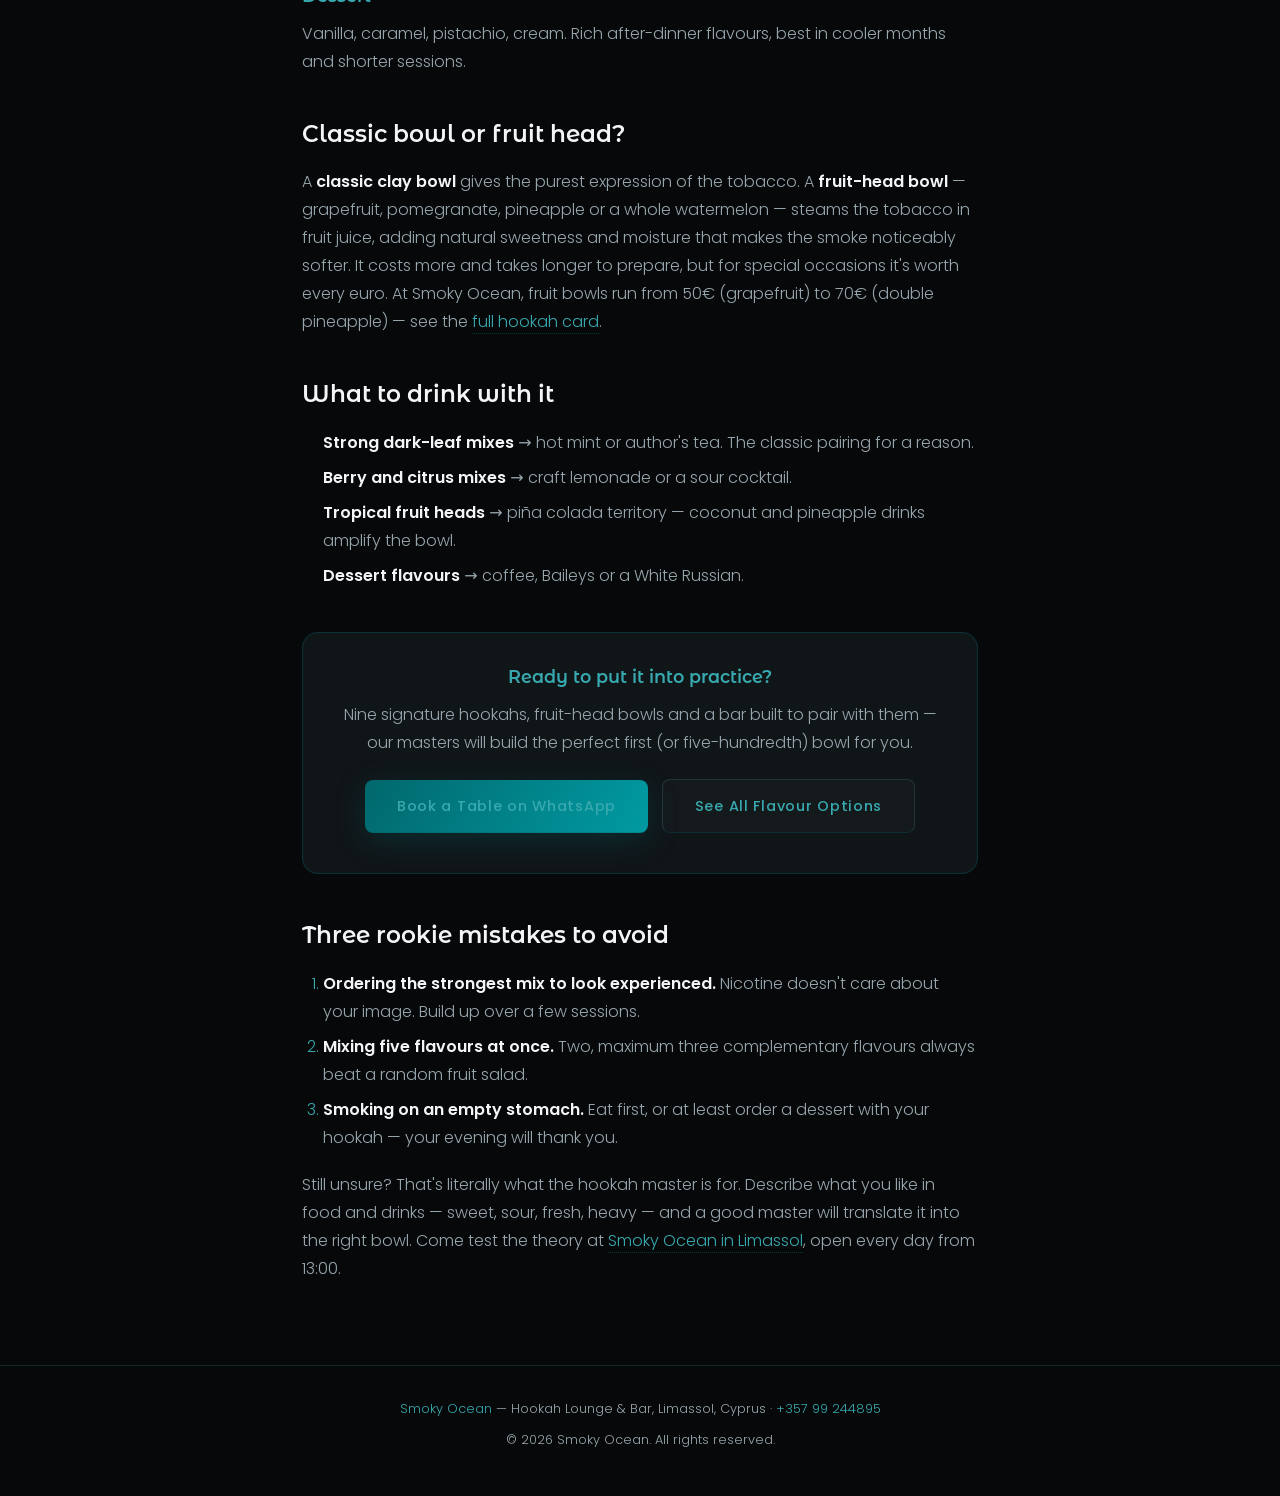
<file: blog/hookah-flavours-guide.html>
<!DOCTYPE html>
<html lang="en">
<head>
  <meta charset="UTF-8" />
  <meta name="viewport" content="width=device-width, initial-scale=1.0" />

  <title>Hookah Flavours 101: How to Pick Your Perfect Shisha Mix | Smoky Ocean</title>
  <meta name="description" content="A beginner-friendly guide to shisha flavours: strength levels, classic vs fruit-head bowls, popular flavour combinations, and how to order a mix you'll love at any hookah lounge." />
  <meta name="robots" content="index, follow" />
  <meta name="theme-color" content="#060809" />
  <link rel="canonical" href="https://www.smokyocean.cy/blog/hookah-flavours-guide.html" />

  <meta property="og:type" content="article" />
  <meta property="og:site_name" content="Smoky Ocean" />
  <meta property="og:title" content="Hookah Flavours 101: How to Pick Your Perfect Shisha Mix" />
  <meta property="og:description" content="Strength levels, bowl types and flavour pairings — everything you need to order a hookah you'll actually love." />
  <meta property="og:url" content="https://www.smokyocean.cy/blog/hookah-flavours-guide.html" />

  <link rel="preconnect" href="https://fonts.googleapis.com" />
  <link rel="preconnect" href="https://fonts.gstatic.com" crossorigin />
  <link href="https://fonts.googleapis.com/css2?family=Montserrat+Alternates:wght@400;500;600;700&family=Poppins:wght@300;400;500;600&display=swap" rel="stylesheet" />
  <link rel="stylesheet" href="../css/styles.css" />
  <link rel="stylesheet" href="../css/blog.css" />

  <script type="application/ld+json">
  {
    "@context": "https://schema.org",
    "@type": "Article",
    "headline": "Hookah Flavours 101: How to Pick Your Perfect Shisha Mix",
    "description": "Strength levels, bowl types and flavour pairings — a beginner-friendly guide to ordering hookah.",
    "datePublished": "2026-08-23",
    "dateModified": "2026-08-23",
    "inLanguage": "en",
    "mainEntityOfPage": "https://www.smokyocean.cy/blog/hookah-flavours-guide.html",
    "author": { "@type": "Organization", "name": "Smoky Ocean", "url": "https://www.smokyocean.cy/" },
    "publisher": { "@id": "https://www.smokyocean.cy/#business" }
  }
  </script>
  <script type="application/ld+json">
  {
    "@context": "https://schema.org",
    "@type": "BreadcrumbList",
    "itemListElement": [
      { "@type": "ListItem", "position": 1, "name": "Home", "item": "https://www.smokyocean.cy/" },
      { "@type": "ListItem", "position": 2, "name": "Articles", "item": "https://www.smokyocean.cy/blog/" },
      { "@type": "ListItem", "position": 3, "name": "Hookah Flavours 101" }
    ]
  }
  </script>
</head>
<body class="blog-page">

  <header class="blog-header">
    <a href="../index.html" class="nav__brand">
      <span class="nav__brand-mark">SO</span>
      <span class="nav__brand-name">Smoky <em>Ocean</em></span>
    </a>
    <nav class="blog-header__links">
      <a href="../index.html">Home</a>
      <a href="../menu.html">Menu</a>
      <a href="index.html" class="active">Articles</a>
    </nav>
  </header>

  <main class="article">
    <p class="article__eyebrow">Hookah 101</p>
    <h1>Hookah Flavours 101: How to Pick Your Perfect Mix</h1>
    <p class="article__meta">By the Smoky Ocean team · Updated August 2026 · 7 min read</p>

    <p>"What flavour do you want?" is the first question at any hookah lounge, and if you're new to shisha it can feel like being handed a wine list in a language you don't read. The good news: a few simple concepts cover almost everything, and once you know them you can order confidently anywhere.</p>

    <h2>Start with strength, not flavour</h2>
    <p>Shisha tobacco comes in roughly three strength tiers, and this matters more than the flavour name on the jar:</p>
    <ul>
      <li><strong>Light (blond leaf)</strong> — washed tobacco with low nicotine. Smooth, forgiving, ideal for beginners and long social sessions.</li>
      <li><strong>Medium</strong> — noticeable body without being heavy. The sweet spot for most regular smokers.</li>
      <li><strong>Strong (dark leaf)</strong> — unwashed leaf with high nicotine and a deep tobacco backbone. Order it only if you smoke regularly; on an empty stomach it will end your evening early.</li>
    </ul>
    <p>Tell your hookah master your experience level and let them pick the brand. That single sentence — "I'm new, keep it light" or "I smoke often, make it punchy" — improves your session more than any flavour choice.</p>

    <h2>The flavour families</h2>
    <h3>Citrus &amp; fresh</h3>
    <p>Lemon, grapefruit, lime, mint. Bright, clean, endlessly drinkable — the gin and tonic of the shisha world. Perfect in summer and a great first hookah.</p>
    <h3>Berries</h3>
    <p>Raspberry, currant, blueberry, strawberry. Sweeter and rounder, and the base of many house mixes — including our own <strong>Smoky Ocean</strong> signature with blue curaçao in the flask.</p>
    <h3>Tropical</h3>
    <p>Pineapple, mango, passion fruit, coconut. Holiday flavours that pair naturally with fruit-head bowls, where the tobacco is packed into real fruit.</p>
    <h3>Classics &amp; spice</h3>
    <p>Double apple, grape-mint, cinnamon. The traditional Eastern profiles — anise-heavy double apple is the single most iconic shisha flavour in the world. Try it at least once.</p>
    <h3>Dessert</h3>
    <p>Vanilla, caramel, pistachio, cream. Rich after-dinner flavours, best in cooler months and shorter sessions.</p>

    <h2>Classic bowl or fruit head?</h2>
    <p>A <strong>classic clay bowl</strong> gives the purest expression of the tobacco. A <strong>fruit-head bowl</strong> — grapefruit, pomegranate, pineapple or a whole watermelon — steams the tobacco in fruit juice, adding natural sweetness and moisture that makes the smoke noticeably softer. It costs more and takes longer to prepare, but for special occasions it's worth every euro. At Smoky Ocean, fruit bowls run from 50€ (grapefruit) to 70€ (double pineapple) — see the <a href="../menu.html">full hookah card</a>.</p>

    <h2>What to drink with it</h2>
    <ul>
      <li><strong>Strong dark-leaf mixes</strong> → hot mint or author's tea. The classic pairing for a reason.</li>
      <li><strong>Berry and citrus mixes</strong> → craft lemonade or a sour cocktail.</li>
      <li><strong>Tropical fruit heads</strong> → piña colada territory — coconut and pineapple drinks amplify the bowl.</li>
      <li><strong>Dessert flavours</strong> → coffee, Baileys or a White Russian.</li>
    </ul>

    <div class="article-cta">
      <h3>Ready to put it into practice?</h3>
      <p>Nine signature hookahs, fruit-head bowls and a bar built to pair with them — our masters will build the perfect first (or five-hundredth) bowl for you.</p>
      <a class="btn btn--primary" href="https://wa.me/35799244895" target="_blank" rel="noopener">Book a Table on WhatsApp</a>
      <a class="btn btn--ghost" href="../menu.html">See All Flavour Options</a>
    </div>

    <h2>Three rookie mistakes to avoid</h2>
    <ol>
      <li><strong>Ordering the strongest mix to look experienced.</strong> Nicotine doesn't care about your image. Build up over a few sessions.</li>
      <li><strong>Mixing five flavours at once.</strong> Two, maximum three complementary flavours always beat a random fruit salad.</li>
      <li><strong>Smoking on an empty stomach.</strong> Eat first, or at least order a dessert with your hookah — your evening will thank you.</li>
    </ol>

    <p>Still unsure? That's literally what the hookah master is for. Describe what you like in food and drinks — sweet, sour, fresh, heavy — and a good master will translate it into the right bowl. Come test the theory at <a href="../index.html">Smoky Ocean in Limassol</a>, open every day from 13:00.</p>
  </main>

  <footer class="blog-footer">
    <a href="../index.html">Smoky Ocean</a> — Hookah Lounge &amp; Bar, Limassol, Cyprus · <a href="tel:+35799244895">+357 99 244895</a>
    <p>© 2026 Smoky Ocean. All rights reserved.</p>
  </footer>

  <a class="wa-float" href="https://wa.me/35799244895?text=Hello%20Smoky%20Ocean!" target="_blank" rel="noopener" aria-label="Chat with us on WhatsApp">
    <svg viewBox="0 0 24 24" fill="currentColor"><path d="M17.47 14.38c-.3-.15-1.76-.87-2.03-.97-.27-.1-.47-.15-.67.15-.2.3-.77.96-.94 1.16-.17.2-.35.22-.64.07-.3-.15-1.26-.46-2.39-1.47-.88-.79-1.48-1.76-1.65-2.06-.17-.3-.02-.46.13-.61.13-.13.3-.35.44-.52.15-.17.2-.3.3-.5.1-.2.05-.37-.02-.52-.08-.15-.67-1.62-.92-2.22-.24-.58-.49-.5-.67-.51h-.57c-.2 0-.52.07-.79.37-.27.3-1.04 1.02-1.04 2.48 0 1.47 1.07 2.88 1.22 3.08.15.2 2.1 3.2 5.08 4.49.71.31 1.26.49 1.7.63.71.23 1.36.2 1.87.12.57-.09 1.76-.72 2-1.42.25-.7.25-1.29.18-1.42-.08-.12-.28-.2-.57-.34zM12.05 21.79h-.01a9.87 9.87 0 0 1-5.03-1.38l-.36-.21-3.74.98 1-3.65-.24-.37a9.83 9.83 0 0 1-1.51-5.25c0-5.44 4.43-9.87 9.89-9.87a9.8 9.8 0 0 1 6.98 2.9 9.8 9.8 0 0 1 2.9 6.98c0 5.45-4.44 9.87-9.88 9.87zm8.4-18.27A11.8 11.8 0 0 0 12.05 0C5.5 0 .16 5.34.16 11.9c0 2.1.55 4.15 1.59 5.95L.06 24l6.3-1.65a11.87 11.87 0 0 0 5.68 1.45h.01c6.55 0 11.89-5.34 11.89-11.9 0-3.18-1.24-6.16-3.49-8.4z"/></svg>
  </a>

</body>
</html>
</file>
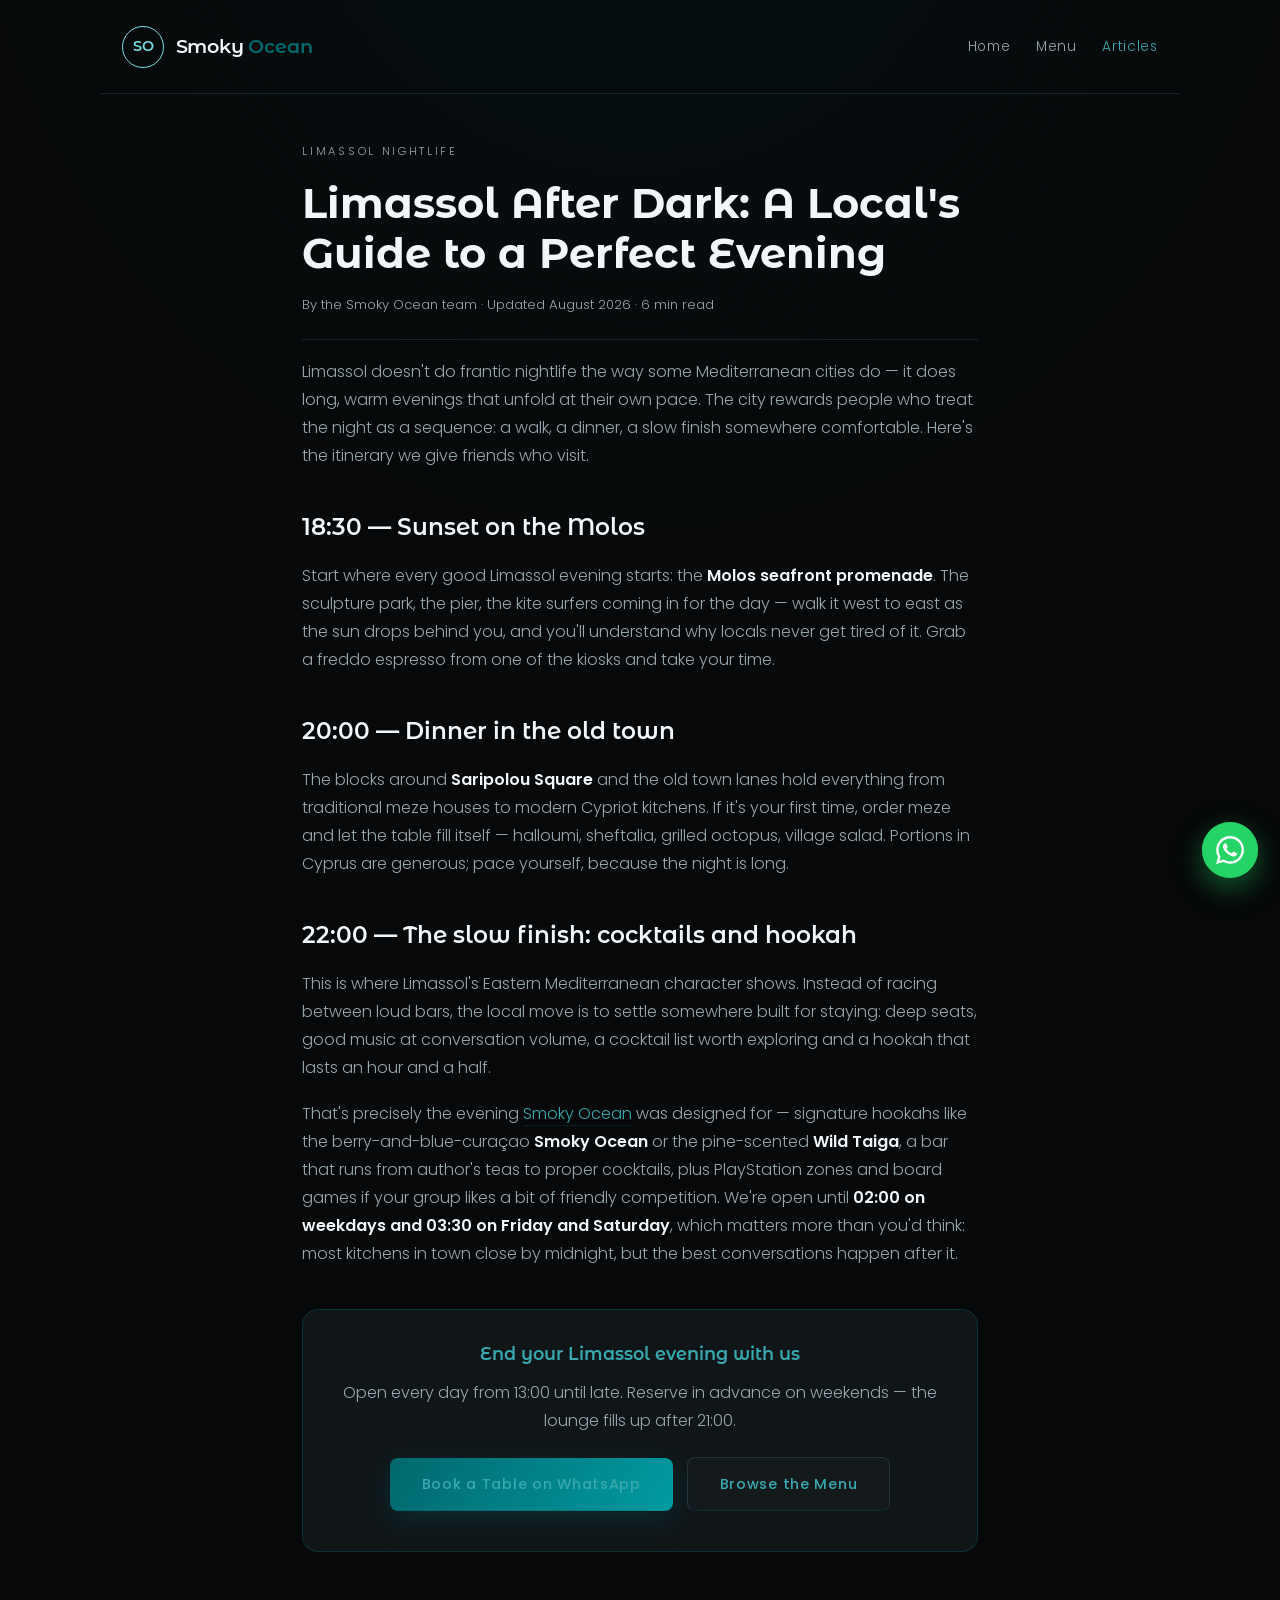
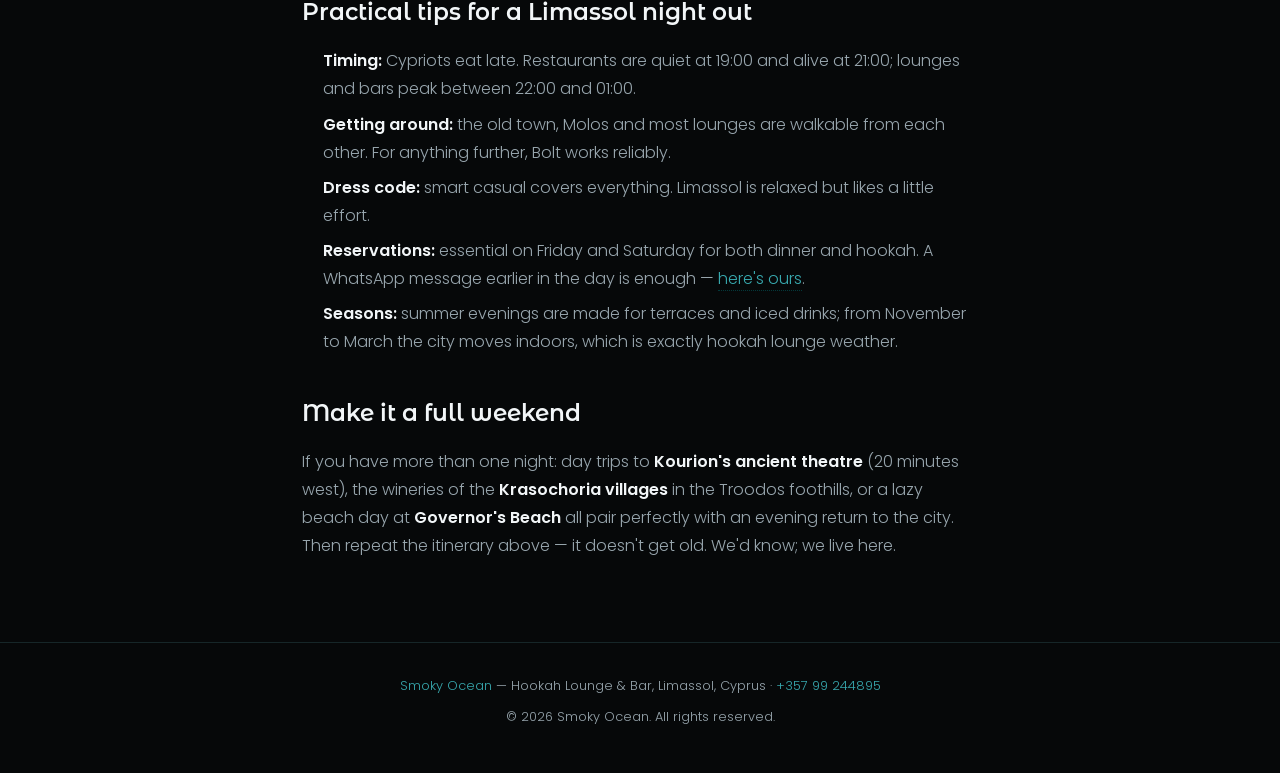
<file: blog/limassol-nightlife-guide.html>
<!DOCTYPE html>
<html lang="en">
<head>
  <meta charset="UTF-8" />
  <meta name="viewport" content="width=device-width, initial-scale=1.0" />

  <title>Limassol After Dark: A Local's Guide to a Perfect Evening (2026) | Smoky Ocean</title>
  <meta name="description" content="A relaxed evening itinerary for Limassol, Cyprus: sunset on the Molos, dinner in the old town, cocktails and hookah until late — written by locals, updated for 2026." />
  <meta name="robots" content="index, follow" />
  <meta name="theme-color" content="#060809" />
  <link rel="canonical" href="https://www.smokyocean.cy/blog/limassol-nightlife-guide.html" />

  <meta property="og:type" content="article" />
  <meta property="og:site_name" content="Smoky Ocean" />
  <meta property="og:title" content="Limassol After Dark: A Local's Guide to a Perfect Evening" />
  <meta property="og:description" content="Sunset on the Molos, dinner in the old town, and where to end the night — a local evening itinerary for Limassol." />
  <meta property="og:url" content="https://www.smokyocean.cy/blog/limassol-nightlife-guide.html" />

  <link rel="preconnect" href="https://fonts.googleapis.com" />
  <link rel="preconnect" href="https://fonts.gstatic.com" crossorigin />
  <link href="https://fonts.googleapis.com/css2?family=Montserrat+Alternates:wght@400;500;600;700&family=Poppins:wght@300;400;500;600&display=swap" rel="stylesheet" />
  <link rel="stylesheet" href="../css/styles.css" />
  <link rel="stylesheet" href="../css/blog.css" />

  <script type="application/ld+json">
  {
    "@context": "https://schema.org",
    "@type": "Article",
    "headline": "Limassol After Dark: A Local's Guide to a Perfect Evening",
    "description": "A relaxed evening itinerary for Limassol: sunset on the Molos, dinner in the old town, cocktails and hookah until late.",
    "datePublished": "2026-08-23",
    "dateModified": "2026-08-23",
    "inLanguage": "en",
    "mainEntityOfPage": "https://www.smokyocean.cy/blog/limassol-nightlife-guide.html",
    "author": { "@type": "Organization", "name": "Smoky Ocean", "url": "https://www.smokyocean.cy/" },
    "publisher": { "@id": "https://www.smokyocean.cy/#business" }
  }
  </script>
  <script type="application/ld+json">
  {
    "@context": "https://schema.org",
    "@type": "BreadcrumbList",
    "itemListElement": [
      { "@type": "ListItem", "position": 1, "name": "Home", "item": "https://www.smokyocean.cy/" },
      { "@type": "ListItem", "position": 2, "name": "Articles", "item": "https://www.smokyocean.cy/blog/" },
      { "@type": "ListItem", "position": 3, "name": "Limassol After Dark" }
    ]
  }
  </script>
</head>
<body class="blog-page">

  <header class="blog-header">
    <a href="../index.html" class="nav__brand">
      <span class="nav__brand-mark">SO</span>
      <span class="nav__brand-name">Smoky <em>Ocean</em></span>
    </a>
    <nav class="blog-header__links">
      <a href="../index.html">Home</a>
      <a href="../menu.html">Menu</a>
      <a href="index.html" class="active">Articles</a>
    </nav>
  </header>

  <main class="article">
    <p class="article__eyebrow">Limassol Nightlife</p>
    <h1>Limassol After Dark: A Local's Guide to a Perfect Evening</h1>
    <p class="article__meta">By the Smoky Ocean team · Updated August 2026 · 6 min read</p>

    <p>Limassol doesn't do frantic nightlife the way some Mediterranean cities do — it does long, warm evenings that unfold at their own pace. The city rewards people who treat the night as a sequence: a walk, a dinner, a slow finish somewhere comfortable. Here's the itinerary we give friends who visit.</p>

    <h2>18:30 — Sunset on the Molos</h2>
    <p>Start where every good Limassol evening starts: the <strong>Molos seafront promenade</strong>. The sculpture park, the pier, the kite surfers coming in for the day — walk it west to east as the sun drops behind you, and you'll understand why locals never get tired of it. Grab a freddo espresso from one of the kiosks and take your time.</p>

    <h2>20:00 — Dinner in the old town</h2>
    <p>The blocks around <strong>Saripolou Square</strong> and the old town lanes hold everything from traditional meze houses to modern Cypriot kitchens. If it's your first time, order meze and let the table fill itself — halloumi, sheftalia, grilled octopus, village salad. Portions in Cyprus are generous; pace yourself, because the night is long.</p>

    <h2>22:00 — The slow finish: cocktails and hookah</h2>
    <p>This is where Limassol's Eastern Mediterranean character shows. Instead of racing between loud bars, the local move is to settle somewhere built for staying: deep seats, good music at conversation volume, a cocktail list worth exploring and a hookah that lasts an hour and a half.</p>
    <p>That's precisely the evening <a href="../index.html">Smoky Ocean</a> was designed for — signature hookahs like the berry-and-blue-curaçao <strong>Smoky Ocean</strong> or the pine-scented <strong>Wild Taiga</strong>, a bar that runs from author's teas to proper cocktails, plus PlayStation zones and board games if your group likes a bit of friendly competition. We're open until <strong>02:00 on weekdays and 03:30 on Friday and Saturday</strong>, which matters more than you'd think: most kitchens in town close by midnight, but the best conversations happen after it.</p>

    <div class="article-cta">
      <h3>End your Limassol evening with us</h3>
      <p>Open every day from 13:00 until late. Reserve in advance on weekends — the lounge fills up after 21:00.</p>
      <a class="btn btn--primary" href="https://wa.me/35799244895" target="_blank" rel="noopener">Book a Table on WhatsApp</a>
      <a class="btn btn--ghost" href="../menu.html">Browse the Menu</a>
    </div>

    <h2>Practical tips for a Limassol night out</h2>
    <ul>
      <li><strong>Timing:</strong> Cypriots eat late. Restaurants are quiet at 19:00 and alive at 21:00; lounges and bars peak between 22:00 and 01:00.</li>
      <li><strong>Getting around:</strong> the old town, Molos and most lounges are walkable from each other. For anything further, Bolt works reliably.</li>
      <li><strong>Dress code:</strong> smart casual covers everything. Limassol is relaxed but likes a little effort.</li>
      <li><strong>Reservations:</strong> essential on Friday and Saturday for both dinner and hookah. A WhatsApp message earlier in the day is enough — <a href="../index.html#visit">here's ours</a>.</li>
      <li><strong>Seasons:</strong> summer evenings are made for terraces and iced drinks; from November to March the city moves indoors, which is exactly hookah lounge weather.</li>
    </ul>

    <h2>Make it a full weekend</h2>
    <p>If you have more than one night: day trips to <strong>Kourion's ancient theatre</strong> (20 minutes west), the wineries of the <strong>Krasochoria villages</strong> in the Troodos foothills, or a lazy beach day at <strong>Governor's Beach</strong> all pair perfectly with an evening return to the city. Then repeat the itinerary above — it doesn't get old. We'd know; we live here.</p>
  </main>

  <footer class="blog-footer">
    <a href="../index.html">Smoky Ocean</a> — Hookah Lounge &amp; Bar, Limassol, Cyprus · <a href="tel:+35799244895">+357 99 244895</a>
    <p>© 2026 Smoky Ocean. All rights reserved.</p>
  </footer>

  <a class="wa-float" href="https://wa.me/35799244895?text=Hello%20Smoky%20Ocean!" target="_blank" rel="noopener" aria-label="Chat with us on WhatsApp">
    <svg viewBox="0 0 24 24" fill="currentColor"><path d="M17.47 14.38c-.3-.15-1.76-.87-2.03-.97-.27-.1-.47-.15-.67.15-.2.3-.77.96-.94 1.16-.17.2-.35.22-.64.07-.3-.15-1.26-.46-2.39-1.47-.88-.79-1.48-1.76-1.65-2.06-.17-.3-.02-.46.13-.61.13-.13.3-.35.44-.52.15-.17.2-.3.3-.5.1-.2.05-.37-.02-.52-.08-.15-.67-1.62-.92-2.22-.24-.58-.49-.5-.67-.51h-.57c-.2 0-.52.07-.79.37-.27.3-1.04 1.02-1.04 2.48 0 1.47 1.07 2.88 1.22 3.08.15.2 2.1 3.2 5.08 4.49.71.31 1.26.49 1.7.63.71.23 1.36.2 1.87.12.57-.09 1.76-.72 2-1.42.25-.7.25-1.29.18-1.42-.08-.12-.28-.2-.57-.34zM12.05 21.79h-.01a9.87 9.87 0 0 1-5.03-1.38l-.36-.21-3.74.98 1-3.65-.24-.37a9.83 9.83 0 0 1-1.51-5.25c0-5.44 4.43-9.87 9.89-9.87a9.8 9.8 0 0 1 6.98 2.9 9.8 9.8 0 0 1 2.9 6.98c0 5.45-4.44 9.87-9.88 9.87zm8.4-18.27A11.8 11.8 0 0 0 12.05 0C5.5 0 .16 5.34.16 11.9c0 2.1.55 4.15 1.59 5.95L.06 24l6.3-1.65a11.87 11.87 0 0 0 5.68 1.45h.01c6.55 0 11.89-5.34 11.89-11.9 0-3.18-1.24-6.16-3.49-8.4z"/></svg>
  </a>

</body>
</html>
</file>
<file: css/styles.css>
/* =====================================================
   Smoky Ocean — Hookah Lounge & Bar
   Theme matched to smokyocean.cy:
   near-black backgrounds, deep teal #01686D,
   teal #78dbe2 corner frames, Montserrat Alternates + Poppins
   ===================================================== */

:root {
  --bg-deep: #060809;
  --bg-panel: #0b0e10;
  --bg-card: #101518;
  --line: rgba(120, 219, 226, 0.14);
  --cyan: #01686D;
  /* channels of --cyan, for rgba() tints */
  --cyan-rgb: 1, 104, 109;
  /* lighter tint of --cyan: readable as small text on the near-black bg */
  --cyan-soft: #38a9af;
  /* text placed on top of a --cyan fill */
  --cyan-ink: #eafbfc;
  --teal: #78dbe2;
  --ember: #ff6b3d;
  --text: #f2f6f8;
  --text-dim: #98a6ae;
  --font-display: "Montserrat Alternates", sans-serif;
  --font-body: "Poppins", system-ui, sans-serif;
  --radius: 16px;
  --container: 1160px;
}

* { margin: 0; padding: 0; box-sizing: border-box; }

html { scroll-behavior: smooth; }

body {
  background: var(--bg-deep);
  color: var(--text);
  font-family: var(--font-body);
  font-weight: 300;
  line-height: 1.7;
  overflow-x: hidden;
}

img { max-width: 100%; display: block; }
a { color: inherit; text-decoration: none; }
ul { list-style: none; }
button { font-family: inherit; }

.container {
  width: min(var(--container), 92%);
  margin-inline: auto;
}

/* ---------- Typography helpers ---------- */
.section-eyebrow {
  font-size: 0.78rem;
  letter-spacing: 0.35em;
  text-transform: uppercase;
  color: var(--cyan-soft);
  margin-bottom: 1rem;
}

.section-title {
  font-family: var(--font-display);
  font-size: clamp(1.9rem, 4vw, 2.9rem);
  font-weight: 600;
  letter-spacing: -0.02em;
  line-height: 1.15;
  margin-bottom: 1.4rem;
}

.center { text-align: center; }

.text-gradient {
  background: linear-gradient(100deg, var(--cyan) 10%, var(--cyan-soft) 55%, var(--teal) 95%);
  -webkit-background-clip: text;
  background-clip: text;
  color: transparent;
}

/* ---------- Buttons ---------- */
.btn {
  display: inline-block;
  padding: 0.85rem 2rem;
  border-radius: 8px;
  border: 0;
  font-size: 0.9rem;
  font-weight: 500;
  letter-spacing: 0.05em;
  transition: transform 0.25s ease, box-shadow 0.25s ease, background 0.25s ease, color 0.25s ease, border-color 0.25s ease;
  cursor: pointer;
  position: relative;
  overflow: hidden;
}

/* animated sheen sweep on hover */
.btn::after {
  content: "";
  position: absolute;
  top: 0; left: -80%;
  width: 50%; height: 100%;
  background: linear-gradient(100deg, transparent, rgba(255, 255, 255, 0.25), transparent);
  transform: skewX(-20deg);
  transition: left 0.5s ease;
  pointer-events: none;
}
.btn:hover::after { left: 130%; }

.btn--primary {
  background: linear-gradient(120deg, var(--cyan), #019aa2);
  color: var(--cyan-ink);
  box-shadow: 0 8px 30px rgba(var(--cyan-rgb), 0.28);
}
.btn--primary:hover { transform: translateY(-2px); box-shadow: 0 12px 40px rgba(var(--cyan-rgb), 0.45); }

.btn--ghost {
  border: 1px solid var(--line);
  color: var(--text);
  background: rgba(255, 255, 255, 0.02);
}
.btn--ghost:hover { border-color: var(--cyan); color: var(--cyan); }

.btn--outline {
  border: 1px solid var(--cyan);
  color: var(--cyan);
  background: transparent;
  padding: 0.6rem 1.5rem;
}
.btn--outline:hover { background: var(--cyan); color: var(--cyan-ink); }

/* ---------- Header / Nav ---------- */
.site-header {
  position: fixed;
  inset: 0 0 auto;
  z-index: 100;
  padding: 1.1rem 0;
  transition: background 0.3s ease, padding 0.3s ease, box-shadow 0.3s ease;
}

.site-header.scrolled {
  background: rgba(6, 8, 9, 0.9);
  backdrop-filter: blur(14px);
  padding: 0.65rem 0;
  box-shadow: 0 1px 0 var(--line);
}

.nav { display: flex; align-items: center; gap: 1.2rem; }

.nav__brand { display: flex; align-items: center; gap: 0.7rem; margin-right: auto; }

.nav__brand-mark {
  display: grid;
  place-items: center;
  width: 42px;
  height: 42px;
  border-radius: 50%;
  border: 1px solid var(--teal);
  font-family: var(--font-display);
  font-weight: 600;
  font-size: 0.9rem;
  color: var(--teal);
}

.nav__brand-name {
  font-family: var(--font-display);
  font-weight: 600;
  font-size: 1.2rem;
  letter-spacing: -0.01em;
}
.nav__brand-name em { font-style: normal; color: var(--cyan); }

.nav__links { display: flex; gap: 1.3rem; }

.nav__links a {
  font-size: 0.8rem;
  white-space: nowrap;
  letter-spacing: 0.04em;
  color: var(--text-dim);
  transition: color 0.2s ease;
  position: relative;
}
.nav__links a::after {
  content: "";
  position: absolute;
  left: 0; bottom: -6px;
  width: 0; height: 2px;
  background: var(--cyan-soft);
  transition: width 0.25s ease;
}
.nav__links a:hover { color: var(--text); }
.nav__links a:hover::after,
.nav__links a.active::after { width: 100%; }
.nav__links a.active { color: var(--cyan-soft); }

.nav__toggle { display: none; background: none; border: 0; flex-direction: column; gap: 5px; padding: 6px; cursor: pointer; }
.nav__toggle span { width: 24px; height: 2px; background: var(--text); transition: 0.3s; }

/* ---------- Hero ---------- */
.hero {
  position: relative;
  min-height: 100svh;
  display: flex;
  align-items: center;
  background:
    radial-gradient(ellipse 80% 60% at 70% 10%, rgba(var(--cyan-rgb), 0.22), transparent 60%),
    radial-gradient(ellipse 60% 50% at 20% 90%, rgba(1, 62, 66, 0.38), transparent 65%),
    var(--bg-deep);
  overflow: hidden;
}

.hero__smoke {
  position: absolute;
  inset: 0;
  width: 100%;
  height: 100%;
  opacity: 0.55;
}

.hero__glow {
  position: absolute;
  width: 560px; height: 560px;
  border-radius: 50%;
  background: radial-gradient(circle, rgba(var(--cyan-rgb), 0.14), transparent 70%);
  top: -160px; right: -120px;
  filter: blur(20px);
  pointer-events: none;
  transition: transform 0.4s ease-out;
}

.hero__inner {
  position: relative;
  z-index: 2;
  padding: 9rem 0 6rem;
  will-change: transform;
}

.hero__eyebrow {
  font-size: 0.8rem;
  letter-spacing: 0.4em;
  text-transform: uppercase;
  color: var(--teal);
  margin-bottom: 1.5rem;
}

.hero__title {
  font-family: var(--font-display);
  font-size: clamp(2.8rem, 7.5vw, 5.2rem);
  font-weight: 700;
  letter-spacing: -0.03em;
  line-height: 1.05;
  margin-bottom: 1.6rem;
}

.hero__subtitle {
  max-width: 560px;
  color: var(--text-dim);
  font-size: 1.02rem;
  margin-bottom: 2.5rem;
}

.hero__actions { display: flex; flex-wrap: wrap; gap: 1rem; margin-bottom: 4.5rem; }

.hero__stats {
  display: flex;
  flex-wrap: wrap;
  gap: 3.5rem;
  border-top: 1px solid var(--line);
  padding-top: 2.2rem;
}

.stat__number,
.stat__plus {
  font-family: var(--font-display);
  font-weight: 600;
  font-size: 2.3rem;
  color: var(--cyan-soft);
}

.stat__label {
  display: block;
  font-size: 0.75rem;
  letter-spacing: 0.2em;
  text-transform: uppercase;
  color: var(--text-dim);
  margin-top: 0.2rem;
}

.hero__scroll {
  position: absolute;
  left: 50%;
  bottom: 2rem;
  transform: translateX(-50%);
  width: 26px; height: 42px;
  border: 1px solid var(--line);
  border-radius: 999px;
  display: flex;
  justify-content: center;
  padding-top: 8px;
  z-index: 2;
}
.hero__scroll span {
  width: 3px; height: 8px;
  border-radius: 3px;
  background: var(--cyan);
  animation: scrollHint 1.8s ease-in-out infinite;
}
@keyframes scrollHint {
  0%, 100% { transform: translateY(0); opacity: 1; }
  60% { transform: translateY(12px); opacity: 0; }
}

/* ---------- Marquee ribbon ---------- */
.marquee {
  border-block: 1px solid var(--line);
  background: var(--bg-panel);
  overflow: hidden;
  padding: 0.9rem 0;
}

.marquee__track {
  display: flex;
  align-items: center;
  gap: 2.2rem;
  width: max-content;
  animation: marquee 28s linear infinite;
}
.marquee:hover .marquee__track { animation-play-state: paused; }

.marquee__track span {
  font-family: var(--font-display);
  font-weight: 500;
  font-size: 0.85rem;
  letter-spacing: 0.25em;
  text-transform: uppercase;
  color: var(--text-dim);
  white-space: nowrap;
}
.marquee__track i { color: var(--cyan-soft); font-style: normal; }

@keyframes marquee {
  from { transform: translateX(0); }
  to { transform: translateX(-50%); }
}

/* ---------- Corner frame (matches original site's teal brackets) ---------- */
.corner-frame { position: relative; padding: 1.6rem; }

.corner-frame::before,
.corner-frame::after {
  content: "";
  position: absolute;
  width: 72px; height: 72px;
  border: 2px solid var(--teal);
  transition: width 0.35s ease, height 0.35s ease;
  pointer-events: none;
}
.corner-frame::before { top: 0; left: 0; border-right: 0; border-bottom: 0; }
.corner-frame::after { bottom: 0; right: 0; border-left: 0; border-top: 0; }
.corner-frame:hover::before,
.corner-frame:hover::after { width: 100px; height: 100px; }

/* ---------- Sections ---------- */
.section { padding: 6.5rem 0; position: relative; }

.grid-2 {
  display: grid;
  grid-template-columns: 1fr 1fr;
  gap: 4.5rem;
  align-items: center;
}

/* ---------- Tilt cards ---------- */
.tilt {
  transform-style: preserve-3d;
  will-change: transform;
  transition: transform 0.15s ease-out, border-color 0.3s ease, box-shadow 0.3s ease;
}

/* ---------- About ---------- */
.about { background: var(--bg-panel); }

.about__frame {
  display: grid;
  grid-template-columns: 1fr 1fr;
  gap: 1.1rem;
}

.about__card {
  background: var(--bg-card);
  border: 1px solid var(--line);
  border-radius: var(--radius);
  padding: 1.6rem 1.4rem;
}
.about__card:hover { border-color: rgba(var(--cyan-rgb), 0.45); box-shadow: 0 14px 40px rgba(var(--cyan-rgb), 0.08); }
.about__card--big { grid-column: 1 / -1; }

.about__photo {
  grid-column: 1 / -1;
  border-radius: var(--radius);
  overflow: hidden;
  border: 1px solid var(--line);
  aspect-ratio: 16 / 9;
}
.about__photo img {
  width: 100%;
  height: 100%;
  object-fit: cover;
  object-position: 50% 62%;
  display: block;
  transition: transform 0.6s ease;
}
.about__photo:hover img { transform: scale(1.05); }

.about__card-icon { font-size: 1.6rem; display: block; margin-bottom: 0.7rem; }

.about__card h3 {
  font-family: var(--font-display);
  font-weight: 600;
  font-size: 1.1rem;
  margin-bottom: 0.4rem;
}

.about__card p { color: var(--text-dim); font-size: 0.9rem; }

.about__content p { color: var(--text-dim); margin-bottom: 1.3rem; }
.about__content .btn { margin-top: 0.8rem; }

/* ---------- Experience ---------- */
.experience__grid {
  margin-top: 3.5rem;
  display: grid;
  grid-template-columns: repeat(4, 1fr);
  gap: 1.3rem;
}

.exp-card {
  background: linear-gradient(160deg, var(--bg-card), var(--bg-panel));
  border: 1px solid var(--line);
  border-radius: var(--radius);
  padding: 2rem 1.6rem;
}
.exp-card:hover { border-color: rgba(120, 219, 226, 0.5); box-shadow: 0 14px 40px rgba(120, 219, 226, 0.07); }

.exp-card__num {
  font-family: var(--font-display);
  font-weight: 600;
  font-size: 0.9rem;
  color: var(--teal);
  letter-spacing: 0.2em;
  margin-bottom: 1.1rem;
}

.exp-card h3 {
  font-family: var(--font-display);
  font-weight: 600;
  font-size: 1.12rem;
  margin-bottom: 0.6rem;
}

.exp-card p { color: var(--text-dim); font-size: 0.9rem; }

/* ---------- Menu ---------- */
.menu { background: var(--bg-panel); }

.menu__note {
  color: var(--teal);
  letter-spacing: 0.25em;
  text-transform: uppercase;
  font-size: 0.75rem;
  margin-bottom: 2.4rem;
}

.menu__tabs {
  display: flex;
  justify-content: center;
  gap: 0.8rem;
  margin-bottom: 2.6rem;
}

.menu__tab {
  background: transparent;
  border: 1px solid var(--line);
  color: var(--text-dim);
  border-radius: 999px;
  padding: 0.7rem 1.8rem;
  font-size: 0.88rem;
  font-weight: 500;
  letter-spacing: 0.05em;
  cursor: pointer;
  transition: all 0.25s ease;
}
.menu__tab:hover { border-color: var(--cyan); color: var(--text); }
.menu__tab.active {
  background: linear-gradient(120deg, var(--cyan), #019aa2);
  border-color: transparent;
  color: var(--cyan-ink);
  box-shadow: 0 6px 24px rgba(var(--cyan-rgb), 0.3);
}

.menu__panels { max-width: 640px; margin-inline: auto; position: relative; }

.menu__panel {
  display: none;
  animation: panelIn 0.45s ease both;
}
.menu__panel.active { display: block; }

@keyframes panelIn {
  from { opacity: 0; transform: translateY(16px); }
  to { opacity: 1; transform: none; }
}

.menu-item {
  padding: 0.95rem 0.6rem;
  border-bottom: 1px dashed rgba(152, 166, 174, 0.15);
  border-radius: 8px;
  transition: background 0.25s ease, padding-left 0.25s ease;
}
.menu-item:hover { background: rgba(var(--cyan-rgb), 0.05); padding-left: 1.1rem; }

.menu-item__row { display: flex; align-items: baseline; gap: 0.8rem; }

.menu-item__name { font-size: 1rem; letter-spacing: 0.03em; }

.menu-item__dots {
  flex: 1;
  border-bottom: 1px dotted rgba(152, 166, 174, 0.35);
  transform: translateY(-4px);
}

.menu-item__price {
  font-family: var(--font-display);
  font-weight: 600;
  font-size: 1.05rem;
  color: var(--cyan-soft);
}

.signature-card {
  position: relative;
  background: var(--bg-card);
  border: 1px solid var(--line);
  border-radius: var(--radius);
  padding: 1.8rem 1.7rem;
  margin-bottom: 1.3rem;
}
.signature-card:hover { border-color: rgba(var(--cyan-rgb), 0.45); }

.signature-card--featured {
  border-color: rgba(120, 219, 226, 0.5);
  background:
    radial-gradient(ellipse at top right, rgba(var(--cyan-rgb), 0.09), transparent 60%),
    var(--bg-card);
}

.signature-card__badge {
  position: absolute;
  top: -12px;
  right: 1.4rem;
  background: var(--cyan);
  color: var(--cyan-ink);
  font-size: 0.68rem;
  font-weight: 600;
  letter-spacing: 0.15em;
  text-transform: uppercase;
  padding: 0.3rem 0.9rem;
  border-radius: 999px;
}

.signature-card__badge--new { background: var(--teal); }

.menu__cta {
  margin-top: 3rem;
  text-align: center;
}
.menu__cta p {
  margin-top: 0.8rem;
  color: var(--text-dim);
  font-size: 0.85rem;
  letter-spacing: 0.05em;
}

.signature-card__head {
  display: flex;
  justify-content: space-between;
  align-items: baseline;
  margin-bottom: 0.6rem;
}

.signature-card h4 {
  font-family: var(--font-display);
  font-weight: 600;
  font-size: 1.25rem;
}

.signature-card__price {
  font-family: var(--font-display);
  font-weight: 600;
  font-size: 1.3rem;
  color: var(--teal);
}

.signature-card p { color: var(--text-dim); font-size: 0.92rem; }

/* ---------- Catering ---------- */
.grid-2--reverse > :first-child { order: 1; }
.grid-2--reverse > :last-child { order: 2; }

.catering__content p { color: var(--text-dim); margin-bottom: 1.3rem; }

.check-list { margin: 0.5rem 0 1.8rem; }
.check-list li {
  padding: 0.45rem 0 0.45rem 2rem;
  position: relative;
  color: var(--text);
  transition: transform 0.2s ease;
}
.check-list li:hover { transform: translateX(6px); }
.check-list li::before {
  content: "";
  position: absolute;
  left: 0; top: 0.85rem;
  width: 14px; height: 8px;
  border-left: 2px solid var(--cyan);
  border-bottom: 2px solid var(--cyan);
  transform: rotate(-45deg);
}

.catering__panel {
  background:
    radial-gradient(ellipse at bottom left, rgba(var(--cyan-rgb), 0.08), transparent 60%),
    var(--bg-card);
  border: 1px solid var(--line);
  border-radius: var(--radius);
  padding: 3rem 2.5rem;
  text-align: center;
}

.catering__icon { font-size: 2.6rem; display: block; margin-bottom: 1.2rem; }

.catering__panel h3 {
  font-family: var(--font-display);
  font-weight: 600;
  font-size: 1.4rem;
  margin-bottom: 0.8rem;
}

.catering__panel p { color: var(--text-dim); }

.catering__panel--photo {
  position: relative;
  padding: 0;
  overflow: hidden;
}
.catering__photo {
  width: 100%;
  height: 100%;
  min-height: 420px;
  object-fit: cover;
  display: block;
}
.catering__panel-overlay {
  position: absolute;
  inset: auto 0 0 0;
  padding: 4rem 2.5rem 2.4rem;
  text-align: center;
  background: linear-gradient(to top, rgba(4, 8, 10, 0.92) 30%, rgba(4, 8, 10, 0.55) 70%, transparent);
}
.catering__panel--photo p { color: var(--text-dim); }

/* ---------- Gallery ---------- */
.gallery {
  background:
    radial-gradient(ellipse 80% 50% at 50% 0%, rgba(var(--cyan-rgb), 0.1), transparent 70%),
    var(--bg-deep);
}
.gallery__grid {
  margin-top: 3rem;
  columns: 3;
  column-gap: 1.1rem;
}
.gallery__item {
  break-inside: avoid;
  margin: 0 0 1.1rem;
  border-radius: var(--radius);
  overflow: hidden;
  border: 1px solid var(--line);
  position: relative;
}
.gallery__item img,
.gallery__item video {
  width: 100%;
  height: auto;
  display: block;
  transition: transform 0.6s ease;
}
.gallery__item:hover img,
.gallery__item:hover video { transform: scale(1.04); }
@media (max-width: 900px) {
  .gallery__grid { columns: 2; }
}
@media (max-width: 520px) {
  .gallery__grid { columns: 2; column-gap: 0.7rem; }
  .gallery__item { margin-bottom: 0.7rem; }
}

/* ---------- Visit ---------- */
.visit {
  background:
    radial-gradient(ellipse 70% 50% at 50% 100%, rgba(var(--cyan-rgb), 0.18), transparent 70%),
    var(--bg-deep);
}

.visit__grid {
  margin-top: 3rem;
  display: grid;
  grid-template-columns: 1fr 1.2fr 1fr;
  gap: 1.4rem;
  align-items: stretch;
}

.visit__card {
  background: var(--bg-card);
  border: 1px solid var(--line);
  border-radius: var(--radius);
  padding: 2.2rem 1.9rem;
}
.visit__card:hover { border-color: rgba(var(--cyan-rgb), 0.35); }

.visit__card--accent {
  border-color: rgba(var(--cyan-rgb), 0.45);
  background:
    radial-gradient(ellipse at top, rgba(var(--cyan-rgb), 0.07), transparent 65%),
    var(--bg-card);
}

.visit__card h3 {
  font-family: var(--font-display);
  font-weight: 600;
  font-size: 1.28rem;
  margin-bottom: 1.1rem;
}

.visit__card p { color: var(--text-dim); font-size: 0.95rem; margin-bottom: 1.2rem; }

.hours-list li {
  display: flex;
  justify-content: space-between;
  padding: 0.6rem 0;
  border-bottom: 1px dashed rgba(152, 166, 174, 0.15);
  font-size: 0.95rem;
  transition: color 0.2s ease;
}
.hours-list li span:last-child { color: var(--cyan-soft); font-weight: 400; }
.hours-list li.today { color: var(--teal); }
.hours-list li.today span:last-child { color: var(--teal); font-weight: 500; }

.visit__status {
  margin-top: 1rem;
  font-size: 0.85rem;
  letter-spacing: 0.1em;
  text-transform: uppercase;
}
.visit__status.open { color: #3ee68a; }
.visit__status.closed { color: var(--ember); }

.visit__actions { display: flex; flex-wrap: wrap; gap: 0.7rem; }
.visit__actions .btn { padding: 0.7rem 1.4rem; font-size: 0.85rem; }

.visit__social a {
  color: var(--cyan-soft);
  border-bottom: 1px dotted var(--cyan-soft);
  transition: color 0.2s;
}
.visit__social a:hover { color: var(--teal); }

/* ---------- Footer ---------- */
.footer {
  border-top: 1px solid var(--line);
  padding: 2.6rem 0;
  background: var(--bg-panel);
}

.footer__inner {
  display: flex;
  align-items: center;
  gap: 1.5rem;
  flex-wrap: wrap;
}

.footer__tag { color: var(--text-dim); font-size: 0.85rem; margin-right: auto; }
.footer__copy { color: var(--text-dim); font-size: 0.8rem; }
.footer__links { font-size: 0.85rem; color: var(--text-dim); }
.footer__links a { color: var(--cyan-soft); transition: color 0.2s; }
.footer__links a:hover { color: var(--cyan-soft); }

/* ---------- Booking modal ---------- */
.modal {
  position: fixed;
  inset: 0;
  z-index: 200;
  display: flex;
  /* let the dialog scroll when it is taller than the viewport (mobile) */
  overflow-y: auto;
  -webkit-overflow-scrolling: touch;
  padding: 1.2rem 0;
  visibility: hidden;
  opacity: 0;
  transition: opacity 0.3s ease, visibility 0.3s ease;
}
.modal.open { visibility: visible; opacity: 1; }

.modal__backdrop {
  /* fixed so it keeps covering the viewport while the overlay scrolls */
  position: fixed;
  inset: 0;
  background: rgba(3, 5, 6, 0.75);
  backdrop-filter: blur(6px);
}

.modal__dialog {
  position: relative;
  /* margin:auto centers the dialog and keeps the top reachable when it
     overflows a small screen (unlike place-items: center) */
  margin: auto;
  width: min(480px, 92%);
  background: var(--bg-card);
  border: 1px solid var(--line);
  border-radius: var(--radius);
  padding: 2.4rem 2.2rem;
  transform: translateY(24px) scale(0.97);
  transition: transform 0.3s ease;
  box-shadow: 0 30px 80px rgba(0, 0, 0, 0.6);
}

@media (max-width: 480px) {
  .modal__dialog { padding: 1.9rem 1.3rem; }
}
.modal.open .modal__dialog { transform: none; }

.modal__dialog h3 {
  font-family: var(--font-display);
  font-weight: 600;
  font-size: 1.5rem;
  margin-bottom: 0.5rem;
}

.modal__hint { color: var(--text-dim); font-size: 0.88rem; margin-bottom: 1.6rem; }

.modal__close {
  position: absolute;
  top: 1rem; right: 1.2rem;
  background: none;
  border: 0;
  color: var(--text-dim);
  font-size: 1.7rem;
  line-height: 1;
  cursor: pointer;
  transition: color 0.2s ease, transform 0.2s ease;
}
.modal__close:hover { color: var(--cyan-soft); transform: rotate(90deg); }

.booking-form { display: flex; flex-direction: column; gap: 1.1rem; }

.booking-form__row {
  display: grid;
  grid-template-columns: 1fr 1fr;
  gap: 1.1rem;
}

.booking-form label {
  display: flex;
  flex-direction: column;
  gap: 0.4rem;
  font-size: 0.8rem;
  letter-spacing: 0.08em;
  text-transform: uppercase;
  color: var(--text-dim);
}

.booking-form input,
.booking-form select {
  background: var(--bg-panel);
  border: 1px solid var(--line);
  border-radius: 8px;
  color: var(--text);
  font-family: inherit;
  font-size: 0.95rem;
  padding: 0.7rem 0.9rem;
  outline: none;
  transition: border-color 0.2s ease, box-shadow 0.2s ease;
  color-scheme: dark;
}
.booking-form input:focus,
.booking-form select:focus {
  border-color: var(--cyan);
  box-shadow: 0 0 0 3px rgba(var(--cyan-rgb), 0.15);
}

.booking-form__submit { margin-top: 0.4rem; }

/* ---------- Sticky WhatsApp button ---------- */
.wa-float {
  position: fixed;
  right: 1.4rem;
  bottom: 1.4rem;
  z-index: 150;
  display: flex;
  align-items: center;
  justify-content: center;
  width: 56px;
  height: 56px;
  border-radius: 50%;
  background: #25d366;
  color: #fff;
  box-shadow: 0 10px 28px rgba(37, 211, 102, 0.4);
  transition: transform 0.25s ease, box-shadow 0.25s ease;
}
.wa-float svg { width: 28px; height: 28px; }
.wa-float:hover {
  transform: translateY(-3px) scale(1.05);
  box-shadow: 0 14px 34px rgba(37, 211, 102, 0.55);
}
.wa-float::after {
  content: "";
  position: absolute;
  inset: 0;
  border-radius: 50%;
  border: 2px solid rgba(37, 211, 102, 0.6);
  animation: wa-pulse 2.2s ease-out infinite;
}
@keyframes wa-pulse {
  0% { transform: scale(1); opacity: 0.8; }
  70% { transform: scale(1.45); opacity: 0; }
  100% { transform: scale(1.45); opacity: 0; }
}
@media (prefers-reduced-motion: reduce) {
  .wa-float::after { animation: none; opacity: 0; }
}

/* ---------- Food-on-order note ---------- */
.food-note {
  display: block;
  max-width: 640px;
  margin: 1.6rem auto 0;
  padding: 1rem 1.3rem;
  background: rgba(37, 211, 102, 0.08);
  border: 1px solid rgba(37, 211, 102, 0.3);
  border-radius: var(--radius);
  color: var(--text-dim);
  font-size: 0.92rem;
  line-height: 1.6;
  text-align: center;
}
.food-note strong { color: var(--text); }
.food-note a { color: #25d366; border-bottom: 1px dotted rgba(37, 211, 102, 0.6); }

/* ---------- Back to top ---------- */
.to-top {
  position: fixed;
  right: 1.9rem;
  bottom: 5.9rem;
  z-index: 150;
  width: 46px; height: 46px;
  border-radius: 50%;
  border: 1px solid var(--line);
  background: rgba(16, 21, 24, 0.9);
  color: var(--cyan-soft);
  font-size: 1.1rem;
  cursor: pointer;
  opacity: 0;
  visibility: hidden;
  transform: translateY(10px);
  transition: opacity 0.3s ease, visibility 0.3s ease, transform 0.3s ease, border-color 0.3s ease;
}
.to-top.show { opacity: 1; visibility: visible; transform: none; }
.to-top:hover { border-color: var(--cyan); }

/* ---------- Reveal animations ---------- */
.reveal {
  opacity: 0;
  transform: translateY(26px);
  transition: opacity 0.7s ease, transform 0.7s ease;
}
.reveal.visible { opacity: 1; transform: none; }

@media (prefers-reduced-motion: reduce) {
  .reveal { opacity: 1; transform: none; transition: none; }
  .marquee__track { animation: none; }
  html { scroll-behavior: auto; }
}

/* ---------- Responsive ---------- */
@media (max-width: 980px) {
  .grid-2 { grid-template-columns: 1fr; gap: 3rem; }
  .grid-2--reverse > :first-child { order: 2; }
  .grid-2--reverse > :last-child { order: 1; }
  .experience__grid { grid-template-columns: 1fr 1fr; }
  .visit__grid { grid-template-columns: 1fr; }
}

/* Collapse the nav into the hamburger menu well before the links
   start overflowing the header (they need ~1000px of width) */
@media (max-width: 1023px) {
  .nav__links {
    position: fixed;
    /* explicit viewport size: the header's backdrop-filter makes it the
       containing block for fixed descendants, so inset: 0 would collapse
       the overlay to the header's height */
    top: 0;
    left: 0;
    width: 100vw;
    height: 100vh;
    height: 100dvh;
    background: rgba(6, 8, 9, 0.97);
    backdrop-filter: blur(12px);
    flex-direction: column;
    align-items: center;
    justify-content: center;
    gap: 2.2rem;
    font-size: 1.2rem;
    transform: translateY(-100%);
    visibility: hidden;
    transition: transform 0.35s ease, visibility 0.35s ease;
    z-index: 90;
  }
  .nav__links a { font-size: 0.88rem; }
  .nav__links.open { transform: translateY(0); visibility: visible; }
  .nav__toggle { display: flex; z-index: 95; }
  .nav__toggle.open span:nth-child(1) { transform: translateY(7px) rotate(45deg); }
  .nav__toggle.open span:nth-child(2) { opacity: 0; }
  .nav__toggle.open span:nth-child(3) { transform: translateY(-7px) rotate(-45deg); }
}

@media (max-width: 760px) {
  .nav__cta { display: none; }
  .hero__stats { gap: 2rem; }
  .experience__grid { grid-template-columns: 1fr; }
  .section { padding: 4.5rem 0; }
  .booking-form__row { grid-template-columns: 1fr; }
  .menu__tabs { flex-direction: column; align-items: center; }
}

/* ---------- Language switcher ---------- */
.lang {
  display: flex;
  align-items: center;
  gap: 2px;
  border: 1px solid var(--line);
  border-radius: 999px;
  padding: 3px;
  background: rgba(255, 255, 255, 0.03);
}
.lang__btn {
  background: none;
  border: 0;
  color: var(--text-dim);
  font-family: var(--font-body);
  font-size: 0.68rem;
  font-weight: 600;
  letter-spacing: 0.08em;
  padding: 0.32rem 0.6rem;
  border-radius: 999px;
  cursor: pointer;
  transition: color 0.2s, background 0.2s;
}
.lang__btn:hover { color: var(--text); }
.lang__btn.active {
  color: var(--bg-deep);
  background: var(--cyan);
}
.nav .lang { margin-left: -0.5rem; margin-right: -0.7rem; }
@media (max-width: 1023px) {
  .nav .lang { margin-left: auto; margin-right: 0.4rem; z-index: 95; }
}

/* ---------- Social icons ---------- */
.socials {
  display: flex;
  align-items: center;
  gap: 0.7rem;
  margin-top: 1.1rem;
}
.socials__link {
  display: inline-flex;
  align-items: center;
  justify-content: center;
  width: 42px;
  height: 42px;
  border-radius: 50%;
  border: 1px solid var(--line);
  color: var(--cyan-soft);
  background: rgba(255, 255, 255, 0.03);
  transition: color 0.25s, border-color 0.25s, transform 0.25s, box-shadow 0.25s;
}
.socials__link svg { width: 19px; height: 19px; }
.socials__link:hover {
  color: var(--bg-deep);
  background: var(--cyan);
  border-color: var(--cyan);
  transform: translateY(-3px);
  box-shadow: 0 8px 22px rgba(var(--cyan-rgb), 0.35);
}
.socials--footer { margin-top: 0.4rem; justify-content: center; }
</file>
<file: css/blog.css>
/* =====================================================
   Smoky Ocean — blog / article pages
   (builds on the variables and base styles in styles.css)
   ===================================================== */

.blog-page {
  background:
    radial-gradient(ellipse 90% 55% at 50% -10%, rgba(var(--cyan-rgb), 0.09), transparent 60%),
    var(--bg-deep);
}

/* ---------- Header ---------- */
.blog-header {
  display: flex;
  flex-wrap: wrap;
  align-items: center;
  justify-content: space-between;
  gap: 1rem;
  padding: 1.6rem 1.4rem;
  border-bottom: 1px solid var(--line);
  max-width: 1080px;
  margin: 0 auto;
}

.blog-header__links {
  display: flex;
  gap: 1.6rem;
}

.blog-header__links a {
  font-size: 0.85rem;
  letter-spacing: 0.05em;
  color: var(--text-dim);
  transition: color 0.2s;
}
.blog-header__links a:hover,
.blog-header__links a.active { color: var(--cyan-soft); }

/* ---------- Blog index ---------- */
.blog-hero {
  max-width: 760px;
  margin: 0 auto;
  padding: 3.5rem 1.4rem 1rem;
  text-align: center;
}

.blog-hero h1 {
  font-family: var(--font-display);
  font-weight: 700;
  font-size: clamp(2rem, 5vw, 3rem);
  margin-bottom: 0.8rem;
}

.blog-hero p { color: var(--text-dim); }

.blog-grid {
  max-width: 1080px;
  margin: 0 auto;
  padding: 2.5rem 1.4rem 4rem;
  display: grid;
  grid-template-columns: repeat(auto-fill, minmax(300px, 1fr));
  gap: 1.4rem;
}

.blog-card {
  display: flex;
  flex-direction: column;
  gap: 0.7rem;
  background: var(--bg-card);
  border: 1px solid var(--line);
  border-radius: var(--radius);
  padding: 1.8rem 1.6rem;
  transition: transform 0.25s, border-color 0.25s, box-shadow 0.25s;
}
.blog-card:hover {
  transform: translateY(-4px);
  border-color: rgba(var(--cyan-rgb), 0.45);
  box-shadow: 0 18px 40px rgba(0, 0, 0, 0.45);
}

.blog-card__tag {
  font-size: 0.68rem;
  letter-spacing: 0.22em;
  text-transform: uppercase;
  color: var(--teal);
}

.blog-card h2 {
  font-family: var(--font-display);
  font-weight: 600;
  font-size: 1.25rem;
  line-height: 1.35;
}
.blog-card h2 a { color: var(--text); transition: color 0.2s; }
.blog-card h2 a:hover { color: var(--cyan-soft); }

.blog-card p { color: var(--text-dim); font-size: 0.92rem; flex: 1; }

.blog-card__meta { color: var(--text-dim); font-size: 0.78rem; }

.blog-card__more {
  color: var(--cyan-soft);
  font-size: 0.85rem;
  font-weight: 500;
}

/* ---------- Article ---------- */
.article {
  max-width: 720px;
  margin: 0 auto;
  padding: 3rem 1.4rem 4rem;
}

.article__eyebrow {
  font-size: 0.7rem;
  letter-spacing: 0.24em;
  text-transform: uppercase;
  color: var(--teal);
  margin-bottom: 1rem;
}

.article h1 {
  font-family: var(--font-display);
  font-weight: 700;
  font-size: clamp(1.8rem, 4.5vw, 2.6rem);
  line-height: 1.2;
  margin-bottom: 0.9rem;
}

.article__meta {
  color: var(--text-dim);
  font-size: 0.82rem;
  margin-bottom: 2.4rem;
  padding-bottom: 1.4rem;
  border-bottom: 1px solid var(--line);
}

.article h2 {
  font-family: var(--font-display);
  font-weight: 600;
  font-size: 1.45rem;
  margin: 2.4rem 0 0.9rem;
  color: var(--text);
}

.article h3 {
  font-family: var(--font-display);
  font-weight: 600;
  font-size: 1.1rem;
  margin: 1.8rem 0 0.6rem;
  color: var(--cyan-soft);
}

.article p {
  color: var(--text-dim);
  line-height: 1.75;
  margin-bottom: 1.1rem;
}

.article ul,
.article ol {
  color: var(--text-dim);
  line-height: 1.75;
  margin: 0 0 1.2rem 1.3rem;
}
.article li { margin-bottom: 0.45rem; }
.article li::marker { color: var(--cyan-soft); }

.article a { color: var(--cyan-soft); border-bottom: 1px dotted rgba(var(--cyan-rgb), 0.5); }
.article a:hover { color: var(--cyan-soft); }

.article strong { color: var(--text); font-weight: 600; }

/* ---------- In-article CTA ---------- */
.article-cta {
  margin: 2.6rem 0;
  padding: 1.8rem 1.6rem;
  background: var(--bg-card);
  border: 1px solid rgba(var(--cyan-rgb), 0.35);
  border-radius: var(--radius);
  text-align: center;
}

.article-cta h3 { margin-top: 0; }
.article-cta p { margin-bottom: 1.2rem; }

.article-cta .btn { margin: 0.2rem 0.3rem; }

/* ---------- Footer ---------- */
.blog-footer {
  border-top: 1px solid var(--line);
  padding: 2rem 1.4rem 2.8rem;
  text-align: center;
  color: var(--text-dim);
  font-size: 0.8rem;
}
.blog-footer a { color: var(--cyan-soft); }
.blog-footer p { margin-top: 0.6rem; }
</file>
<file: css/menu.css>
/* =====================================================
   Smoky Ocean — dedicated menu page (QR-friendly, mobile-first)
   Builds on css/styles.css theme variables
   ===================================================== */

.menu-page {
  background:
    radial-gradient(ellipse 90% 40% at 50% 0%, rgba(var(--cyan-rgb), 0.15), transparent 60%),
    var(--bg-deep);
}

/* ---------- Header ---------- */
.mp-header {
  padding: 2.2rem 1.2rem 1.4rem;
  text-align: center;
  display: flex;
  flex-direction: column;
  align-items: center;
  gap: 0.9rem;
}

.mp-header__tag {
  font-size: 0.72rem;
  letter-spacing: 0.28em;
  text-transform: uppercase;
  color: var(--teal);
}

/* ---------- Category chips ---------- */
.mp-chips {
  position: sticky;
  top: 0;
  z-index: 50;
  display: flex;
  gap: 0.5rem;
  overflow-x: auto;
  padding: 0.8rem 1.2rem;
  background: rgba(6, 8, 9, 0.92);
  backdrop-filter: blur(12px);
  border-block: 1px solid var(--line);
  scrollbar-width: none;
  -webkit-overflow-scrolling: touch;
}
.mp-chips::-webkit-scrollbar { display: none; }

.mp-chip {
  flex: 0 0 auto;
  padding: 0.5rem 1.15rem;
  border-radius: 999px;
  border: 1px solid var(--line);
  font-size: 0.82rem;
  font-weight: 500;
  letter-spacing: 0.04em;
  color: var(--text-dim);
  transition: all 0.25s ease;
  white-space: nowrap;
}
.mp-chip:hover { border-color: var(--cyan); color: var(--text); }
.mp-chip.active {
  background: linear-gradient(120deg, var(--cyan), #019aa2);
  border-color: transparent;
  color: var(--cyan-ink);
  box-shadow: 0 4px 18px rgba(var(--cyan-rgb), 0.3);
}

/* ---------- Main ---------- */
.mp-main {
  width: min(720px, 94%);
  margin-inline: auto;
  padding: 1.5rem 0 3rem;
}

.mp-section {
  padding: 2.2rem 0 1rem;
  /* keep section titles visible below the sticky chip bar when jumping via anchors */
  scroll-margin-top: 72px;
}

.mp-section__title {
  font-family: var(--font-display);
  font-weight: 600;
  font-size: clamp(1.6rem, 5vw, 2.2rem);
  letter-spacing: -0.02em;
  margin-bottom: 0.4rem;
  color: var(--text);
  position: relative;
  padding-bottom: 0.7rem;
}
.mp-section__title::after {
  content: "";
  position: absolute;
  left: 0; bottom: 0;
  width: 56px; height: 2px;
  background: linear-gradient(90deg, var(--cyan), transparent);
}

.mp-section__note {
  color: var(--teal);
  font-size: 0.72rem;
  letter-spacing: 0.24em;
  text-transform: uppercase;
  margin: 0.6rem 0 0.8rem;
}

.mp-sub {
  font-family: var(--font-display);
  font-weight: 600;
  font-size: 1.05rem;
  letter-spacing: 0.06em;
  text-transform: uppercase;
  color: var(--cyan-soft);
  margin: 2rem 0 0.4rem;
}

/* ---------- Items ---------- */
.mp-list { margin-top: 0.4rem; }

.mi {
  padding: 0.85rem 0.5rem;
  border-bottom: 1px dashed rgba(152, 166, 174, 0.14);
  border-radius: 8px;
  transition: background 0.25s ease;
}
.mi:hover { background: rgba(var(--cyan-rgb), 0.05); }

.mi__row {
  display: flex;
  align-items: baseline;
  gap: 0.7rem;
}

.mi__name {
  font-size: 0.98rem;
  font-weight: 400;
  letter-spacing: 0.02em;
}

.mi__dots {
  flex: 1;
  min-width: 20px;
  border-bottom: 1px dotted rgba(152, 166, 174, 0.35);
  transform: translateY(-4px);
}

.mi__price {
  font-family: var(--font-display);
  font-weight: 600;
  font-size: 1rem;
  color: var(--cyan-soft);
  white-space: nowrap;
}

.mi__desc {
  margin-top: 0.25rem;
  color: var(--text-dim);
  font-size: 0.83rem;
  line-height: 1.55;
  max-width: 92%;
}

.new {
  display: inline-block;
  font-style: normal;
  font-size: 0.6rem;
  font-weight: 600;
  letter-spacing: 0.14em;
  text-transform: uppercase;
  color: var(--cyan-ink);
  background: var(--teal);
  border-radius: 999px;
  padding: 0.1rem 0.55rem;
  margin-left: 0.45rem;
  vertical-align: middle;
  transform: translateY(-1px);
}

.mp-outro {
  margin-top: 2.5rem;
  text-align: center;
  color: var(--text-dim);
  font-size: 0.9rem;
}
.mp-outro a { color: var(--cyan-soft); border-bottom: 1px dotted var(--cyan-soft); }

/* ---------- Footer ---------- */
.mp-footer {
  border-top: 1px solid var(--line);
  padding: 2.2rem 1.2rem 3rem;
  text-align: center;
  display: flex;
  flex-direction: column;
  align-items: center;
  gap: 1.1rem;
}
.mp-footer p { color: var(--text-dim); font-size: 0.8rem; }

/* ---------- Larger screens: two columns for dense lists ---------- */
@media (min-width: 860px) {
  .mp-main { width: min(980px, 94%); }
  .mp-section { scroll-margin-top: 80px; }
}
</file>
